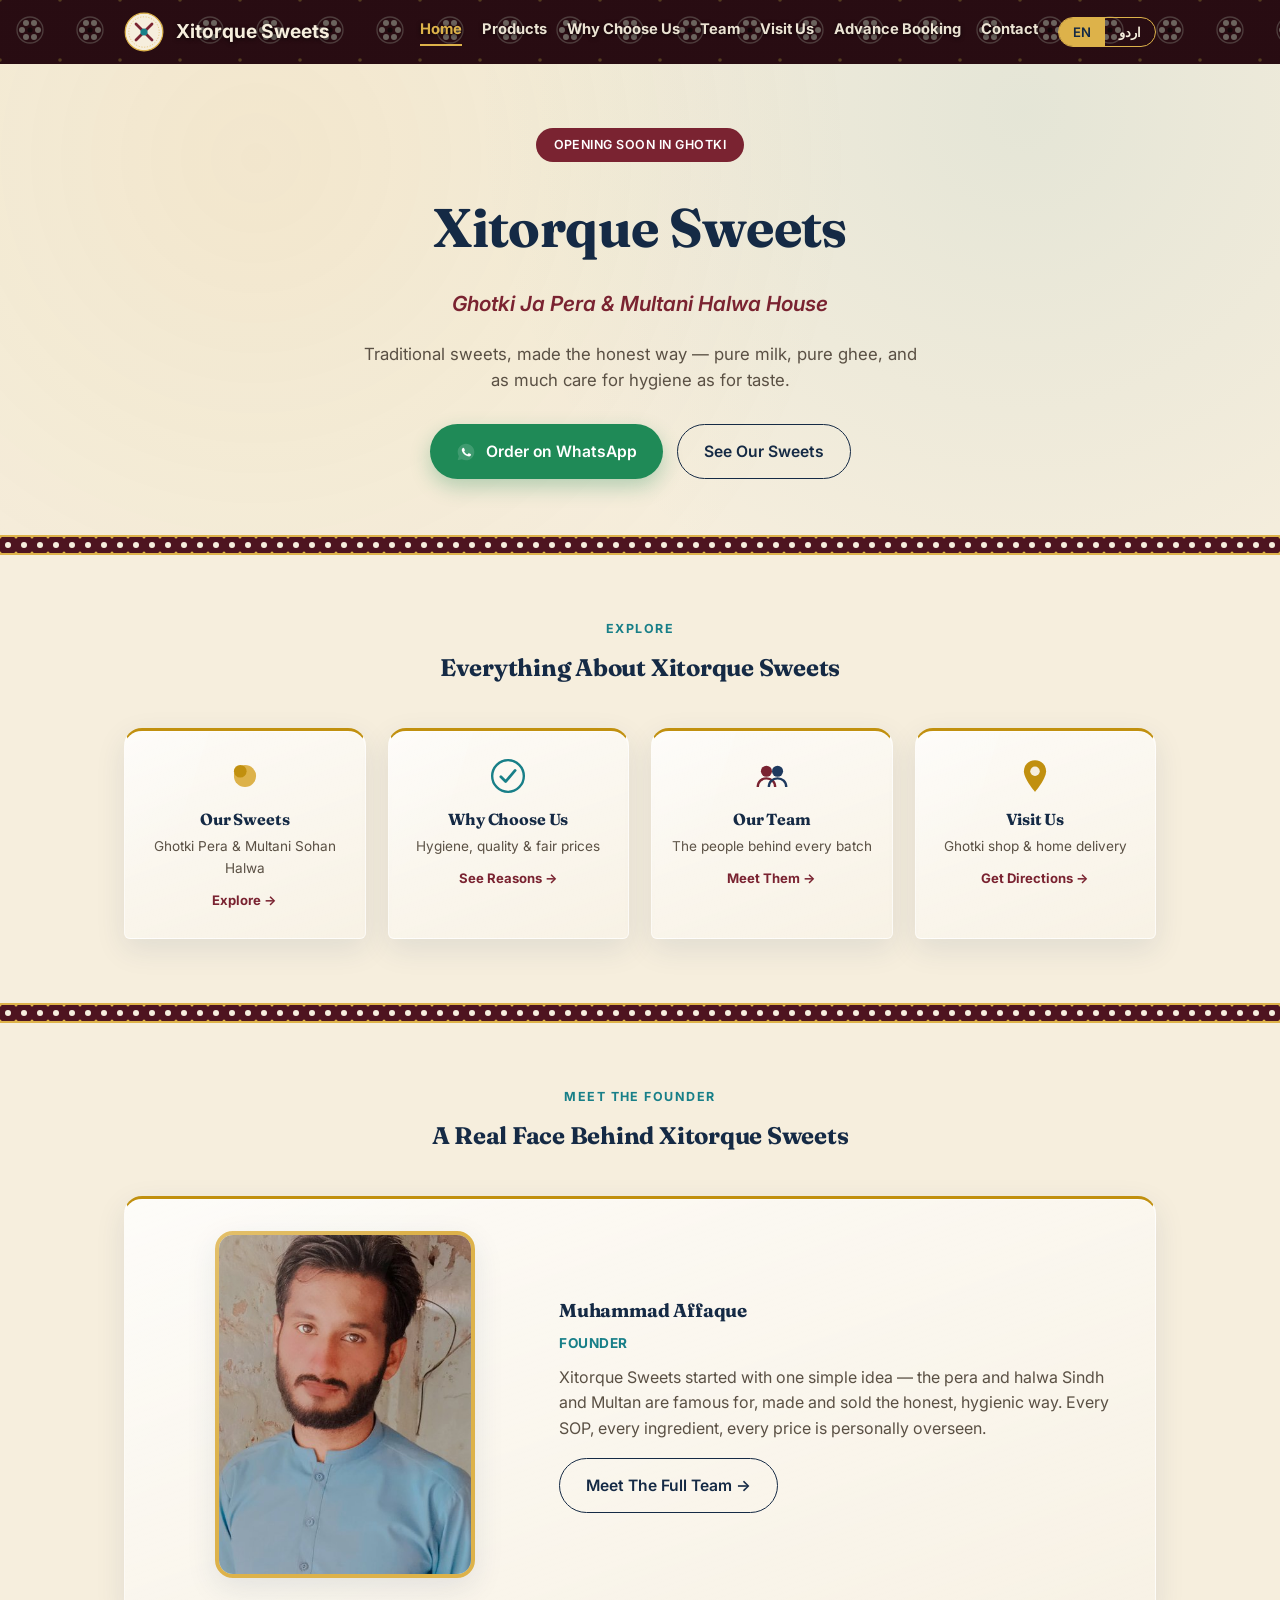
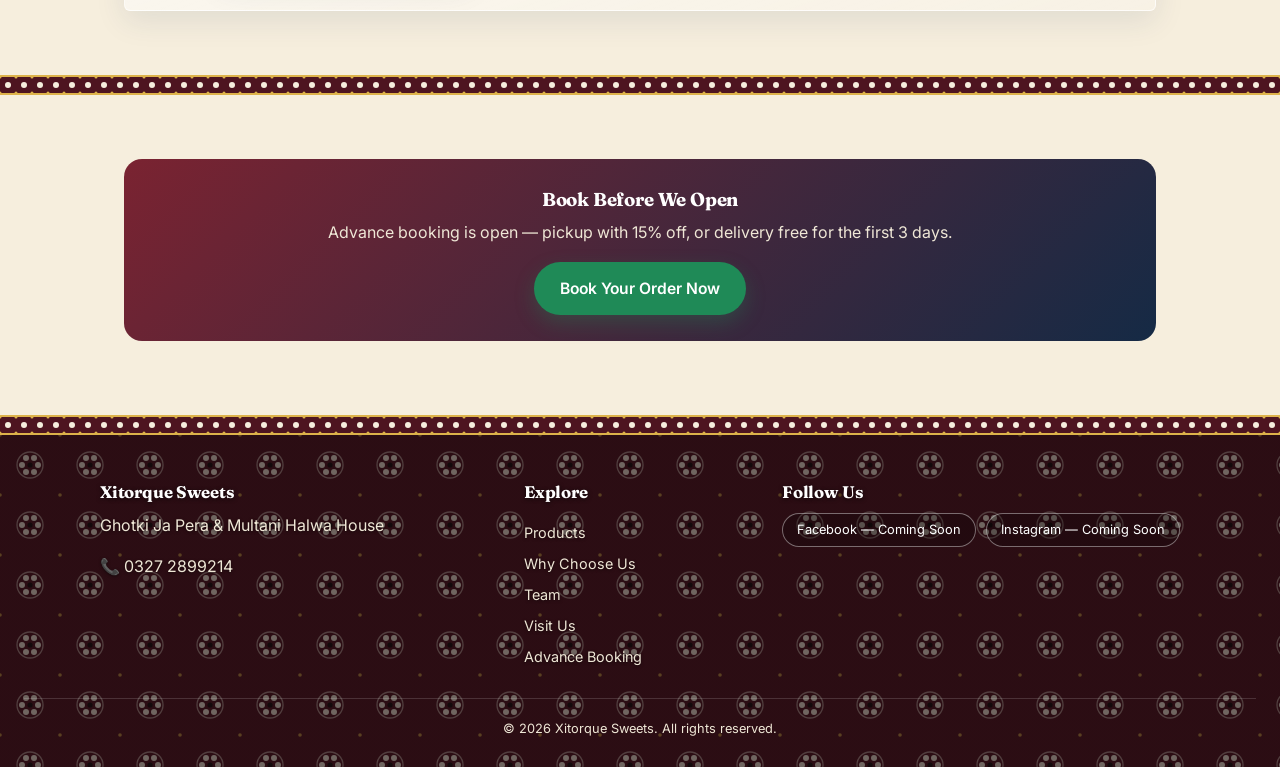
<file: index.html>
<!DOCTYPE html>
<html lang="en" dir="ltr">
<head>
<meta charset="UTF-8">
<meta name="viewport" content="width=device-width, initial-scale=1.0">
<title>Xitorque Sweets — Ghotki Ja Pera &amp; Multani Halwa House</title>
<meta name="description" content="Xitorque Sweets — premium Ghotki Pera and Multani Sohan Halwa, made fresh daily under strict hygiene SOPs. Opening soon in Ghotki.">
<link rel="preconnect" href="https://fonts.googleapis.com">
<link rel="preconnect" href="https://fonts.gstatic.com" crossorigin>
<link href="https://fonts.googleapis.com/css2?family=Fraunces:ital,wght@0,500;0,600;0,700;1,500&family=Inter:wght@400;500;600;700&family=Noto+Nastaliq+Urdu:wght@400;600;700&display=swap" rel="stylesheet">
<link rel="stylesheet" href="styles.css">
</head>
<body>

<header class="site-header">
  <div class="header-inner">
    <a href="index.html" class="brand">
      <svg class="logo-mark" viewBox="0 0 100 100" aria-hidden="true">
        <circle cx="50" cy="50" r="47" fill="var(--ivory)" stroke="var(--gold-soft)" stroke-width="3"/>
        <circle cx="50" cy="50" r="38" fill="none" stroke="var(--gold-soft)" stroke-width="1.5" stroke-dasharray="3 4"/>
        <path d="M30 30 L70 70 M70 30 L30 70" stroke="var(--maroon)" stroke-width="7" stroke-linecap="round"/>
        <circle cx="50" cy="50" r="9" fill="var(--turquoise)"/>
      </svg>
      <p class="brand-name">Xitorque Sweets</p>
    </a>
    <button class="nav-toggle" id="nav-toggle" aria-label="Toggle menu" onclick="toggleNav()">
      <svg width="26" height="26" viewBox="0 0 24 24" fill="none"><path d="M3 6h18M3 12h18M3 18h18" stroke="#F6EEDD" stroke-width="2" stroke-linecap="round"/></svg>
    </button>
    <nav class="nav-links" id="nav-links">
      <a href="index.html" data-en="Home" data-ur="ہوم" class="active">Home</a>
      <a href="products.html" data-en="Products" data-ur="مصنوعات">Products</a>
      <a href="why-choose-us.html" data-en="Why Choose Us" data-ur="ہمیں کیوں چنیں">Why Choose Us</a>
      <a href="team.html" data-en="Team" data-ur="ٹیم">Team</a>
      <a href="visit-us.html" data-en="Visit Us" data-ur="ہم سے ملیں">Visit Us</a>
      <a href="advance-booking.html" data-en="Advance Booking" data-ur="ایڈوانس بکنگ">Advance Booking</a>
      <a href="contact.html" data-en="Contact" data-ur="رابطہ">Contact</a>
      <div class="lang-toggle" role="group" aria-label="Language toggle">
        <button type="button" id="btn-en" class="active" onclick="setLang('en')">EN</button>
        <button type="button" id="btn-ur" onclick="setLang('ur')">اردو</button>
      </div>
    </nav>
  </div>
</header>

<section class="hero">
  <span class="ribbon" data-en="Opening Soon in Ghotki" data-ur="جلد گھوٹکی میں شروع ہو رہا ہے"></span>
  <h1 data-en="Xitorque Sweets" data-ur="Xitorque Sweets"></h1>
  <p class="tagline" data-en="Ghotki Ja Pera &amp; Multani Halwa House" data-ur="گھوٹکی جا پیرا اور ملتانی حلوہ ہاؤس"></p>
  <p class="lede" data-en="Traditional sweets, made the honest way — pure milk, pure ghee, and as much care for hygiene as for taste."
     data-ur="روایتی مٹھائیاں، ایمانداری کے ساتھ تیار — خالص دودھ، خالص گھی، اور ذائقے جتنا ہی خیال صفائی کا۔"></p>
  <div class="cta-row">
    <a class="btn btn-whatsapp" href="https://wa.me/923272899214" target="_blank" rel="noopener">
      <svg width="20" height="20" viewBox="0 0 24 24" fill="none" aria-hidden="true"><path d="M12 2C6.48 2 2 6.48 2 12c0 1.85.5 3.58 1.36 5.07L2 22l5.09-1.33A9.94 9.94 0 0 0 12 22c5.52 0 10-4.48 10-10S17.52 2 12 2z" fill="#fff" fill-opacity="0.15"/><path d="M17.47 14.38c-.27-.14-1.6-.79-1.85-.88-.25-.09-.43-.14-.62.14-.18.27-.71.88-.87 1.06-.16.18-.32.2-.6.07-.27-.14-1.15-.42-2.19-1.35-.81-.72-1.36-1.61-1.52-1.88-.16-.27-.02-.42.12-.55.12-.12.27-.32.41-.48.14-.16.18-.27.27-.45.09-.18.05-.34-.02-.48-.07-.14-.62-1.5-.85-2.06-.22-.53-.45-.46-.62-.47-.16-.01-.34-.01-.52-.01-.18 0-.48.07-.73.34-.25.27-.96.94-.96 2.29 0 1.35.98 2.65 1.12 2.83.14.18 1.93 2.95 4.68 4.14.65.28 1.16.45 1.56.58.66.21 1.25.18 1.72.11.53-.08 1.6-.65 1.82-1.29.23-.63.23-1.17.16-1.29-.07-.11-.25-.18-.52-.32z" fill="#fff"/></svg>
      <span data-en="Order on WhatsApp" data-ur="واٹس ایپ پر آرڈر کریں"></span>
    </a>
    <a class="btn btn-outline" href="products.html">
      <span data-en="See Our Sweets" data-ur="ہماری مٹھائیاں دیکھیں"></span>
    </a>
  </div>
</section>

<div class="ajrak-divider"></div>

<section id="explore">
  <div class="container">
    <div class="section-head">
      <span class="eyebrow" data-en="Explore" data-ur="مزید دیکھیں"></span>
      <h2 data-en="Everything About Xitorque Sweets" data-ur="زیتورک سویٹس کے بارے میں سب کچھ"></h2>
    </div>
    <div class="quick-grid">

      <a href="products.html" class="glass-card quick-card">
        <svg viewBox="0 0 48 48" aria-hidden="true"><circle cx="24" cy="24" r="14" fill="var(--gold-soft)"/><circle cx="18" cy="18" r="8" fill="var(--gold)"/></svg>
        <h3 data-en="Our Sweets" data-ur="ہماری مٹھائیاں"></h3>
        <p data-en="Ghotki Pera &amp; Multani Sohan Halwa" data-ur="گھوٹکی پیرا اور ملتانی سوہن حلوہ"></p>
        <span class="arrow" data-en="Explore →" data-ur="دیکھیں ←"></span>
      </a>

      <a href="why-choose-us.html" class="glass-card quick-card">
        <svg viewBox="0 0 48 48" aria-hidden="true"><circle cx="24" cy="24" r="20" fill="none" stroke="var(--turquoise)" stroke-width="3"/><path d="M15 25l6 6 12-14" stroke="var(--turquoise)" stroke-width="3.5" fill="none" stroke-linecap="round" stroke-linejoin="round"/></svg>
        <h3 data-en="Why Choose Us" data-ur="ہمیں کیوں چنیں"></h3>
        <p data-en="Hygiene, quality &amp; fair prices" data-ur="صفائی، معیار اور مناسب قیمت"></p>
        <span class="arrow" data-en="See Reasons →" data-ur="وجوہات دیکھیں ←"></span>
      </a>

      <a href="team.html" class="glass-card quick-card">
        <svg viewBox="0 0 48 48" aria-hidden="true"><circle cx="17" cy="18" r="7" fill="var(--maroon)"/><circle cx="31" cy="18" r="7" fill="var(--indigo)"/><path d="M6 38c0-7 5-11 11-11s11 4 11 11" stroke="var(--maroon)" stroke-width="3" fill="none"/><path d="M20 38c0-7 5-11 11-11s11 4 11 11" stroke="var(--indigo)" stroke-width="3" fill="none"/></svg>
        <h3 data-en="Our Team" data-ur="ہماری ٹیم"></h3>
        <p data-en="The people behind every batch" data-ur="ہر مٹھائی کے پیچھے موجود لوگ"></p>
        <span class="arrow" data-en="Meet Them →" data-ur="ملیں ←"></span>
      </a>

      <a href="visit-us.html" class="glass-card quick-card">
        <svg viewBox="0 0 48 48" aria-hidden="true"><path d="M24 4c-8 0-14 6-14 14 0 10 14 26 14 26s14-16 14-26c0-8-6-14-14-14z" fill="var(--gold)"/><circle cx="24" cy="18" r="6" fill="var(--ivory)"/></svg>
        <h3 data-en="Visit Us" data-ur="ہم سے ملیں"></h3>
        <p data-en="Ghotki shop &amp; home delivery" data-ur="گھوٹکی کی دکان اور ہوم ڈیلیوری"></p>
        <span class="arrow" data-en="Get Directions →" data-ur="تفصیل دیکھیں ←"></span>
      </a>

    </div>
  </div>
</section>

<div class="ajrak-divider"></div>

<section id="founder">
  <div class="container">
    <div class="section-head">
      <span class="eyebrow" data-en="Meet The Founder" data-ur="بانی سے ملیں"></span>
      <h2 data-en="A Real Face Behind Xitorque Sweets" data-ur="زیتورک سویٹس کے پیچھے ایک حقیقی چہرہ"></h2>
    </div>
    <div class="glass-card founder-wrap reveal" style="padding:32px;">
      <img class="founder-photo" src="photos/founder.jpg" alt="Muhammad Affaque, Founder of Xitorque Sweets">
      <div class="founder-card">
        <h3>Muhammad Affaque</h3>
        <span class="team-role" data-en="Founder" data-ur="بانی"></span>
        <p data-en="Xitorque Sweets started with one simple idea — the pera and halwa Sindh and Multan are famous for, made and sold the honest, hygienic way. Every SOP, every ingredient, every price is personally overseen."
           data-ur="زیتورک سویٹس ایک سادہ سے خیال سے شروع ہوا — سندھ اور ملتان کا مشہور پیرا اور حلوہ، ایمانداری اور صفائی کے ساتھ تیار اور فروخت کیا جائے۔ ہر SOP، ہر جزو، ہر قیمت ذاتی نگرانی میں ہے۔"></p>
        <a class="btn btn-outline" href="team.html"><span data-en="Meet The Full Team →" data-ur="پوری ٹیم سے ملیں ←"></span></a>
      </div>
    </div>
  </div>
</section>

<div class="ajrak-divider"></div>

<section id="promo">
  <div class="container">
    <div class="promo-banner reveal">
      <h3 data-en="Book Before We Open" data-ur="کھلنے سے پہلے بک کریں"></h3>
      <p data-en="Advance booking is open — pickup with 15% off, or delivery free for the first 3 days." data-ur="ایڈوانس بکنگ اب کھلی ہے — پک اپ پر 15% رعایت، یا پہلے 3 دن مفت ڈیلیوری۔"></p>
      <a class="btn btn-whatsapp" href="advance-booking.html"><span data-en="Book Your Order Now" data-ur="ابھی اپنا آرڈر بک کریں"></span></a>
    </div>
  </div>
</section>

<div class="ajrak-divider"></div>

<footer>
  <div class="footer-inner">
    <div>
      <h3>Xitorque Sweets</h3>
      <p data-en="Ghotki Ja Pera &amp; Multani Halwa House" data-ur="گھوٹکی جا پیرا اور ملتانی حلوہ ہاؤس"></p>
      <p>📞 0327 2899214</p>
    </div>
    <div class="footer-nav">
      <h3 data-en="Explore" data-ur="مزید دیکھیں"></h3>
      <a href="products.html" data-en="Products" data-ur="مصنوعات"></a>
      <a href="why-choose-us.html" data-en="Why Choose Us" data-ur="ہمیں کیوں چنیں"></a>
      <a href="team.html" data-en="Team" data-ur="ٹیم"></a>
      <a href="visit-us.html" data-en="Visit Us" data-ur="ہم سے ملیں"></a>
    <a href="advance-booking.html" data-en="Advance Booking" data-ur="ایڈوانس بکنگ"></a>
    </div>
    <div>
      <h3 data-en="Follow Us" data-ur="ہمیں فالو کریں"></h3>
      <div class="footer-social">
        <span class="social-pill" data-en="Facebook — Coming Soon" data-ur="فیس بک — جلد آ رہا ہے"></span>
        <span class="social-pill" data-en="Instagram — Coming Soon" data-ur="انسٹاگرام — جلد آ رہا ہے"></span>
      </div>
    </div>
  </div>
  <div class="footer-bottom">
    <span data-en="© 2026 Xitorque Sweets. All rights reserved." data-ur="© 2026 Xitorque Sweets — جملہ حقوق محفوظ ہیں۔"></span>
  </div>
</footer>

<script src="script.js"></script>
</body>
</html>
</file>
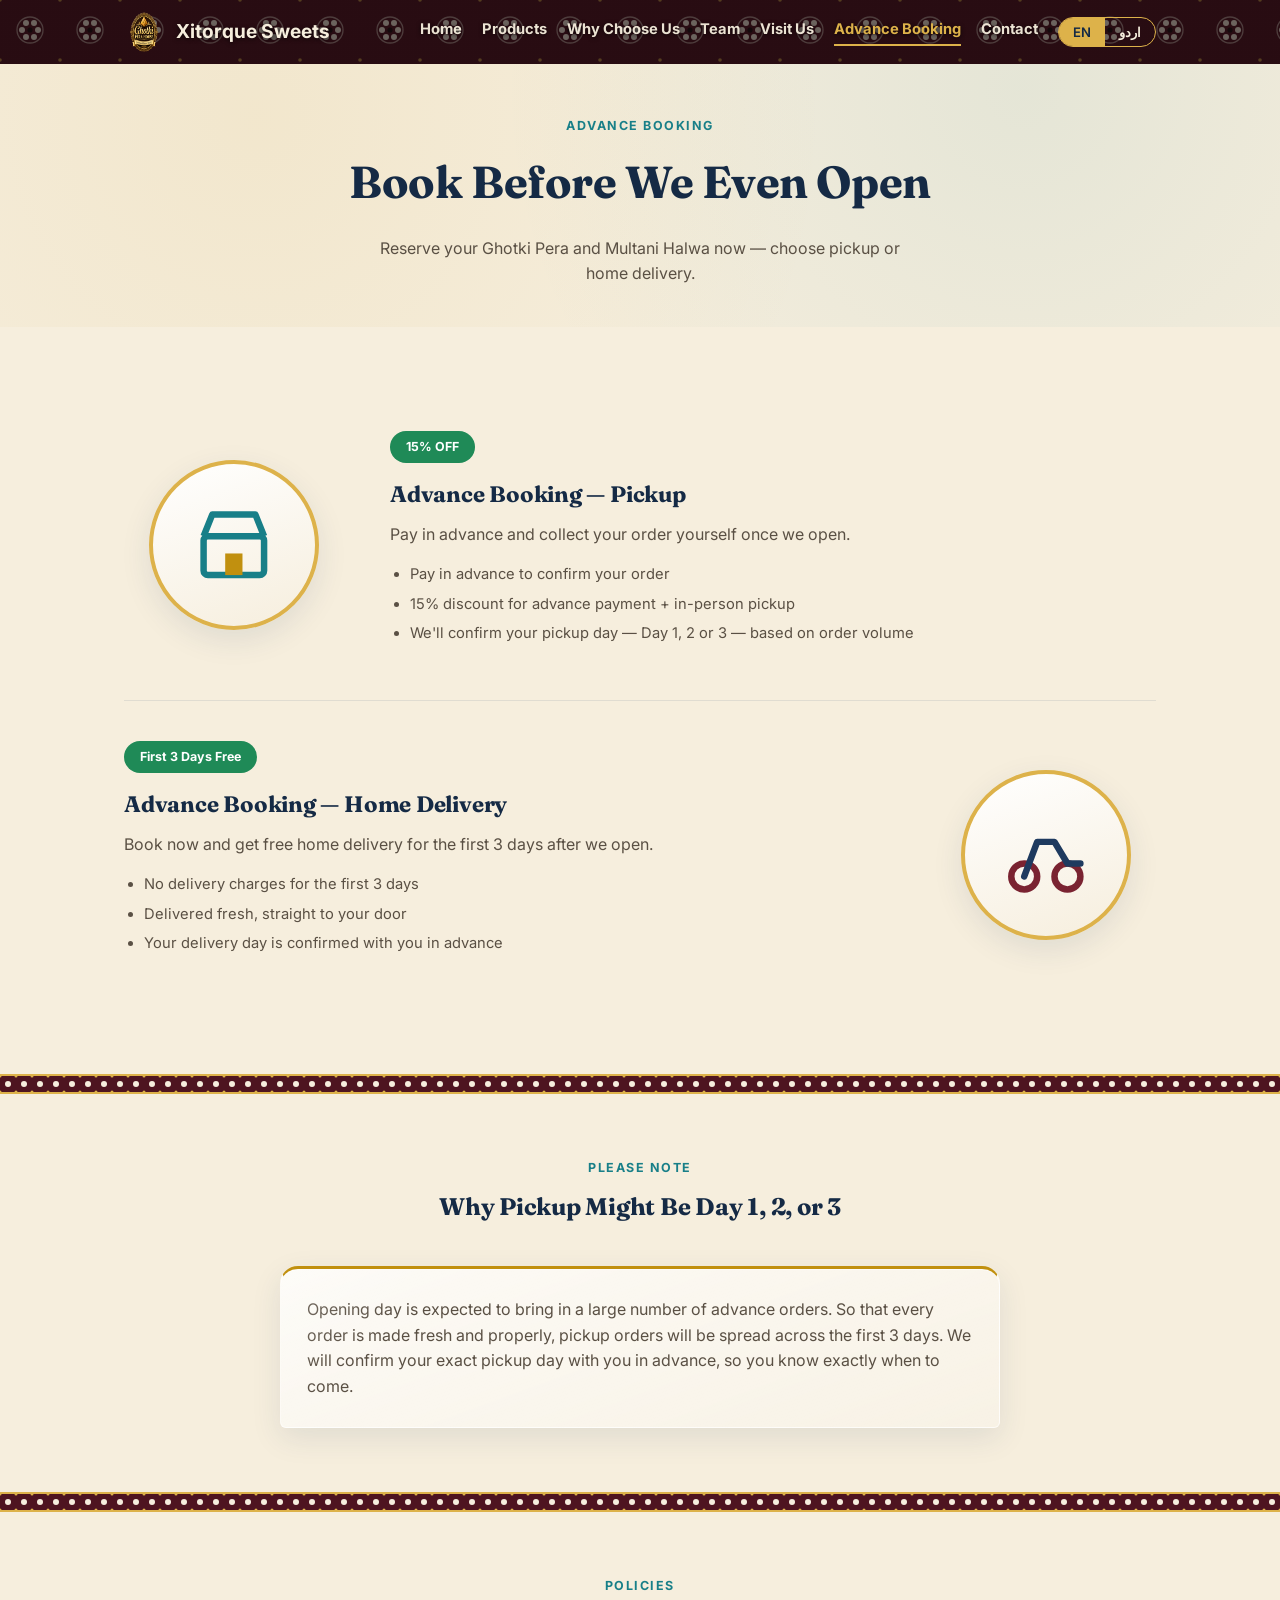
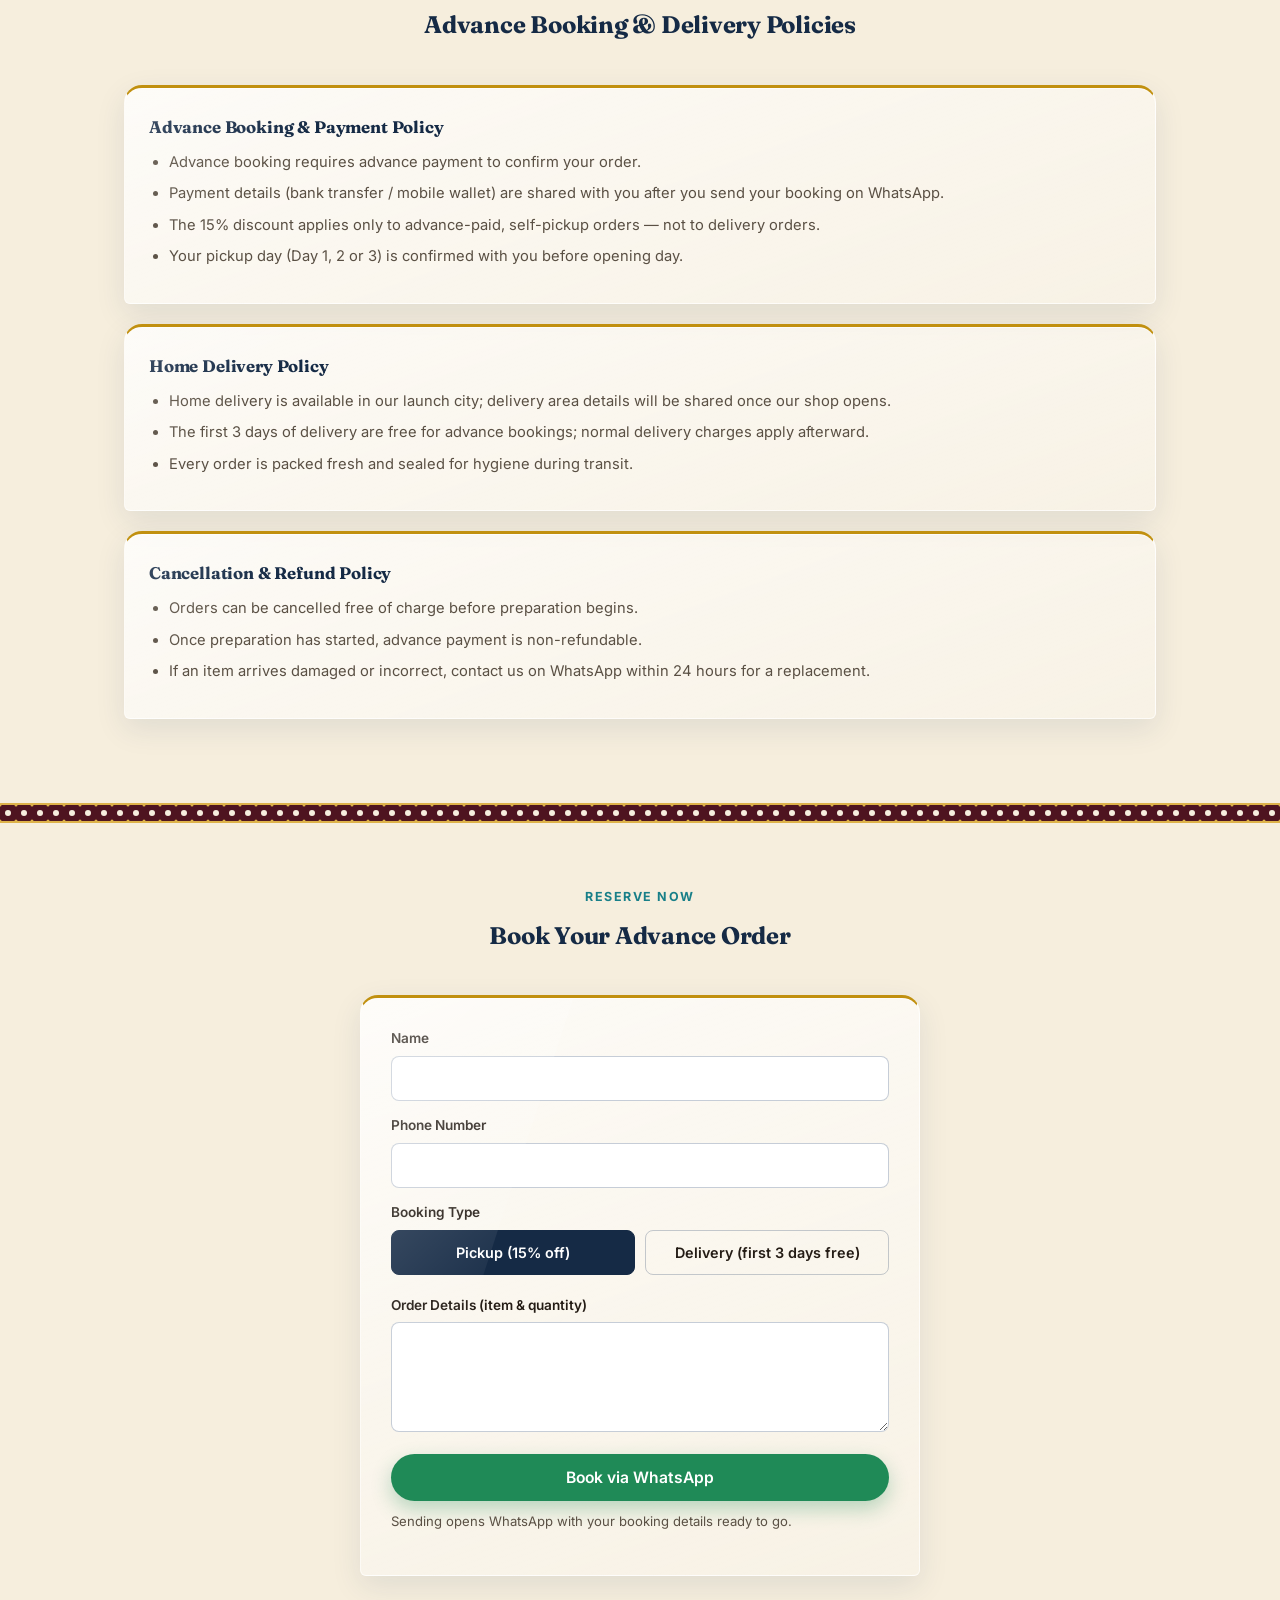
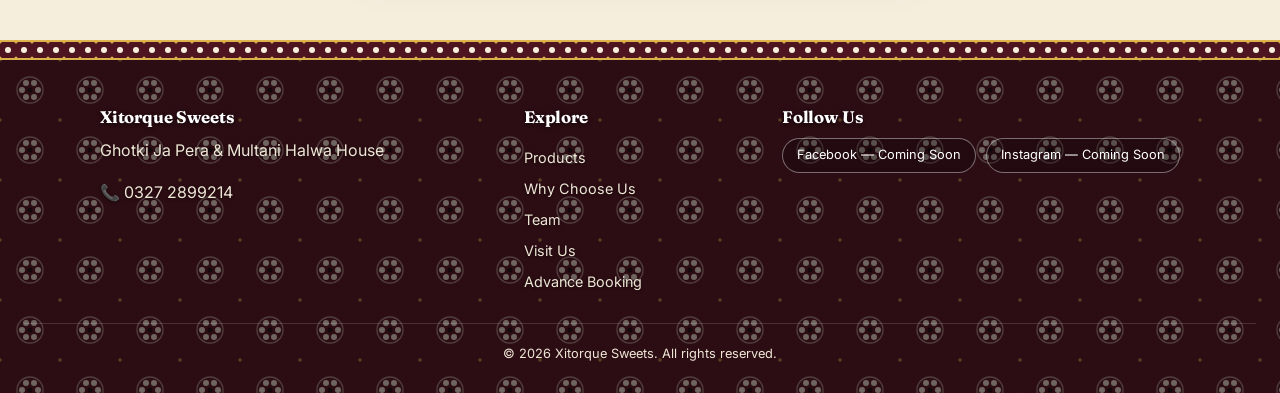
<file: advance-booking.html>
<!DOCTYPE html>
<html lang="en" dir="ltr">
<head>
<meta charset="UTF-8">
<meta name="viewport" content="width=device-width, initial-scale=1.0">
<title>Advance Booking — Xitorque Sweets</title>
<meta name="description" content="Book your Ghotki Pera and Multani Halwa in advance — pickup with 15% off, or home delivery free for the first 3 days.">
<link rel="icon" type="image/png" href="photos/favicon.png">
<link rel="apple-touch-icon" href="photos/favicon.png">
<link rel="preconnect" href="https://fonts.googleapis.com">
<link rel="preconnect" href="https://fonts.gstatic.com" crossorigin>
<link href="https://fonts.googleapis.com/css2?family=Fraunces:ital,wght@0,500;0,600;0,700;1,500&family=Inter:wght@400;500;600;700&family=Noto+Nastaliq+Urdu:wght@400;600;700&display=swap" rel="stylesheet">
<link rel="stylesheet" href="styles.css">
</head>
<body>

<header class="site-header">
  <div class="header-inner">
    <a href="index.html" class="brand">
      <img src="photos/logo.png" alt="Xitorque Sweets Logo" class="logo-mark" style="border-radius:50%;background:transparent;">
      <p class="brand-name">Xitorque Sweets</p>
    </a>
    <button class="nav-toggle" id="nav-toggle" aria-label="Toggle menu" onclick="toggleNav()">
      <svg width="26" height="26" viewBox="0 0 24 24" fill="none"><path d="M3 6h18M3 12h18M3 18h18" stroke="#F6EEDD" stroke-width="2" stroke-linecap="round"/></svg>
    </button>
    <nav class="nav-links" id="nav-links">
      <a href="index.html" data-en="Home" data-ur="ہوم">Home</a>
      <a href="products.html" data-en="Products" data-ur="مصنوعات">Products</a>
      <a href="why-choose-us.html" data-en="Why Choose Us" data-ur="ہمیں کیوں چنیں">Why Choose Us</a>
      <a href="team.html" data-en="Team" data-ur="ٹیم">Team</a>
      <a href="visit-us.html" data-en="Visit Us" data-ur="ہم سے ملیں">Visit Us</a>
      <a href="advance-booking.html" data-en="Advance Booking" data-ur="ایڈوانس بکنگ" class="active">Advance Booking</a>
      <a href="contact.html" data-en="Contact" data-ur="رابطہ">Contact</a>
      <div class="lang-toggle" role="group" aria-label="Language toggle">
        <button type="button" id="btn-en" class="active" onclick="setLang('en')">EN</button>
        <button type="button" id="btn-ur" onclick="setLang('ur')">اردو</button>
      </div>
    </nav>
  </div>
</header>

<section class="page-hero">
  <span class="eyebrow" data-en="Advance Booking" data-ur="ایڈوانس بکنگ"></span>
  <h1 data-en="Book Before We Even Open" data-ur="کھلنے سے پہلے ہی بک کریں"></h1>
  <p class="lede" data-en="Reserve your Ghotki Pera and Multani Halwa now — choose pickup or home delivery."
     data-ur="ابھی اپنا گھوٹکی پیرا اور ملتانی حلوہ محفوظ کریں — پک اپ یا ہوم ڈیلیوری میں سے کوئی ایک منتخب کریں۔"></p>
</section>

<section>
  <div class="container">

    <div class="feature-row reveal">
      <div class="feature-media">
        <div class="feature-media-frame">
          <svg viewBox="0 0 48 48" aria-hidden="true"><rect x="10" y="20" width="28" height="18" rx="2" fill="none" stroke="var(--turquoise)" stroke-width="3"/><path d="M10 20l4-10h20l4 10" fill="none" stroke="var(--turquoise)" stroke-width="3" stroke-linejoin="round"/><rect x="20" y="28" width="8" height="10" fill="var(--gold)"/></svg>
        </div>
      </div>
      <div class="feature-text">
        <span class="booking-badge" data-en="15% OFF" data-ur="15% رعایت"></span>
        <h3 data-en="Advance Booking — Pickup" data-ur="ایڈوانس بکنگ — پک اپ"></h3>
        <p data-en="Pay in advance and collect your order yourself once we open." data-ur="ایڈوانس ادائیگی کریں اور کھلنے کے بعد خود اپنا آرڈر لینے آئیں۔"></p>
        <ul class="booking-list">
          <li data-en="Pay in advance to confirm your order" data-ur="آرڈر کنفرم کرنے کے لیے ایڈوانس ادائیگی"></li>
          <li data-en="15% discount for advance payment + in-person pickup" data-ur="ایڈوانس ادائیگی اور خود آ کر لینے پر 15% رعایت"></li>
          <li data-en="We'll confirm your pickup day — Day 1, 2 or 3 — based on order volume" data-ur="آپ کا پک اپ دن بتایا جائے گا — پہلا، دوسرا یا تیسرا — آرڈرز کی تعداد کے مطابق"></li>
        </ul>
      </div>
    </div>

    <div class="feature-row reverse reveal">
      <div class="feature-media">
        <div class="feature-media-frame">
          <svg viewBox="0 0 48 48" aria-hidden="true"><circle cx="14" cy="34" r="6" fill="none" stroke="var(--maroon)" stroke-width="3"/><circle cx="34" cy="34" r="6" fill="none" stroke="var(--maroon)" stroke-width="3"/><path d="M14 34l6-16h8l6 10h6" fill="none" stroke="var(--indigo)" stroke-width="3" stroke-linecap="round" stroke-linejoin="round"/></svg>
        </div>
      </div>
      <div class="feature-text">
        <span class="booking-badge" style="background:var(--whatsapp);" data-en="First 3 Days Free" data-ur="پہلے 3 دن مفت"></span>
        <h3 data-en="Advance Booking — Home Delivery" data-ur="ایڈوانس بکنگ — ہوم ڈیلیوری"></h3>
        <p data-en="Book now and get free home delivery for the first 3 days after we open." data-ur="ابھی بک کریں اور کھلنے کے بعد پہلے 3 دن مفت ہوم ڈیلیوری حاصل کریں۔"></p>
        <ul class="booking-list">
          <li data-en="No delivery charges for the first 3 days" data-ur="پہلے 3 دن کوئی ڈیلیوری چارج نہیں"></li>
          <li data-en="Delivered fresh, straight to your door" data-ur="تازہ، براہ راست آپ کے گھر تک"></li>
          <li data-en="Your delivery day is confirmed with you in advance" data-ur="ڈیلیوری کا دن پہلے سے آپ کو بتا دیا جائے گا"></li>
        </ul>
      </div>
    </div>

  </div>
</section>

<div class="ajrak-divider"></div>

<section>
  <div class="container">
    <div class="section-head">
      <span class="eyebrow" data-en="Please Note" data-ur="براہ کرم نوٹ کریں"></span>
      <h2 data-en="Why Pickup Might Be Day 1, 2, or 3" data-ur="پک اپ پہلے، دوسرے یا تیسرے دن کیوں ہو سکتا ہے"></h2>
    </div>
    <div class="glass-card reveal" style="max-width:720px;margin:0 auto;padding:28px 26px;">
      <p style="margin-bottom:0;" data-en="Opening day is expected to bring in a large number of advance orders. So that every order is made fresh and properly, pickup orders will be spread across the first 3 days. We will confirm your exact pickup day with you in advance, so you know exactly when to come."
         data-ur="کھلنے کے دن بہت زیادہ ایڈوانس آرڈرز آنے کی توقع ہے۔ ہر آرڈر تازہ اور صحیح طریقے سے تیار ہو سکے اس کے لیے پک اپ آرڈرز پہلے 3 دنوں میں تقسیم کیے جائیں گے۔ آپ کا صحیح پک اپ دن پہلے سے بتا دیا جائے گا — تاکہ آپ کو معلوم ہو کب آنا ہے۔"></p>
    </div>
  </div>
</section>

<div class="ajrak-divider"></div>

<section>
  <div class="container">
    <div class="section-head">
      <span class="eyebrow" data-en="Policies" data-ur="پالیسیاں"></span>
      <h2 data-en="Advance Booking &amp; Delivery Policies" data-ur="ایڈوانس بکنگ اور ڈیلیوری پالیسیاں"></h2>
    </div>

    <div class="glass-card policy-block reveal">
      <h3 data-en="Advance Booking &amp; Payment Policy" data-ur="ایڈوانس بکنگ اور ادائیگی پالیسی"></h3>
      <ul>
        <li data-en="Advance booking requires advance payment to confirm your order." data-ur="آرڈر کنفرم کرنے کے لیے ایڈوانس بکنگ پر ایڈوانس ادائیگی لازمی ہے۔"></li>
        <li data-en="Payment details (bank transfer / mobile wallet) are shared with you after you send your booking on WhatsApp." data-ur="ادائیگی کی تفصیلات (بینک ٹرانسفر / موبائل والیٹ) واٹس ایپ پر بکنگ بھیجنے کے بعد آپ کو بتا دی جاتی ہیں۔"></li>
        <li data-en="The 15% discount applies only to advance-paid, self-pickup orders — not to delivery orders." data-ur="15% رعایت صرف ایڈوانس ادائیگی اور خود پک اپ کرنے والے آرڈرز پر لاگو ہوتی ہے — ڈیلیوری آرڈرز پر نہیں۔"></li>
        <li data-en="Your pickup day (Day 1, 2 or 3) is confirmed with you before opening day." data-ur="آپ کا پک اپ دن (پہلا، دوسرا یا تیسرا) کھلنے سے پہلے کنفرم کر دیا جاتا ہے۔"></li>
      </ul>
    </div>

    <div class="glass-card policy-block reveal">
      <h3 data-en="Home Delivery Policy" data-ur="ہوم ڈیلیوری پالیسی"></h3>
      <ul>
        <li data-en="Home delivery is available in our launch city; delivery area details will be shared once our shop opens." data-ur="ہوم ڈیلیوری لانچ سٹی میں دستیاب ہوگی؛ ڈیلیوری ایریا کی تفصیلات دکان کھلنے کے بعد بتائی جائیں گی۔"></li>
        <li data-en="The first 3 days of delivery are free for advance bookings; normal delivery charges apply afterward." data-ur="ایڈوانس بکنگ پر پہلے 3 دن ڈیلیوری مفت ہے؛ اس کے بعد معمول کے ڈیلیوری چارجز لاگو ہوں گے۔"></li>
        <li data-en="Every order is packed fresh and sealed for hygiene during transit." data-ur="ہر آرڈر صفائی کو مدنظر رکھتے ہوئے تازہ اور سیل بند پیک کیا جاتا ہے۔"></li>
      </ul>
    </div>

    <div class="glass-card policy-block reveal">
      <h3 data-en="Cancellation &amp; Refund Policy" data-ur="منسوخی اور رقم واپسی کی پالیسی"></h3>
      <ul>
        <li data-en="Orders can be cancelled free of charge before preparation begins." data-ur="تیاری شروع ہونے سے پہلے آرڈر بغیر کسی چارج کے منسوخ کیا جا سکتا ہے۔"></li>
        <li data-en="Once preparation has started, advance payment is non-refundable." data-ur="تیاری شروع ہونے کے بعد ایڈوانس ادائیگی واپس نہیں کی جائے گی۔"></li>
        <li data-en="If an item arrives damaged or incorrect, contact us on WhatsApp within 24 hours for a replacement." data-ur="اگر کوئی آئٹم خراب یا غلط پہنچے تو تبدیلی کے لیے 24 گھنٹوں کے اندر واٹس ایپ پر رابطہ کریں۔"></li>
      </ul>
    </div>
  </div>
</section>

<div class="ajrak-divider"></div>

<section>
  <div class="container">
    <div class="section-head">
      <span class="eyebrow" data-en="Reserve Now" data-ur="ابھی محفوظ کریں"></span>
      <h2 data-en="Book Your Advance Order" data-ur="اپنا ایڈوانس آرڈر بک کریں"></h2>
    </div>
    <div class="glass-card contact-card reveal" style="max-width:560px;margin:0 auto;">
      <form id="booking-form">
        <div>
          <label for="b-name" data-en="Name" data-ur="نام"></label>
          <input type="text" id="b-name" required>
        </div>
        <div>
          <label for="b-phone" data-en="Phone Number" data-ur="فون نمبر"></label>
          <input type="tel" id="b-phone" required>
        </div>
        <div>
          <label data-en="Booking Type" data-ur="بکنگ کی قسم"></label>
          <div class="type-toggle">
            <input type="radio" name="booking-type" id="type-pickup" value="Pickup (15% off, advance paid)" checked>
            <label for="type-pickup" data-en="Pickup (15% off)" data-ur="پک اپ (15% رعایت)"></label>
            <input type="radio" name="booking-type" id="type-delivery" value="Home Delivery (first 3 days free)">
            <label for="type-delivery" data-en="Delivery (first 3 days free)" data-ur="ڈیلیوری (پہلے 3 دن مفت)"></label>
          </div>
        </div>
        <div>
          <label for="b-order" data-en="Order Details (item &amp; quantity)" data-ur="آرڈر کی تفصیل (آئٹم اور مقدار)"></label>
          <textarea id="b-order" required></textarea>
        </div>
        <button type="submit" class="btn btn-whatsapp">
          <span data-en="Book via WhatsApp" data-ur="واٹس ایپ کے ذریعے بک کریں"></span>
        </button>
        <p class="form-note" data-en="Sending opens WhatsApp with your booking details ready to go." data-ur="بھیجنے پر واٹس ایپ کھل جائے گا اور آپ کی بکنگ کی تفصیلات تیار ہوں گی۔"></p>
      </form>
    </div>
  </div>
</section>

<div class="ajrak-divider"></div>

<footer>
  <div class="footer-inner">
    <div>
      <h3>Xitorque Sweets</h3>
      <p data-en="Ghotki Ja Pera &amp; Multani Halwa House" data-ur="گھوٹکی جا پیرا اور ملتانی حلوہ ہاؤس"></p>
      <p>📞 0327 2899214</p>
    </div>
    <div class="footer-nav">
      <h3 data-en="Explore" data-ur="مزید دیکھیں"></h3>
      <a href="products.html" data-en="Products" data-ur="مصنوعات"></a>
      <a href="why-choose-us.html" data-en="Why Choose Us" data-ur="ہمیں کیوں چنیں"></a>
      <a href="team.html" data-en="Team" data-ur="ٹیم"></a>
      <a href="visit-us.html" data-en="Visit Us" data-ur="ہم سے ملیں"></a>
      <a href="advance-booking.html" data-en="Advance Booking" data-ur="ایڈوانس بکنگ"></a>
    </div>
    <div>
      <h3 data-en="Follow Us" data-ur="ہمیں فالو کریں"></h3>
      <div class="footer-social">
        <span class="social-pill" data-en="Facebook — Coming Soon" data-ur="فیس بک — جلد آ رہا ہے"></span>
        <span class="social-pill" data-en="Instagram — Coming Soon" data-ur="انسٹاگرام — جلد آ رہا ہے"></span>
      </div>
    </div>
  </div>
  <div class="footer-bottom">
    <span data-en="© 2026 Xitorque Sweets. All rights reserved." data-ur="© 2026 Xitorque Sweets — جملہ حقوق محفوظ ہیں۔"></span>
  </div>
</footer>

<script src="script.js"></script>
</body>
</html>
</file>
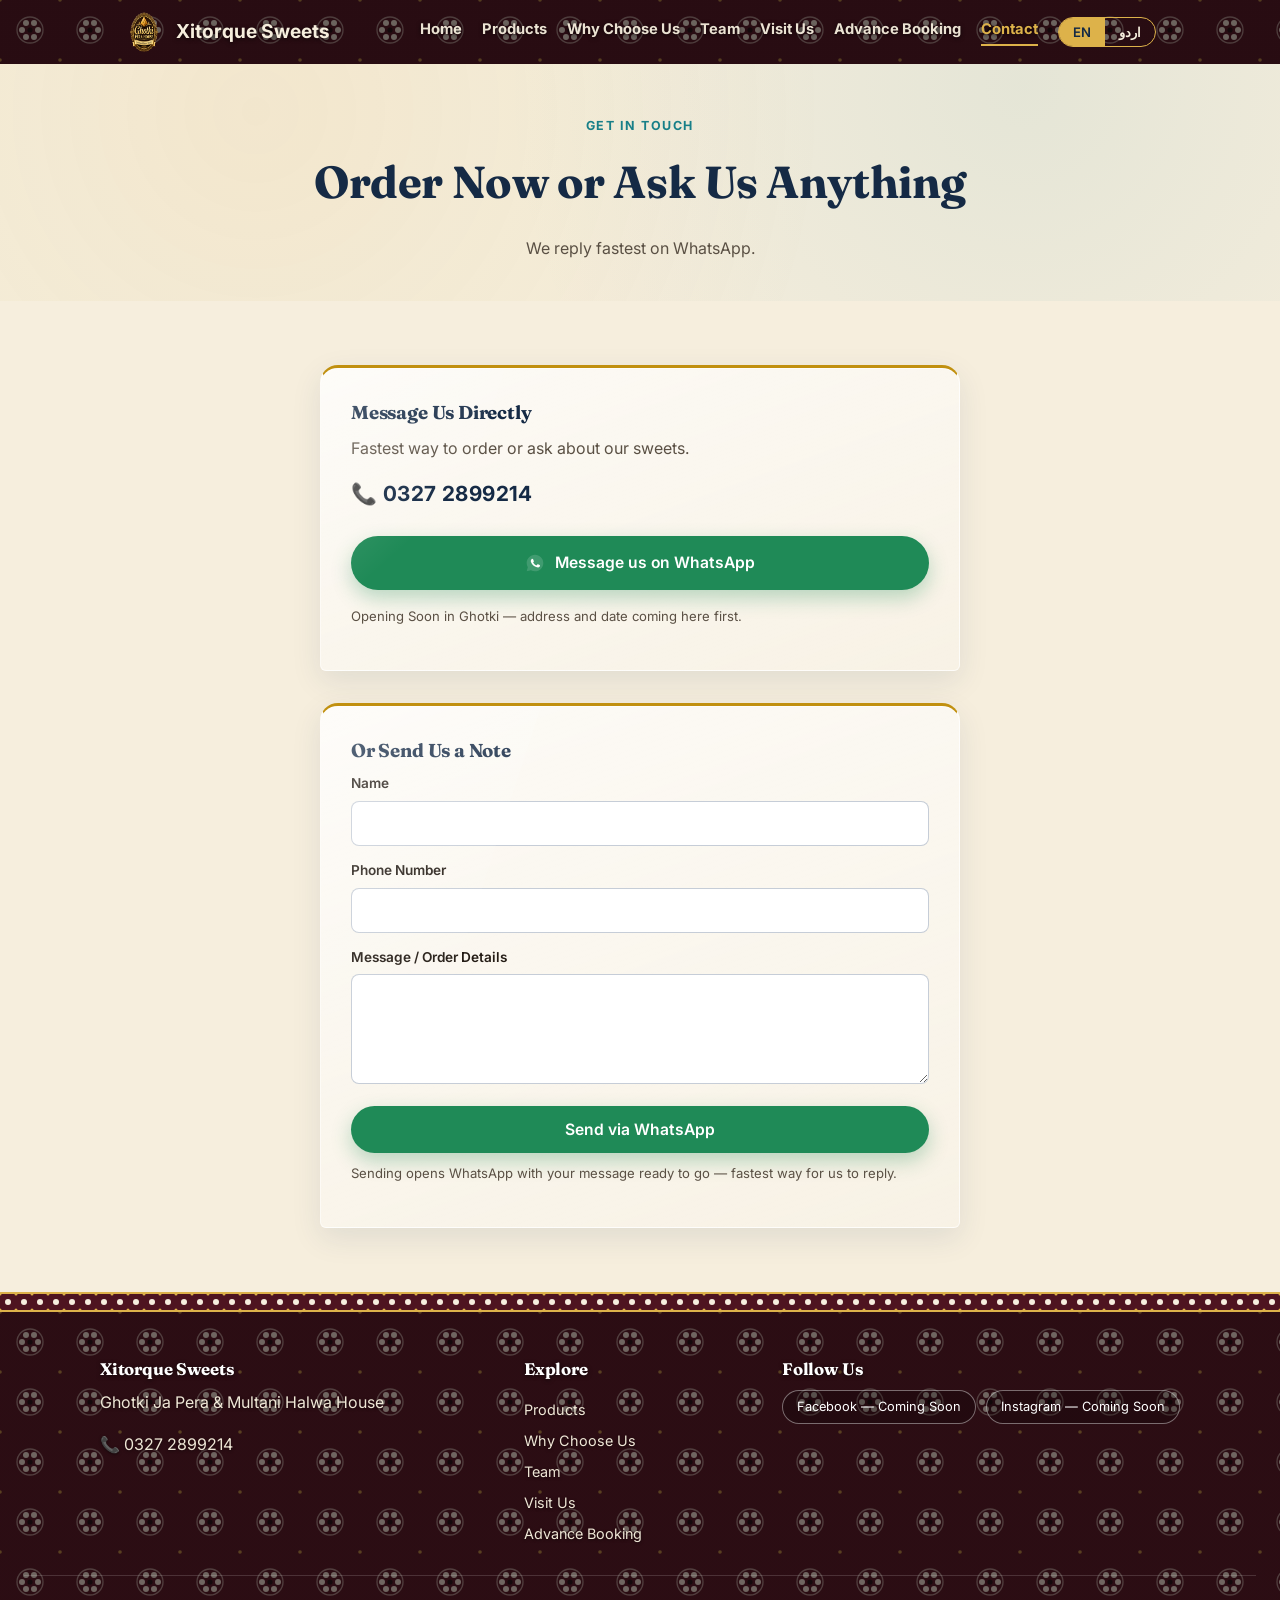
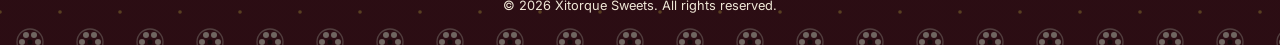
<file: contact.html>
<!DOCTYPE html>
<html lang="en" dir="ltr">
<head>
<meta charset="UTF-8">
<meta name="viewport" content="width=device-width, initial-scale=1.0">
<title>Contact Us — Xitorque Sweets</title>
<meta name="description" content="Order or get in touch with Xitorque Sweets via WhatsApp or the contact form.">
<link rel="icon" type="image/png" href="photos/favicon.png">
<link rel="apple-touch-icon" href="photos/favicon.png">
<link rel="preconnect" href="https://fonts.googleapis.com">
<link rel="preconnect" href="https://fonts.gstatic.com" crossorigin>
<link href="https://fonts.googleapis.com/css2?family=Fraunces:ital,wght@0,500;0,600;0,700;1,500&family=Inter:wght@400;500;600;700&family=Noto+Nastaliq+Urdu:wght@400;600;700&display=swap" rel="stylesheet">
<link rel="stylesheet" href="styles.css">
</head>
<body>

<header class="site-header">
  <div class="header-inner">
    <a href="index.html" class="brand">
      <img src="photos/logo.png" alt="Xitorque Sweets Logo" class="logo-mark" style="border-radius:50%;background:transparent;">
      <p class="brand-name">Xitorque Sweets</p>
    </a>
    <button class="nav-toggle" id="nav-toggle" aria-label="Toggle menu" onclick="toggleNav()">
      <svg width="26" height="26" viewBox="0 0 24 24" fill="none"><path d="M3 6h18M3 12h18M3 18h18" stroke="#F6EEDD" stroke-width="2" stroke-linecap="round"/></svg>
    </button>
    <nav class="nav-links" id="nav-links">
      <a href="index.html" data-en="Home" data-ur="ہوم">Home</a>
      <a href="products.html" data-en="Products" data-ur="مصنوعات">Products</a>
      <a href="why-choose-us.html" data-en="Why Choose Us" data-ur="ہمیں کیوں چنیں">Why Choose Us</a>
      <a href="team.html" data-en="Team" data-ur="ٹیم">Team</a>
      <a href="visit-us.html" data-en="Visit Us" data-ur="ہم سے ملیں">Visit Us</a>
      <a href="advance-booking.html" data-en="Advance Booking" data-ur="ایڈوانس بکنگ">Advance Booking</a>
      <a href="contact.html" data-en="Contact" data-ur="رابطہ" class="active">Contact</a>
      <div class="lang-toggle" role="group" aria-label="Language toggle">
        <button type="button" id="btn-en" class="active" onclick="setLang('en')">EN</button>
        <button type="button" id="btn-ur" onclick="setLang('ur')">اردو</button>
      </div>
    </nav>
  </div>
</header>

<section class="page-hero">
  <span class="eyebrow" data-en="Get In Touch" data-ur="رابطہ کریں"></span>
  <h1 data-en="Order Now or Ask Us Anything" data-ur="ابھی آرڈر کریں یا کچھ بھی پوچھیں"></h1>
  <p class="lede" data-en="We reply fastest on WhatsApp." data-ur="واٹس ایپ پر ہم سب سے تیز جواب دیتے ہیں۔"></p>
</section>

<section>
  <div class="container">
    <div class="contact-wrap">

      <div class="glass-card contact-card reveal">
        <h3 data-en="Message Us Directly" data-ur="براہ راست پیغام بھیجیں"></h3>
        <p data-en="Fastest way to order or ask about our sweets." data-ur="آرڈر کرنے یا کچھ پوچھنے کا سب سے تیز طریقہ۔"></p>
        <p class="contact-number">📞 0327 2899214</p>
        <a class="btn btn-whatsapp" href="https://wa.me/923272899214" target="_blank" rel="noopener">
          <svg width="20" height="20" viewBox="0 0 24 24" fill="none" aria-hidden="true"><path d="M12 2C6.48 2 2 6.48 2 12c0 1.85.5 3.58 1.36 5.07L2 22l5.09-1.33A9.94 9.94 0 0 0 12 22c5.52 0 10-4.48 10-10S17.52 2 12 2z" fill="#fff" fill-opacity="0.15"/><path d="M17.47 14.38c-.27-.14-1.6-.79-1.85-.88-.25-.09-.43-.14-.62.14-.18.27-.71.88-.87 1.06-.16.18-.32.2-.6.07-.27-.14-1.15-.42-2.19-1.35-.81-.72-1.36-1.61-1.52-1.88-.16-.27-.02-.42.12-.55.12-.12.27-.32.41-.48.14-.16.18-.27.27-.45.09-.18.05-.34-.02-.48-.07-.14-.62-1.5-.85-2.06-.22-.53-.45-.46-.62-.47-.16-.01-.34-.01-.52-.01-.18 0-.48.07-.73.34-.25.27-.96.94-.96 2.29 0 1.35.98 2.65 1.12 2.83.14.18 1.93 2.95 4.68 4.14.65.28 1.16.45 1.56.58.66.21 1.25.18 1.72.11.53-.08 1.6-.65 1.82-1.29.23-.63.23-1.17.16-1.29-.07-.11-.25-.18-.52-.32z" fill="#fff"/></svg>
          <span data-en="Message us on WhatsApp" data-ur="واٹس ایپ پر پیغام بھیجیں"></span>
        </a>
        <p class="form-note" style="margin-top:16px;" data-en="Opening Soon in Ghotki — address and date coming here first." data-ur="گھوٹکی میں جلد آ رہے ہیں — پتہ اور تاریخ سب سے پہلے یہاں بتائی جائے گی۔"></p>
      </div>

      <div class="glass-card contact-card reveal">
        <h3 data-en="Or Send Us a Note" data-ur="یا ہمیں پیغام لکھیں"></h3>
        <form id="contact-form">
          <div>
            <label for="f-name" data-en="Name" data-ur="نام"></label>
            <input type="text" id="f-name" required>
          </div>
          <div>
            <label for="f-phone" data-en="Phone Number" data-ur="فون نمبر"></label>
            <input type="tel" id="f-phone" required>
          </div>
          <div>
            <label for="f-msg" data-en="Message / Order Details" data-ur="پیغام / آرڈر کی تفصیل"></label>
            <textarea id="f-msg" required></textarea>
          </div>
          <button type="submit" class="btn btn-whatsapp">
            <span data-en="Send via WhatsApp" data-ur="واٹس ایپ کے ذریعے بھیجیں"></span>
          </button>
          <p class="form-note" data-en="Sending opens WhatsApp with your message ready to go — fastest way for us to reply."
             data-ur="بھیجنے پر واٹس ایپ کھل جائے گا اور آپ کا پیغام تیار ہوگا — ہمارے جواب دینے کا سب سے تیز طریقہ۔"></p>
        </form>
      </div>

    </div>
  </div>
</section>

<div class="ajrak-divider"></div>

<footer>
  <div class="footer-inner">
    <div>
      <h3>Xitorque Sweets</h3>
      <p data-en="Ghotki Ja Pera &amp; Multani Halwa House" data-ur="گھوٹکی جا پیرا اور ملتانی حلوہ ہاؤس"></p>
      <p>📞 0327 2899214</p>
    </div>
    <div class="footer-nav">
      <h3 data-en="Explore" data-ur="مزید دیکھیں"></h3>
      <a href="products.html" data-en="Products" data-ur="مصنوعات"></a>
      <a href="why-choose-us.html" data-en="Why Choose Us" data-ur="ہمیں کیوں چنیں"></a>
      <a href="team.html" data-en="Team" data-ur="ٹیم"></a>
      <a href="visit-us.html" data-en="Visit Us" data-ur="ہم سے ملیں"></a>
    <a href="advance-booking.html" data-en="Advance Booking" data-ur="ایڈوانس بکنگ"></a>
    </div>
    <div>
      <h3 data-en="Follow Us" data-ur="ہمیں فالو کریں"></h3>
      <div class="footer-social">
        <span class="social-pill" data-en="Facebook — Coming Soon" data-ur="فیس بک — جلد آ رہا ہے"></span>
        <span class="social-pill" data-en="Instagram — Coming Soon" data-ur="انسٹاگرام — جلد آ رہا ہے"></span>
      </div>
    </div>
  </div>
  <div class="footer-bottom">
    <span data-en="© 2026 Xitorque Sweets. All rights reserved." data-ur="© 2026 Xitorque Sweets — جملہ حقوق محفوظ ہیں۔"></span>
  </div>
</footer>

<script src="script.js"></script>
</body>
</html>
</file>
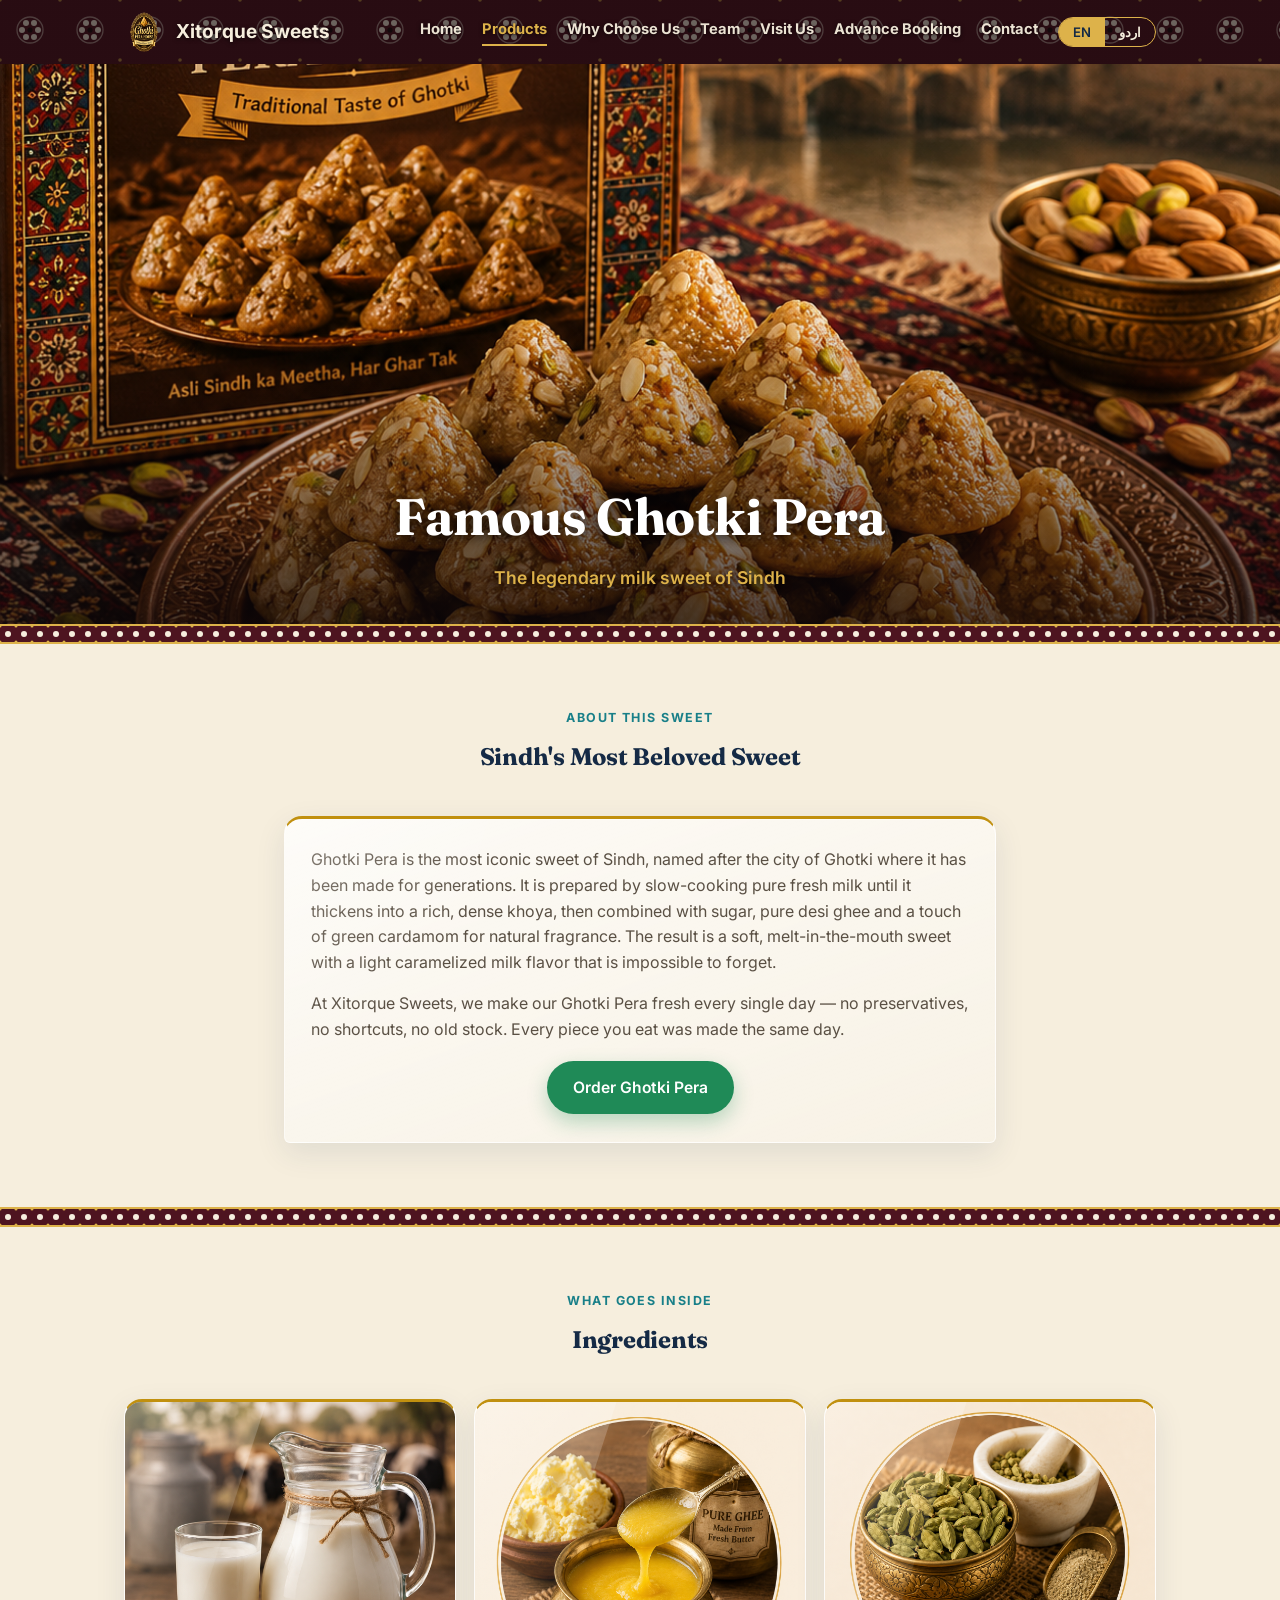
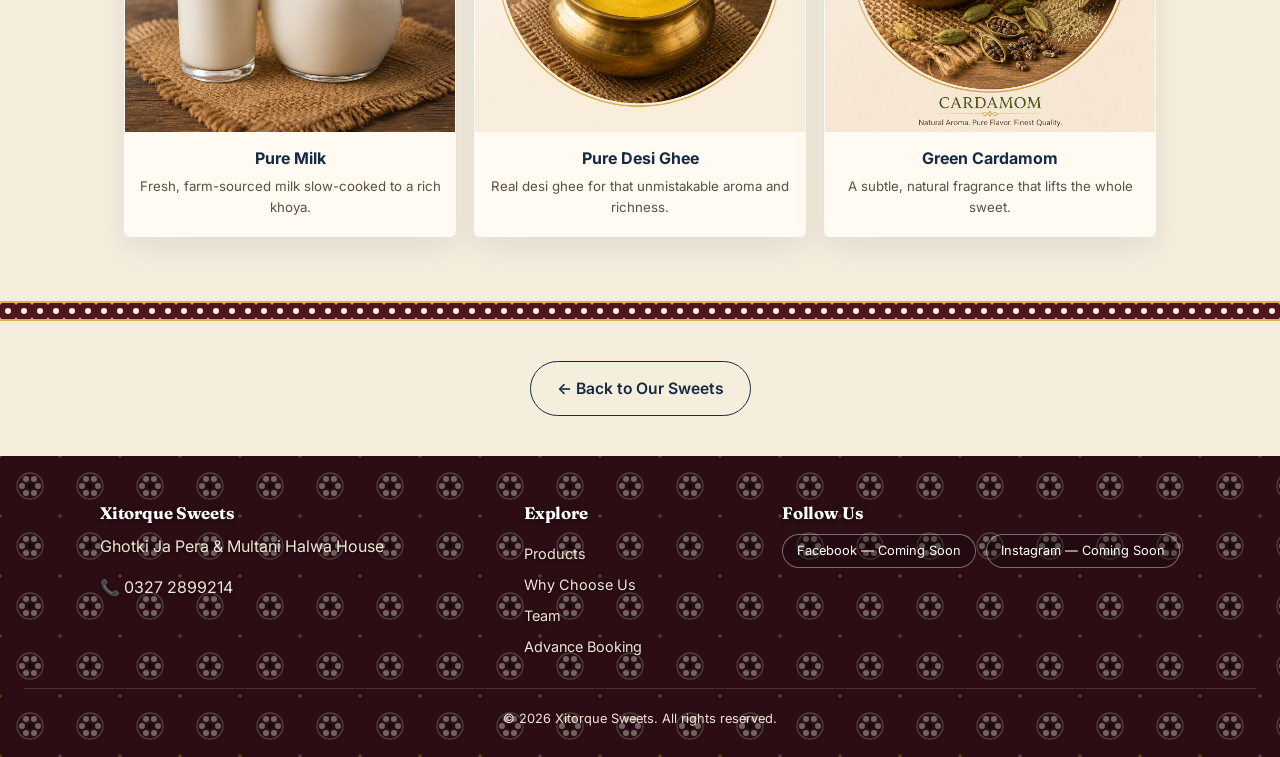
<file: ghotki-pera.html>
<!DOCTYPE html>
<html lang="en" dir="ltr">
<head>
<meta charset="UTF-8">
<meta name="viewport" content="width=device-width, initial-scale=1.0">
<title>Ghotki Pera — Xitorque Sweets</title>
<meta name="description" content="The legendary Ghotki Pera — Sindh's most beloved milk sweet, made fresh daily with pure milk, ghee and cardamom.">
<link rel="icon" type="image/png" href="photos/favicon.png">
<link rel="apple-touch-icon" href="photos/favicon.png">
<link rel="preconnect" href="https://fonts.googleapis.com">
<link rel="preconnect" href="https://fonts.gstatic.com" crossorigin>
<link href="https://fonts.googleapis.com/css2?family=Fraunces:ital,wght@0,500;0,600;0,700;1,500&family=Inter:wght@400;500;600;700&family=Noto+Nastaliq+Urdu:wght@400;600;700&display=swap" rel="stylesheet">
<link rel="stylesheet" href="styles.css">
<style>
.product-hero-img{
  width:100%;max-height:560px;object-fit:cover;display:block;
}
.product-hero-wrap{position:relative;}
.product-hero-wrap .overlay{
  position:absolute;inset:0;
  background:linear-gradient(to top, rgba(15,7,9,0.72) 0%, transparent 55%);
}
.product-hero-wrap .hero-title{
  position:absolute;bottom:32px;left:0;right:0;text-align:center;
}
.product-hero-wrap .hero-title h1{
  color:#fff;font-size:clamp(2rem,5vw,3.2rem);margin:0 0 6px;
  text-shadow:0 3px 12px rgba(0,0,0,0.8);
}
.product-hero-wrap .hero-title p{
  color:var(--gold-soft);font-size:1.1rem;font-weight:600;
  margin:0;text-shadow:0 2px 6px rgba(0,0,0,0.7);
}
.ingredient-card{
  text-align:center;padding:0;overflow:hidden;
}
.ingredient-card img{
  width:100%;aspect-ratio:1/1;object-fit:cover;
  transition:transform 0.3s ease;
}
.ingredient-card:hover img{transform:scale(1.04);}
.ingredient-card .ing-label{
  padding:14px 12px 18px;background:var(--card);
}
.ingredient-card .ing-label h4{
  font-size:1rem;margin:0 0 4px;color:var(--indigo-deep);
}
.ingredient-card .ing-label p{
  font-size:0.83rem;margin:0;color:var(--ink-soft);
}
.ingredients-grid{
  display:grid;
  grid-template-columns:repeat(3,1fr);
  gap:18px;
}
@media(max-width:600px){.ingredients-grid{grid-template-columns:1fr 1fr;}}
</style>
</head>
<body>

<header class="site-header">
  <div class="header-inner">
    <a href="index.html" class="brand">
      <img src="photos/logo.png" alt="Xitorque Sweets Logo" class="logo-mark" style="border-radius:50%;background:transparent;">
      <p class="brand-name">Xitorque Sweets</p>
    </a>
    <button class="nav-toggle" id="nav-toggle" aria-label="Toggle menu" onclick="toggleNav()">
      <svg width="26" height="26" viewBox="0 0 24 24" fill="none"><path d="M3 6h18M3 12h18M3 18h18" stroke="#F6EEDD" stroke-width="2" stroke-linecap="round"/></svg>
    </button>
    <nav class="nav-links" id="nav-links">
      <a href="index.html" data-en="Home" data-ur="ہوم">Home</a>
      <a href="products.html" data-en="Products" data-ur="مصنوعات" class="active">Products</a>
      <a href="why-choose-us.html" data-en="Why Choose Us" data-ur="ہمیں کیوں چنیں">Why Choose Us</a>
      <a href="team.html" data-en="Team" data-ur="ٹیم">Team</a>
      <a href="visit-us.html" data-en="Visit Us" data-ur="ہم سے ملیں">Visit Us</a>
      <a href="advance-booking.html" data-en="Advance Booking" data-ur="ایڈوانس بکنگ">Advance Booking</a>
      <a href="contact.html" data-en="Contact" data-ur="رابطہ">Contact</a>
      <div class="lang-toggle" role="group" aria-label="Language toggle">
        <button type="button" id="btn-en" class="active" onclick="setLang('en')">EN</button>
        <button type="button" id="btn-ur" onclick="setLang('ur')">اردو</button>
      </div>
    </nav>
  </div>
</header>

<!-- Full bleed hero image -->
<div class="product-hero-wrap">
  <img class="product-hero-img" src="photos/ghotki-pera.png" alt="Ghotki Pera — Famous Sindhi sweet">
  <div class="overlay"></div>
  <div class="hero-title">
    <h1 data-en="Famous Ghotki Pera" data-ur="مشہور گھوٹکی پیرا"></h1>
    <p data-en="The legendary milk sweet of Sindh" data-ur="سندھ کی مشہور دودھ کی مٹھائی"></p>
  </div>
</div>

<div class="ajrak-divider"></div>

<section class="reveal">
  <div class="container" style="max-width:760px;">
    <div class="section-head">
      <span class="eyebrow" data-en="About This Sweet" data-ur="اس مٹھائی کے بارے میں"></span>
      <h2 data-en="Sindh's Most Beloved Sweet" data-ur="سندھ کی سب سے پسندیدہ مٹھائی"></h2>
    </div>
    <div class="glass-card" style="padding:28px 26px;">
      <p data-en="Ghotki Pera is the most iconic sweet of Sindh, named after the city of Ghotki where it has been made for generations. It is prepared by slow-cooking pure fresh milk until it thickens into a rich, dense khoya, then combined with sugar, pure desi ghee and a touch of green cardamom for natural fragrance. The result is a soft, melt-in-the-mouth sweet with a light caramelized milk flavor that is impossible to forget."
         data-ur="گھوٹکی پیرا سندھ کی سب سے مشہور مٹھائی ہے، جس کا نام گھوٹکی شہر سے لیا گیا ہے جہاں یہ نسلوں سے بنائی جا رہی ہے۔ اسے تازہ خالص دودھ کو آہستہ آنچ پر پکا کر گاڑھا کیا جاتا ہے، پھر چینی، خالص دیسی گھی اور ہری الائچی کا ہلکا ذائقہ ملایا جاتا ہے۔ نتیجہ ایک نرم، منہ میں گھل جانے والی مٹھائی ہے جس کا دودھ کا ہلکا کیرملائزڈ ذائقہ کبھی بھلایا نہیں جا سکتا۔"></p>
      <p data-en="At Xitorque Sweets, we make our Ghotki Pera fresh every single day — no preservatives, no shortcuts, no old stock. Every piece you eat was made the same day."
         data-ur="زیتورک سویٹس میں ہم گھوٹکی پیرا ہر روز تازہ بناتے ہیں — کوئی پریزرویٹیو نہیں، کوئی کمی نہیں، کوئی پرانا اسٹاک نہیں۔ آپ جو بھی پیرا کھائیں گے وہ اسی دن بنایا گیا ہوگا۔"></p>
      <div style="text-align:center;margin-top:18px;">
        <a class="btn btn-whatsapp" href="https://wa.me/923272899214?text=Hello%20Xitorque%20Sweets%2C%20I%20want%20to%20order%20Ghotki%20Pera." target="_blank" rel="noopener">
          <span data-en="Order Ghotki Pera" data-ur="گھوٹکی پیرا آرڈر کریں"></span>
        </a>
      </div>
    </div>
  </div>
</section>

<div class="ajrak-divider"></div>

<section class="reveal">
  <div class="container">
    <div class="section-head">
      <span class="eyebrow" data-en="What Goes Inside" data-ur="اندر کیا ہے"></span>
      <h2 data-en="Ingredients" data-ur="اجزاء"></h2>
    </div>
    <div class="ingredients-grid">

      <div class="glass-card ingredient-card">
        <img src="photos/milk.png" alt="Pure Milk">
        <div class="ing-label">
          <h4 data-en="Pure Milk" data-ur="خالص دودھ"></h4>
          <p data-en="Fresh, farm-sourced milk slow-cooked to a rich khoya." data-ur="تازہ دودھ، آہستہ آنچ پر گاڑھا کیا گیا۔"></p>
        </div>
      </div>

      <div class="glass-card ingredient-card">
        <img src="photos/ghee.png" alt="Pure Ghee">
        <div class="ing-label">
          <h4 data-en="Pure Desi Ghee" data-ur="خالص دیسی گھی"></h4>
          <p data-en="Real desi ghee for that unmistakable aroma and richness." data-ur="اصل دیسی گھی — لاجواب خوشبو اور مٹھاس کے لیے۔"></p>
        </div>
      </div>

      <div class="glass-card ingredient-card">
        <img src="photos/cardamom.png" alt="Cardamom">
        <div class="ing-label">
          <h4 data-en="Green Cardamom" data-ur="ہری الائچی"></h4>
          <p data-en="A subtle, natural fragrance that lifts the whole sweet." data-ur="ہلکی قدرتی خوشبو جو پوری مٹھائی کو نکھار دیتی ہے۔"></p>
        </div>
      </div>

    </div>
  </div>
</section>

<div class="ajrak-divider"></div>

<section style="padding:40px 24px;text-align:center;">
  <a href="products.html" class="btn btn-outline" data-en="← Back to Our Sweets" data-ur="← واپس مٹھائیوں پر">← Back to Our Sweets</a>
</section>

<footer>
  <div class="footer-inner">
    <div>
      <h3>Xitorque Sweets</h3>
      <p data-en="Ghotki Ja Pera &amp; Multani Halwa House" data-ur="گھوٹکی جا پیرا اور ملتانی حلوہ ہاؤس"></p>
      <p>📞 0327 2899214</p>
    </div>
    <div class="footer-nav">
      <h3 data-en="Explore" data-ur="مزید دیکھیں"></h3>
      <a href="products.html" data-en="Products" data-ur="مصنوعات"></a>
      <a href="why-choose-us.html" data-en="Why Choose Us" data-ur="ہمیں کیوں چنیں"></a>
      <a href="team.html" data-en="Team" data-ur="ٹیم"></a>
      <a href="advance-booking.html" data-en="Advance Booking" data-ur="ایڈوانس بکنگ"></a>
    </div>
    <div>
      <h3 data-en="Follow Us" data-ur="ہمیں فالو کریں"></h3>
      <div class="footer-social">
        <span class="social-pill" data-en="Facebook — Coming Soon" data-ur="فیس بک — جلد آ رہا ہے"></span>
        <span class="social-pill" data-en="Instagram — Coming Soon" data-ur="انسٹاگرام — جلد آ رہا ہے"></span>
      </div>
    </div>
  </div>
  <div class="footer-bottom">
    <span data-en="© 2026 Xitorque Sweets. All rights reserved." data-ur="© 2026 Xitorque Sweets — جملہ حقوق محفوظ ہیں۔"></span>
  </div>
</footer>

<script src="script.js"></script>
</body>
</html>
</file>
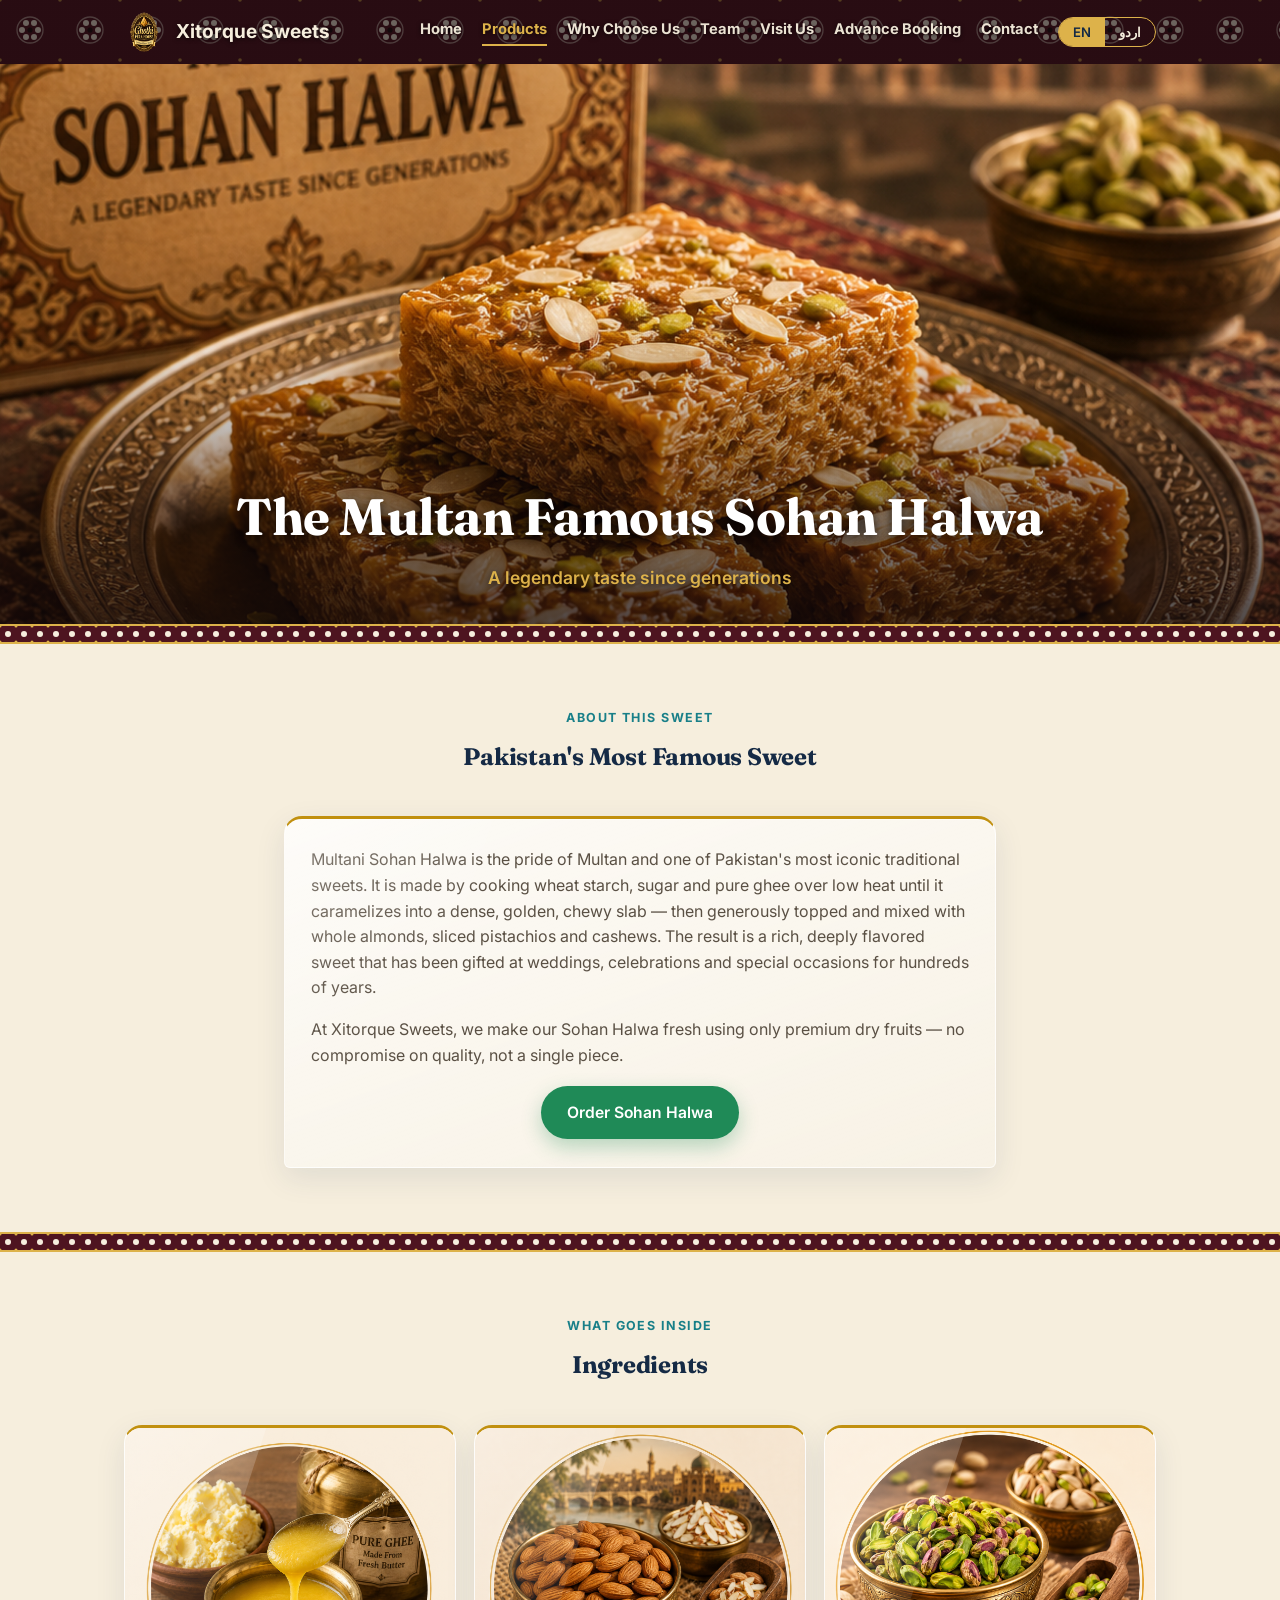
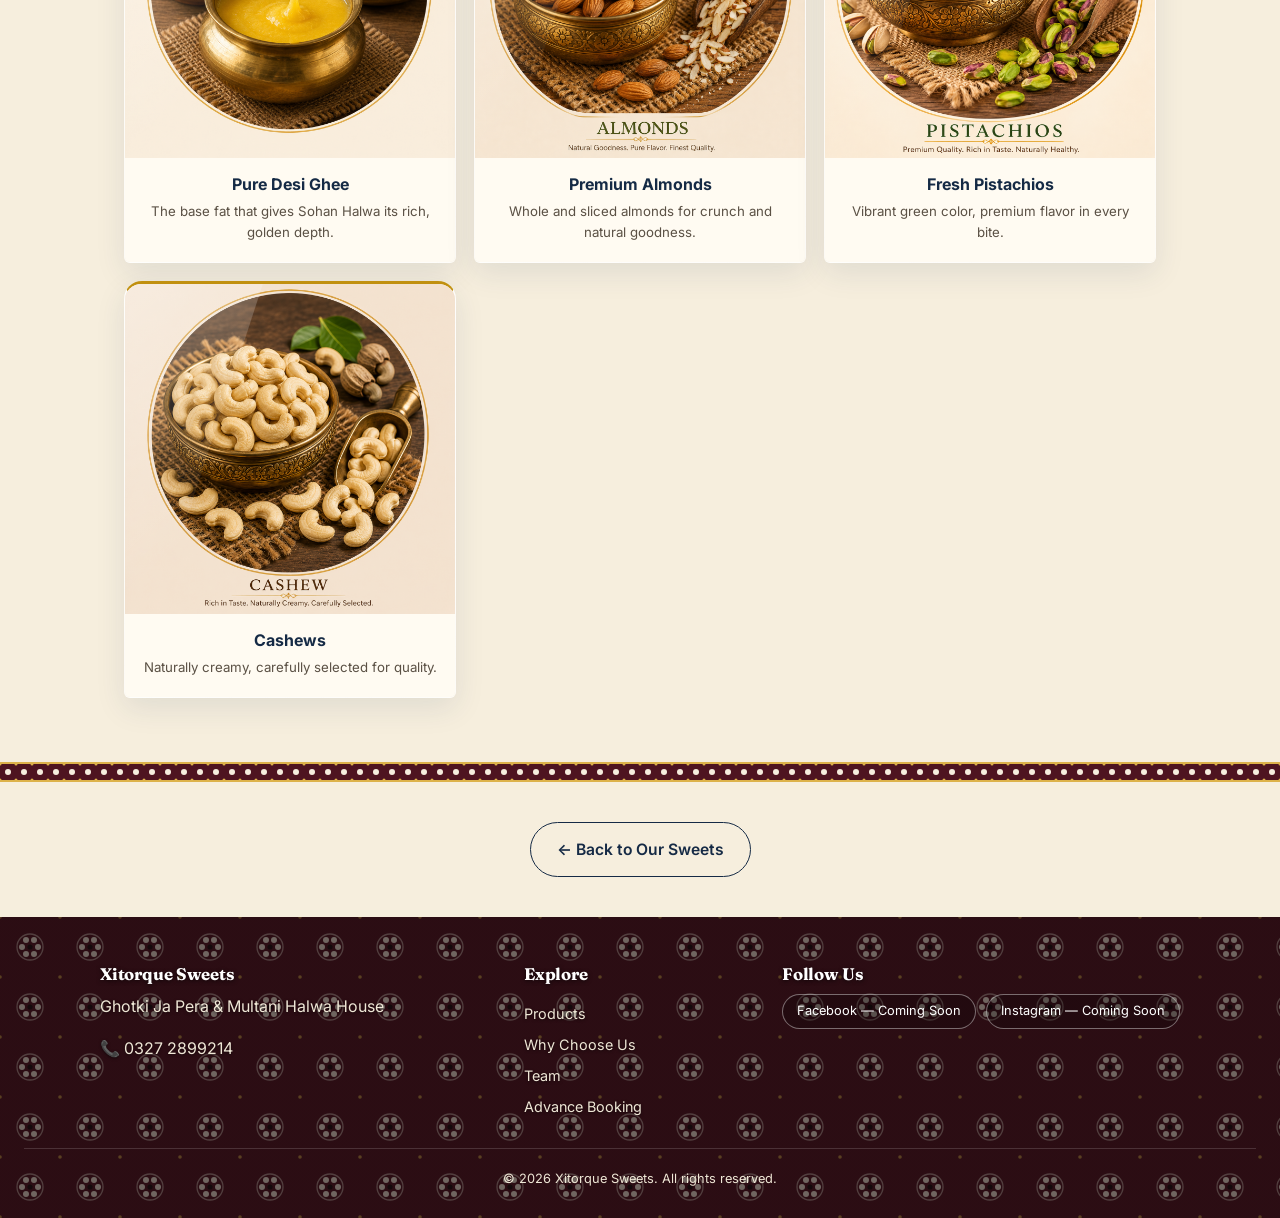
<file: multani-halwa.html>
<!DOCTYPE html>
<html lang="en" dir="ltr">
<head>
<meta charset="UTF-8">
<meta name="viewport" content="width=device-width, initial-scale=1.0">
<title>Multani Sohan Halwa — Xitorque Sweets</title>
<meta name="description" content="The legendary Multani Sohan Halwa — Pakistan's most famous sweet from Multan, loaded with almonds, pistachios and cashews.">
<link rel="icon" type="image/png" href="photos/favicon.png">
<link rel="apple-touch-icon" href="photos/favicon.png">
<link rel="preconnect" href="https://fonts.googleapis.com">
<link rel="preconnect" href="https://fonts.gstatic.com" crossorigin>
<link href="https://fonts.googleapis.com/css2?family=Fraunces:ital,wght@0,500;0,600;0,700;1,500&family=Inter:wght@400;500;600;700&family=Noto+Nastaliq+Urdu:wght@400;600;700&display=swap" rel="stylesheet">
<link rel="stylesheet" href="styles.css">
<style>
.product-hero-img{
  width:100%;max-height:560px;object-fit:cover;display:block;
}
.product-hero-wrap{position:relative;}
.product-hero-wrap .overlay{
  position:absolute;inset:0;
  background:linear-gradient(to top, rgba(15,7,9,0.72) 0%, transparent 55%);
}
.product-hero-wrap .hero-title{
  position:absolute;bottom:32px;left:0;right:0;text-align:center;
}
.product-hero-wrap .hero-title h1{
  color:#fff;font-size:clamp(2rem,5vw,3.2rem);margin:0 0 6px;
  text-shadow:0 3px 12px rgba(0,0,0,0.8);
}
.product-hero-wrap .hero-title p{
  color:var(--gold-soft);font-size:1.1rem;font-weight:600;
  margin:0;text-shadow:0 2px 6px rgba(0,0,0,0.7);
}
.ingredient-card{
  text-align:center;padding:0;overflow:hidden;
}
.ingredient-card img{
  width:100%;aspect-ratio:1/1;object-fit:cover;
  transition:transform 0.3s ease;
}
.ingredient-card:hover img{transform:scale(1.04);}
.ingredient-card .ing-label{
  padding:14px 12px 18px;background:var(--card);
}
.ingredient-card .ing-label h4{
  font-size:1rem;margin:0 0 4px;color:var(--indigo-deep);
}
.ingredient-card .ing-label p{
  font-size:0.83rem;margin:0;color:var(--ink-soft);
}
.ingredients-grid{
  display:grid;
  grid-template-columns:repeat(3,1fr);
  gap:18px;
}
@media(max-width:600px){.ingredients-grid{grid-template-columns:1fr 1fr;}}
</style>
</head>
<body>

<header class="site-header">
  <div class="header-inner">
    <a href="index.html" class="brand">
      <img src="photos/logo.png" alt="Xitorque Sweets Logo" class="logo-mark" style="border-radius:50%;background:transparent;">
      <p class="brand-name">Xitorque Sweets</p>
    </a>
    <button class="nav-toggle" id="nav-toggle" aria-label="Toggle menu" onclick="toggleNav()">
      <svg width="26" height="26" viewBox="0 0 24 24" fill="none"><path d="M3 6h18M3 12h18M3 18h18" stroke="#F6EEDD" stroke-width="2" stroke-linecap="round"/></svg>
    </button>
    <nav class="nav-links" id="nav-links">
      <a href="index.html" data-en="Home" data-ur="ہوم">Home</a>
      <a href="products.html" data-en="Products" data-ur="مصنوعات" class="active">Products</a>
      <a href="why-choose-us.html" data-en="Why Choose Us" data-ur="ہمیں کیوں چنیں">Why Choose Us</a>
      <a href="team.html" data-en="Team" data-ur="ٹیم">Team</a>
      <a href="visit-us.html" data-en="Visit Us" data-ur="ہم سے ملیں">Visit Us</a>
      <a href="advance-booking.html" data-en="Advance Booking" data-ur="ایڈوانس بکنگ">Advance Booking</a>
      <a href="contact.html" data-en="Contact" data-ur="رابطہ">Contact</a>
      <div class="lang-toggle" role="group" aria-label="Language toggle">
        <button type="button" id="btn-en" class="active" onclick="setLang('en')">EN</button>
        <button type="button" id="btn-ur" onclick="setLang('ur')">اردو</button>
      </div>
    </nav>
  </div>
</header>

<!-- Full bleed hero image -->
<div class="product-hero-wrap">
  <img class="product-hero-img" src="photos/multani-sohan-halwa.png" alt="Multani Sohan Halwa — Famous Pakistani sweet">
  <div class="overlay"></div>
  <div class="hero-title">
    <h1 data-en="The Multan Famous Sohan Halwa" data-ur="ملتان کا مشہور سوہن حلوہ"></h1>
    <p data-en="A legendary taste since generations" data-ur="نسلوں سے مشہور ذائقہ"></p>
  </div>
</div>

<div class="ajrak-divider"></div>

<section class="reveal">
  <div class="container" style="max-width:760px;">
    <div class="section-head">
      <span class="eyebrow" data-en="About This Sweet" data-ur="اس مٹھائی کے بارے میں"></span>
      <h2 data-en="Pakistan's Most Famous Sweet" data-ur="پاکستان کی سب سے مشہور مٹھائی"></h2>
    </div>
    <div class="glass-card" style="padding:28px 26px;">
      <p data-en="Multani Sohan Halwa is the pride of Multan and one of Pakistan's most iconic traditional sweets. It is made by cooking wheat starch, sugar and pure ghee over low heat until it caramelizes into a dense, golden, chewy slab — then generously topped and mixed with whole almonds, sliced pistachios and cashews. The result is a rich, deeply flavored sweet that has been gifted at weddings, celebrations and special occasions for hundreds of years."
         data-ur="ملتانی سوہن حلوہ ملتان کی شان اور پاکستان کی سب سے مشہور روایتی مٹھائیوں میں سے ایک ہے۔ اسے گندم کا نشاستہ، چینی اور خالص گھی کو آہستہ آنچ پر پکا کر سنہرے، چبانے والے اور گاڑھے ٹکڑوں میں ڈھالا جاتا ہے — پھر اس پر بادام، پستے اور کاجو ڈالے جاتے ہیں۔ نتیجہ ایک لذیذ مٹھائی ہے جو صدیوں سے شادیوں، تقریبات اور خاص مواقع پر تحفے میں دی جاتی رہی ہے۔"></p>
      <p data-en="At Xitorque Sweets, we make our Sohan Halwa fresh using only premium dry fruits — no compromise on quality, not a single piece."
         data-ur="زیتورک سویٹس میں ہم اپنا سوہن حلوہ صرف اعلیٰ معیار کے خشک میوہ جات سے تازہ بناتے ہیں — معیار میں کوئی سمجھوتہ نہیں، ایک بھی ٹکڑے میں نہیں۔"></p>
      <div style="text-align:center;margin-top:18px;">
        <a class="btn btn-whatsapp" href="https://wa.me/923272899214?text=Hello%20Xitorque%20Sweets%2C%20I%20want%20to%20order%20Multani%20Sohan%20Halwa." target="_blank" rel="noopener">
          <span data-en="Order Sohan Halwa" data-ur="سوہن حلوہ آرڈر کریں"></span>
        </a>
      </div>
    </div>
  </div>
</section>

<div class="ajrak-divider"></div>

<section class="reveal">
  <div class="container">
    <div class="section-head">
      <span class="eyebrow" data-en="What Goes Inside" data-ur="اندر کیا ہے"></span>
      <h2 data-en="Ingredients" data-ur="اجزاء"></h2>
    </div>
    <div class="ingredients-grid">

      <div class="glass-card ingredient-card">
        <img src="photos/ghee.png" alt="Pure Ghee">
        <div class="ing-label">
          <h4 data-en="Pure Desi Ghee" data-ur="خالص دیسی گھی"></h4>
          <p data-en="The base fat that gives Sohan Halwa its rich, golden depth." data-ur="وہ گھی جو سوہن حلوے کو سنہری گہرائی دیتا ہے۔"></p>
        </div>
      </div>

      <div class="glass-card ingredient-card">
        <img src="photos/almonds.png" alt="Almonds">
        <div class="ing-label">
          <h4 data-en="Premium Almonds" data-ur="اعلیٰ بادام"></h4>
          <p data-en="Whole and sliced almonds for crunch and natural goodness." data-ur="کرنچ اور قدرتی فائدے کے لیے پورے اور کٹے ہوئے بادام۔"></p>
        </div>
      </div>

      <div class="glass-card ingredient-card">
        <img src="photos/pistachio.png" alt="Pistachios">
        <div class="ing-label">
          <h4 data-en="Fresh Pistachios" data-ur="تازہ پستے"></h4>
          <p data-en="Vibrant green color, premium flavor in every bite." data-ur="ہر نوالے میں چمکدار سبز رنگ اور بہترین ذائقہ۔"></p>
        </div>
      </div>

      <div class="glass-card ingredient-card">
        <img src="photos/cashew.png" alt="Cashews">
        <div class="ing-label">
          <h4 data-en="Cashews" data-ur="کاجو"></h4>
          <p data-en="Naturally creamy, carefully selected for quality." data-ur="قدرتی طور پر کریمی، معیار کے لیے احتیاط سے منتخب۔"></p>
        </div>
      </div>

    </div>
  </div>
</section>

<div class="ajrak-divider"></div>

<section style="padding:40px 24px;text-align:center;">
  <a href="products.html" class="btn btn-outline" data-en="← Back to Our Sweets" data-ur="← واپس مٹھائیوں پر">← Back to Our Sweets</a>
</section>

<footer>
  <div class="footer-inner">
    <div>
      <h3>Xitorque Sweets</h3>
      <p data-en="Ghotki Ja Pera &amp; Multani Halwa House" data-ur="گھوٹکی جا پیرا اور ملتانی حلوہ ہاؤس"></p>
      <p>📞 0327 2899214</p>
    </div>
    <div class="footer-nav">
      <h3 data-en="Explore" data-ur="مزید دیکھیں"></h3>
      <a href="products.html" data-en="Products" data-ur="مصنوعات"></a>
      <a href="why-choose-us.html" data-en="Why Choose Us" data-ur="ہمیں کیوں چنیں"></a>
      <a href="team.html" data-en="Team" data-ur="ٹیم"></a>
      <a href="advance-booking.html" data-en="Advance Booking" data-ur="ایڈوانس بکنگ"></a>
    </div>
    <div>
      <h3 data-en="Follow Us" data-ur="ہمیں فالو کریں"></h3>
      <div class="footer-social">
        <span class="social-pill" data-en="Facebook — Coming Soon" data-ur="فیس بک — جلد آ رہا ہے"></span>
        <span class="social-pill" data-en="Instagram — Coming Soon" data-ur="انسٹاگرام — جلد آ رہا ہے"></span>
      </div>
    </div>
  </div>
  <div class="footer-bottom">
    <span data-en="© 2026 Xitorque Sweets. All rights reserved." data-ur="© 2026 Xitorque Sweets — جملہ حقوق محفوظ ہیں۔"></span>
  </div>
</footer>

<script src="script.js"></script>
</body>
</html>
</file>
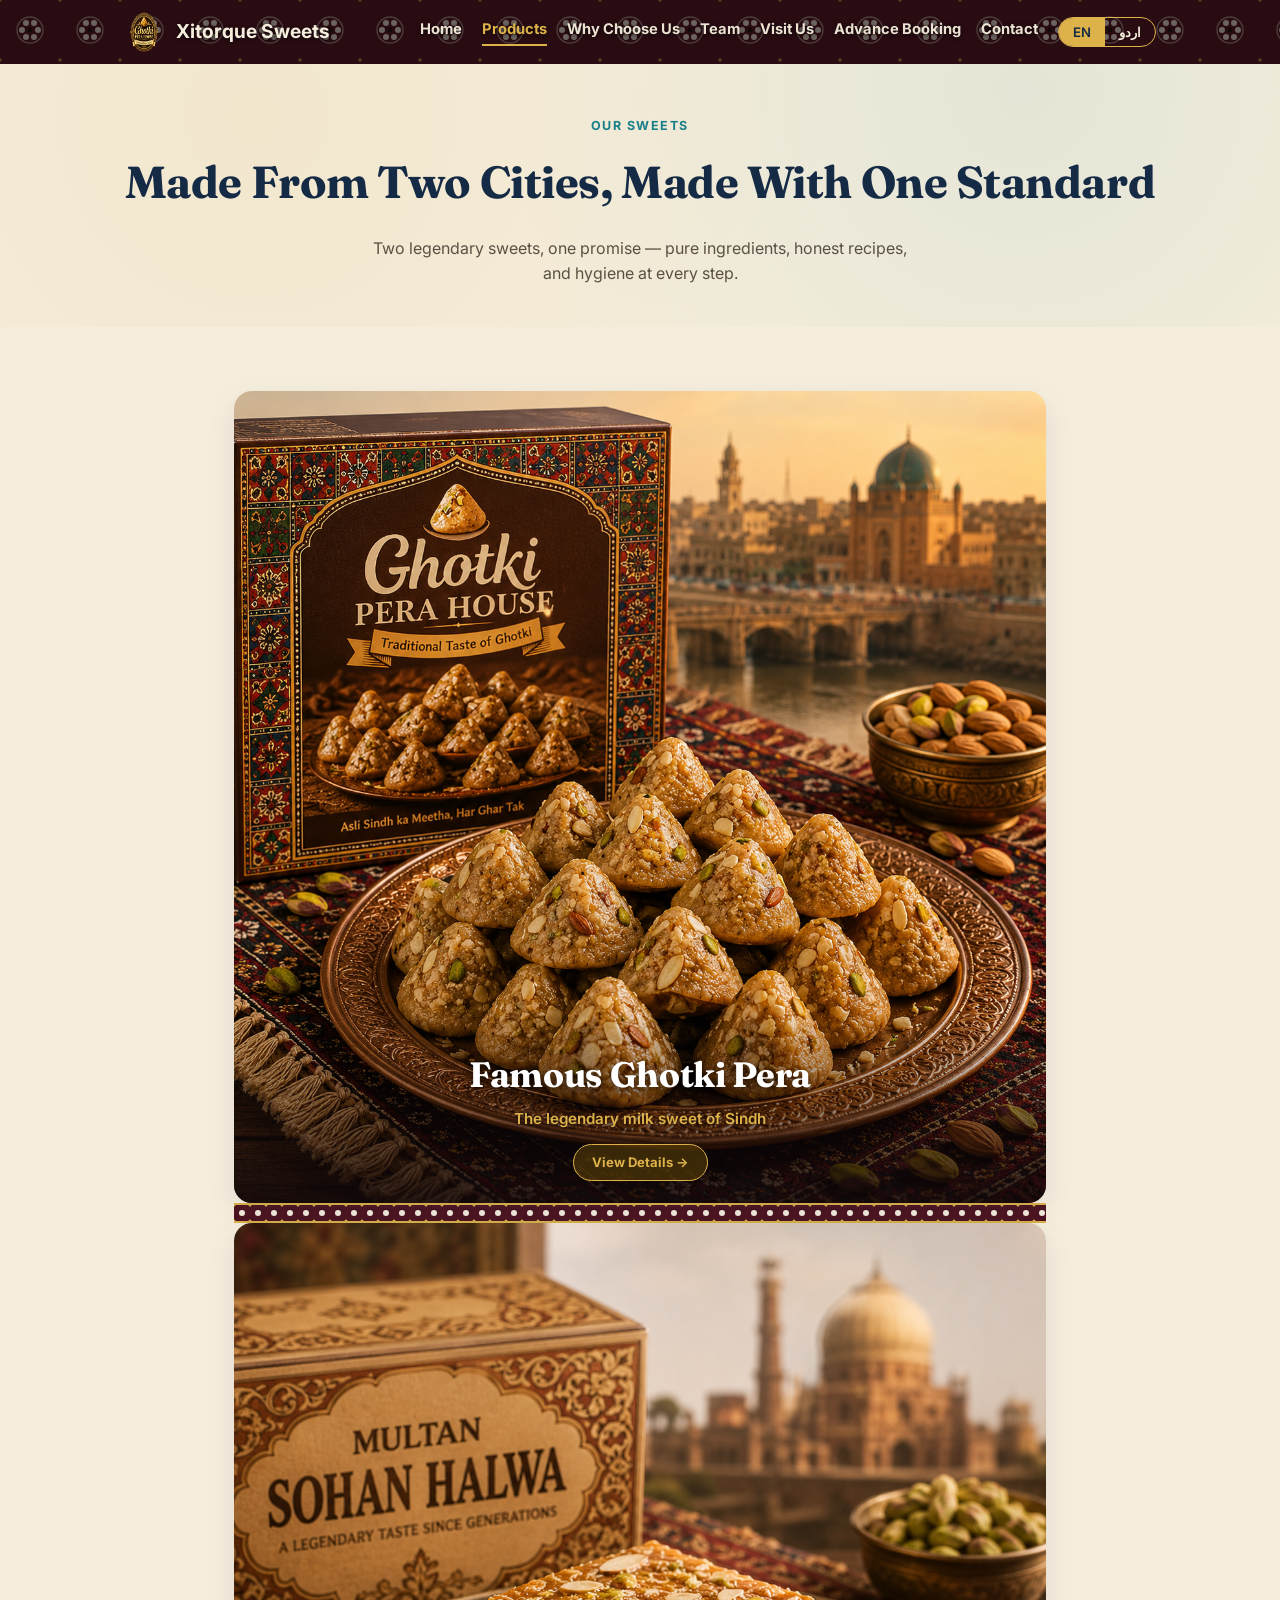
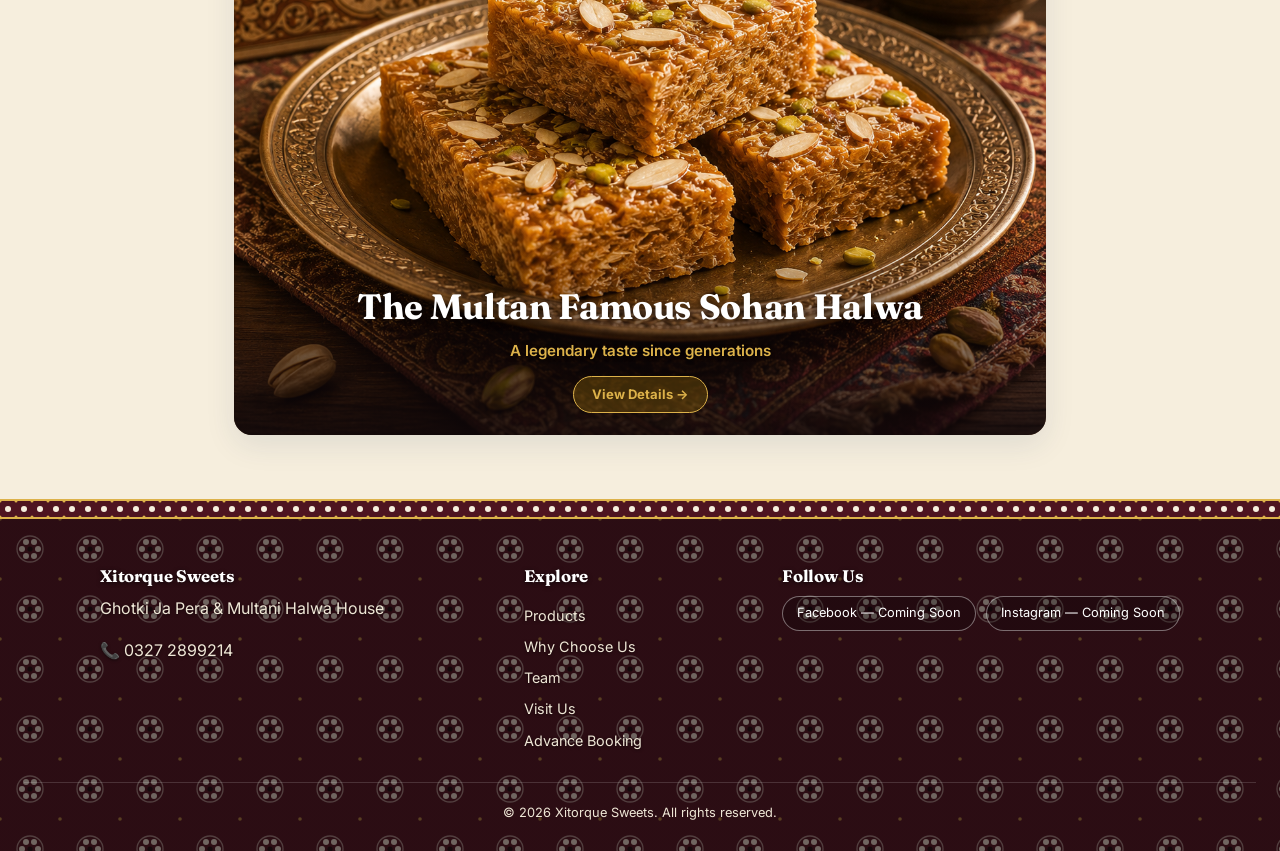
<file: products.html>
<!DOCTYPE html>
<html lang="en" dir="ltr">
<head>
<meta charset="UTF-8">
<meta name="viewport" content="width=device-width, initial-scale=1.0">
<title>Our Sweets — Xitorque Sweets</title>
<meta name="description" content="Ghotki Pera and Multani Sohan Halwa from Xitorque Sweets — made fresh daily with pure milk, ghee and dry fruits.">
<link rel="icon" type="image/png" href="photos/favicon.png">
<link rel="apple-touch-icon" href="photos/favicon.png">
<link rel="preconnect" href="https://fonts.googleapis.com">
<link rel="preconnect" href="https://fonts.gstatic.com" crossorigin>
<link href="https://fonts.googleapis.com/css2?family=Fraunces:ital,wght@0,500;0,600;0,700;1,500&family=Inter:wght@400;500;600;700&family=Noto+Nastaliq+Urdu:wght@400;600;700&display=swap" rel="stylesheet">
<link rel="stylesheet" href="styles.css">
<style>
.products-showcase{max-width:860px;margin:0 auto;}
.product-showcase-item{
  display:block;text-decoration:none;color:inherit;
  position:relative;overflow:hidden;border-radius:var(--radius-lg);
  box-shadow:var(--shadow-soft);cursor:pointer;
  transition:transform 0.2s ease, box-shadow 0.2s ease;
}
.product-showcase-item:hover{transform:translateY(-4px);box-shadow:0 20px 50px rgba(30,58,95,0.18);}
.product-showcase-item img{
  width:100%;display:block;
  aspect-ratio:1/1;object-fit:cover;
}
.product-showcase-label{
  position:absolute;bottom:0;left:0;right:0;
  background:linear-gradient(to top, rgba(15,7,9,0.88) 0%, rgba(15,7,9,0.0) 100%);
  padding:40px 28px 22px;
  text-align:center;
}
.product-showcase-label h2{
  color:#fff;font-size:clamp(1.5rem,4vw,2.2rem);
  margin:0 0 4px;text-shadow:0 2px 8px rgba(0,0,0,0.7);
}
.product-showcase-label p{
  color:var(--gold-soft);font-size:0.95rem;font-weight:600;
  margin:0;text-shadow:0 1px 4px rgba(0,0,0,0.7);
}
.product-showcase-label .click-hint{
  display:inline-flex;align-items:center;gap:8px;
  margin-top:12px;background:rgba(193,144,15,0.25);
  border:1px solid var(--gold-soft);color:var(--gold-soft);
  padding:7px 18px;border-radius:999px;font-size:0.82rem;font-weight:700;
}
</style>
</head>
<body>

<header class="site-header">
  <div class="header-inner">
    <a href="index.html" class="brand">
      <img src="photos/logo.png" alt="Xitorque Sweets Logo" class="logo-mark" style="border-radius:50%;background:transparent;">
      <p class="brand-name">Xitorque Sweets</p>
    </a>
    <button class="nav-toggle" id="nav-toggle" aria-label="Toggle menu" onclick="toggleNav()">
      <svg width="26" height="26" viewBox="0 0 24 24" fill="none"><path d="M3 6h18M3 12h18M3 18h18" stroke="#F6EEDD" stroke-width="2" stroke-linecap="round"/></svg>
    </button>
    <nav class="nav-links" id="nav-links">
      <a href="index.html" data-en="Home" data-ur="ہوم">Home</a>
      <a href="products.html" data-en="Products" data-ur="مصنوعات" class="active">Products</a>
      <a href="why-choose-us.html" data-en="Why Choose Us" data-ur="ہمیں کیوں چنیں">Why Choose Us</a>
      <a href="team.html" data-en="Team" data-ur="ٹیم">Team</a>
      <a href="visit-us.html" data-en="Visit Us" data-ur="ہم سے ملیں">Visit Us</a>
      <a href="advance-booking.html" data-en="Advance Booking" data-ur="ایڈوانس بکنگ">Advance Booking</a>
      <a href="contact.html" data-en="Contact" data-ur="رابطہ">Contact</a>
      <div class="lang-toggle" role="group" aria-label="Language toggle">
        <button type="button" id="btn-en" class="active" onclick="setLang('en')">EN</button>
        <button type="button" id="btn-ur" onclick="setLang('ur')">اردو</button>
      </div>
    </nav>
  </div>
</header>

<section class="page-hero">
  <span class="eyebrow" data-en="Our Sweets" data-ur="ہماری مٹھائیاں"></span>
  <h1 data-en="Made From Two Cities, Made With One Standard" data-ur="دو شہروں سے، ایک ہی معیار کے ساتھ"></h1>
  <p class="lede" data-en="Two legendary sweets, one promise — pure ingredients, honest recipes, and hygiene at every step."
     data-ur="دو مشہور مٹھائیاں، ایک ہی وعدہ — خالص اجزاء، ایماندار ترکیب، اور ہر قدم پر صفائی۔"></p>
</section>

<section>
  <div class="container products-showcase">

    <a href="ghotki-pera.html" class="product-showcase-item reveal" style="margin-bottom:0;">
      <img src="photos/ghotki-pera.png" alt="Ghotki Pera — Famous Sindhi sweet from Ghotki">
      <div class="product-showcase-label">
        <h2 data-en="Famous Ghotki Pera" data-ur="مشہور گھوٹکی پیرا"></h2>
        <p data-en="The legendary milk sweet of Sindh" data-ur="سندھ کی مشہور دودھ کی مٹھائی"></p>
        <span class="click-hint" data-en="View Details →" data-ur="تفصیل دیکھیں ←"></span>
      </div>
    </a>

    <div class="ajrak-divider" style="margin:0;"></div>

    <a href="multani-halwa.html" class="product-showcase-item reveal">
      <img src="photos/multani-sohan-halwa.png" alt="Multani Sohan Halwa — Famous sweet from Multan">
      <div class="product-showcase-label">
        <h2 data-en="The Multan Famous Sohan Halwa" data-ur="ملتان کا مشہور سوہن حلوہ"></h2>
        <p data-en="A legendary taste since generations" data-ur="نسلوں سے مشہور ذائقہ"></p>
        <span class="click-hint" data-en="View Details →" data-ur="تفصیل دیکھیں ←"></span>
      </div>
    </a>

  </div>
</section>

<div class="ajrak-divider"></div>

<footer>
  <div class="footer-inner">
    <div>
      <h3>Xitorque Sweets</h3>
      <p data-en="Ghotki Ja Pera &amp; Multani Halwa House" data-ur="گھوٹکی جا پیرا اور ملتانی حلوہ ہاؤس"></p>
      <p>📞 0327 2899214</p>
    </div>
    <div class="footer-nav">
      <h3 data-en="Explore" data-ur="مزید دیکھیں"></h3>
      <a href="products.html" data-en="Products" data-ur="مصنوعات"></a>
      <a href="why-choose-us.html" data-en="Why Choose Us" data-ur="ہمیں کیوں چنیں"></a>
      <a href="team.html" data-en="Team" data-ur="ٹیم"></a>
      <a href="visit-us.html" data-en="Visit Us" data-ur="ہم سے ملیں"></a>
      <a href="advance-booking.html" data-en="Advance Booking" data-ur="ایڈوانس بکنگ"></a>
    </div>
    <div>
      <h3 data-en="Follow Us" data-ur="ہمیں فالو کریں"></h3>
      <div class="footer-social">
        <span class="social-pill" data-en="Facebook — Coming Soon" data-ur="فیس بک — جلد آ رہا ہے"></span>
        <span class="social-pill" data-en="Instagram — Coming Soon" data-ur="انسٹاگرام — جلد آ رہا ہے"></span>
      </div>
    </div>
  </div>
  <div class="footer-bottom">
    <span data-en="© 2026 Xitorque Sweets. All rights reserved." data-ur="© 2026 Xitorque Sweets — جملہ حقوق محفوظ ہیں۔"></span>
  </div>
</footer>

<script src="script.js"></script>
</body>
</html>
</file>
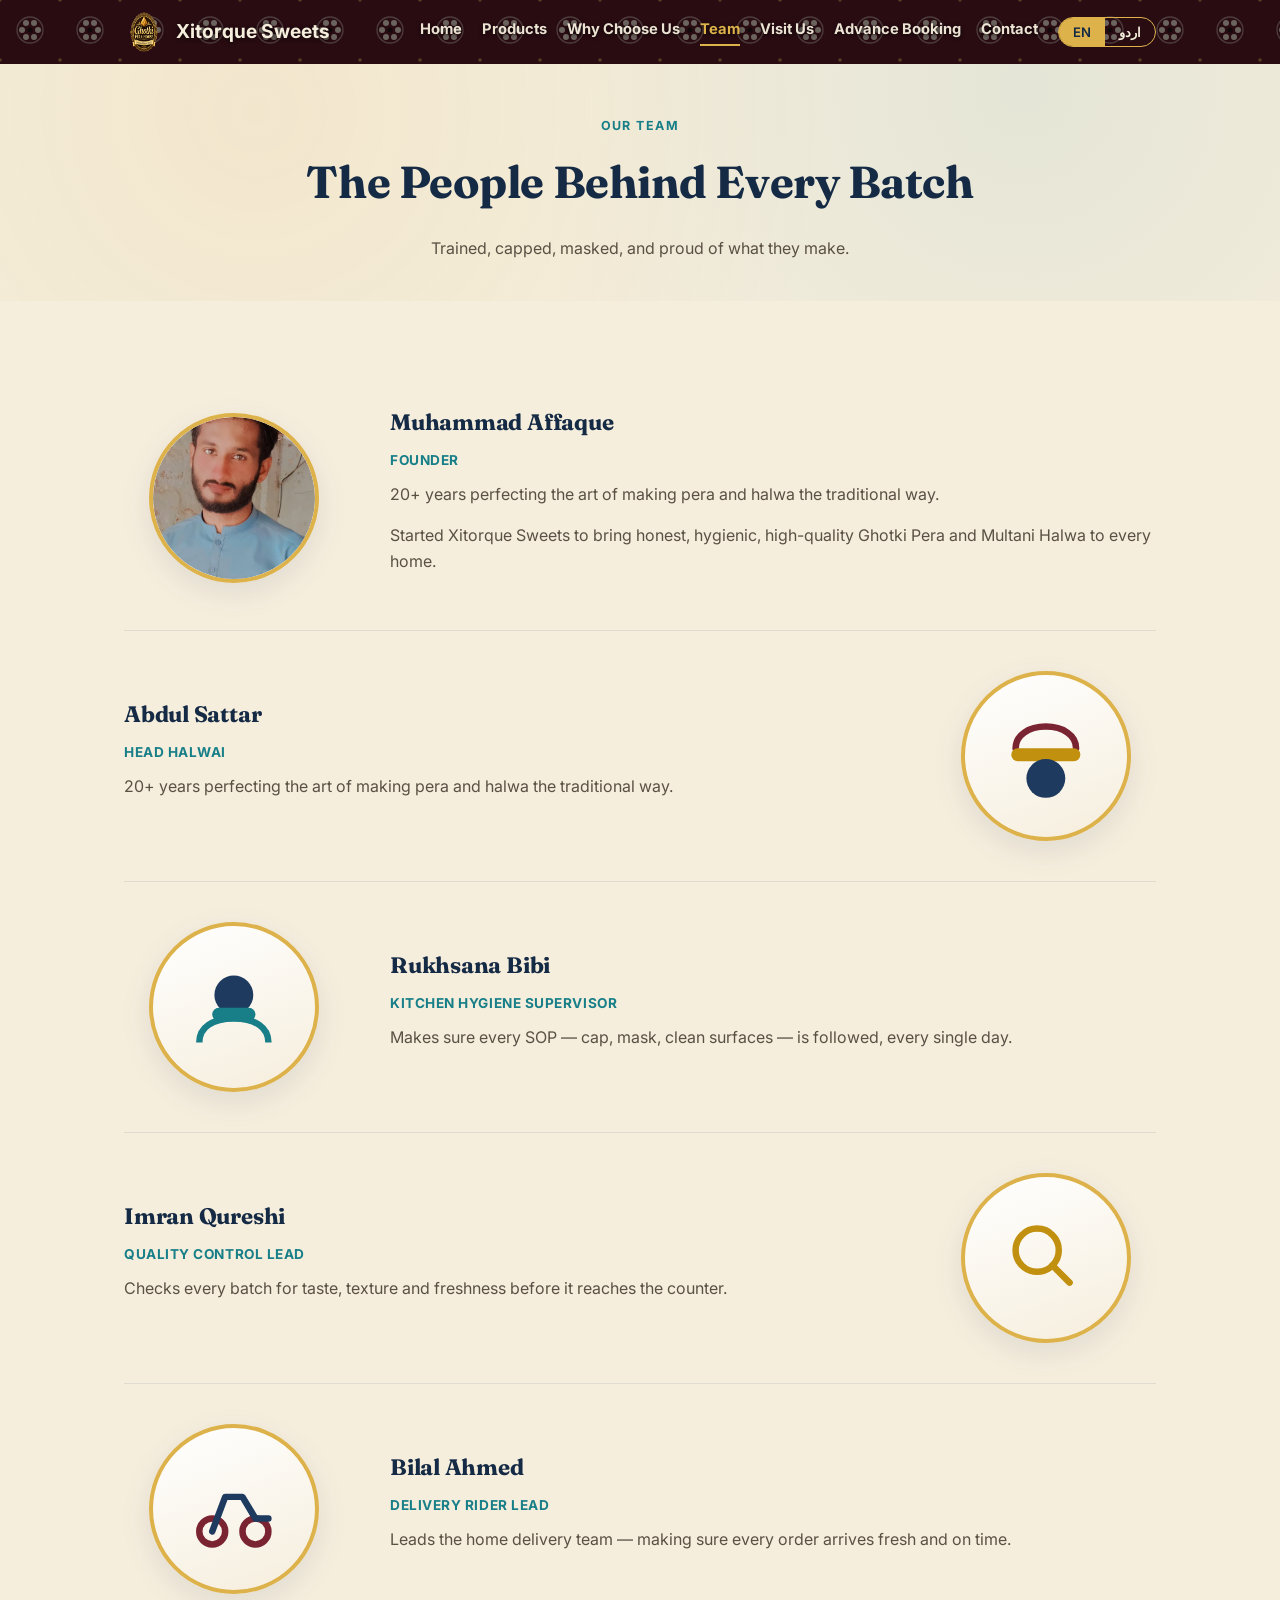
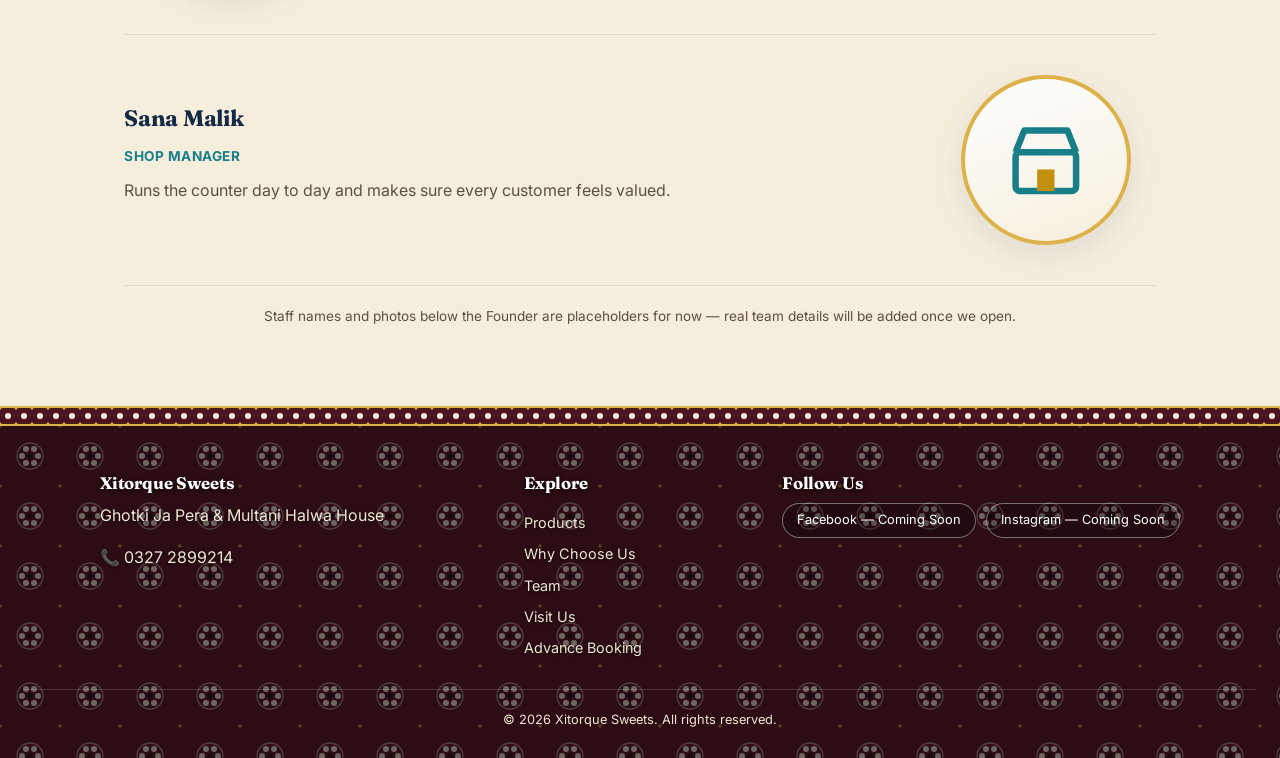
<file: team.html>
<!DOCTYPE html>
<html lang="en" dir="ltr">
<head>
<meta charset="UTF-8">
<meta name="viewport" content="width=device-width, initial-scale=1.0">
<title>Our Team — Xitorque Sweets</title>
<meta name="description" content="Meet the people behind every batch of Ghotki Pera and Multani Sohan Halwa at Xitorque Sweets.">
<link rel="icon" type="image/png" href="photos/favicon.png">
<link rel="apple-touch-icon" href="photos/favicon.png">
<link rel="preconnect" href="https://fonts.googleapis.com">
<link rel="preconnect" href="https://fonts.gstatic.com" crossorigin>
<link href="https://fonts.googleapis.com/css2?family=Fraunces:ital,wght@0,500;0,600;0,700;1,500&family=Inter:wght@400;500;600;700&family=Noto+Nastaliq+Urdu:wght@400;600;700&display=swap" rel="stylesheet">
<link rel="stylesheet" href="styles.css">
</head>
<body>

<header class="site-header">
  <div class="header-inner">
    <a href="index.html" class="brand">
      <img src="photos/logo.png" alt="Xitorque Sweets Logo" class="logo-mark" style="border-radius:50%;background:transparent;">
      <p class="brand-name">Xitorque Sweets</p>
    </a>
    <button class="nav-toggle" id="nav-toggle" aria-label="Toggle menu" onclick="toggleNav()">
      <svg width="26" height="26" viewBox="0 0 24 24" fill="none"><path d="M3 6h18M3 12h18M3 18h18" stroke="#F6EEDD" stroke-width="2" stroke-linecap="round"/></svg>
    </button>
    <nav class="nav-links" id="nav-links">
      <a href="index.html" data-en="Home" data-ur="ہوم">Home</a>
      <a href="products.html" data-en="Products" data-ur="مصنوعات">Products</a>
      <a href="why-choose-us.html" data-en="Why Choose Us" data-ur="ہمیں کیوں چنیں">Why Choose Us</a>
      <a href="team.html" data-en="Team" data-ur="ٹیم" class="active">Team</a>
      <a href="visit-us.html" data-en="Visit Us" data-ur="ہم سے ملیں">Visit Us</a>
      <a href="advance-booking.html" data-en="Advance Booking" data-ur="ایڈوانس بکنگ">Advance Booking</a>
      <a href="contact.html" data-en="Contact" data-ur="رابطہ">Contact</a>
      <div class="lang-toggle" role="group" aria-label="Language toggle">
        <button type="button" id="btn-en" class="active" onclick="setLang('en')">EN</button>
        <button type="button" id="btn-ur" onclick="setLang('ur')">اردو</button>
      </div>
    </nav>
  </div>
</header>

<section class="page-hero">
  <span class="eyebrow" data-en="Our Team" data-ur="ہماری ٹیم"></span>
  <h1 data-en="The People Behind Every Batch" data-ur="ہر مٹھائی کے پیچھے موجود لوگ"></h1>
  <p class="lede" data-en="Trained, capped, masked, and proud of what they make." data-ur="تربیت یافتہ، کیپ اور ماسک کے ساتھ، اور اپنے کام پر فخر کرنے والے۔"></p>
</section>

<section>
  <div class="container">

    <div class="feature-row reveal">
      <div class="feature-media">
        <div class="feature-media-frame photo">
          <img src="photos/founder.jpg" alt="Muhammad Affaque, Founder of Xitorque Sweets">
        </div>
      </div>
      <div class="feature-text">
        <h3>Muhammad Affaque</h3>
        <span class="team-role" data-en="Founder" data-ur="بانی"></span>
        <p data-en="20+ years perfecting the art of making pera and halwa the traditional way." data-ur="پیرا اور حلوہ بنانے کے فن میں 20 سال سے زیادہ کا تجربہ رکھتے ہیں۔"></p>
        <p data-en="Started Xitorque Sweets to bring honest, hygienic, high-quality Ghotki Pera and Multani Halwa to every home." data-ur="گھر گھر تک ایماندار، صاف ستھرے اور اعلیٰ معیار کے گھوٹکی پیرا اور ملتانی حلوہ پہنچانے کے لیے زیتورک سویٹس کا آغاز کیا۔"></p>
      </div>
    </div>

    <div class="feature-row reverse reveal">
      <div class="feature-media">
        <div class="feature-media-frame">
          <svg viewBox="0 0 48 48" aria-hidden="true"><path d="M10 20c0-6 6-10 14-10s14 4 14 10" fill="none" stroke="var(--maroon)" stroke-width="3" stroke-linecap="round"/><rect x="8" y="20" width="32" height="6" rx="3" fill="var(--gold)"/><circle cx="24" cy="34" r="9" fill="var(--indigo)"/></svg>
        </div>
      </div>
      <div class="feature-text">
        <h3>Abdul Sattar</h3>
        <span class="team-role" data-en="Head Halwai" data-ur="ہیڈ حلوائی"></span>
        <p data-en="20+ years perfecting the art of making pera and halwa the traditional way." data-ur="پیرا اور حلوہ بنانے کے فن میں 20 سال سے زیادہ کا تجربہ رکھتے ہیں۔"></p>
      </div>
    </div>

    <div class="feature-row reveal">
      <div class="feature-media">
        <div class="feature-media-frame">
          <svg viewBox="0 0 48 48" aria-hidden="true"><circle cx="24" cy="18" r="9" fill="var(--indigo)"/><path d="M15 18a9 9 0 0 1 18 0" fill="none"/><rect x="14" y="24" width="20" height="6" rx="3" fill="var(--turquoise)"/><path d="M8 40c0-7 6-11 16-11s16 4 16 11" fill="none" stroke="var(--turquoise)" stroke-width="3"/></svg>
        </div>
      </div>
      <div class="feature-text">
        <h3>Rukhsana Bibi</h3>
        <span class="team-role" data-en="Kitchen Hygiene Supervisor" data-ur="کچن حفظان صحت سپروائزر"></span>
        <p data-en="Makes sure every SOP — cap, mask, clean surfaces — is followed, every single day." data-ur="ہر SOP — کیپ، ماسک، صاف سطحیں — روزانہ یقینی بناتی ہیں۔"></p>
      </div>
    </div>

    <div class="feature-row reverse reveal">
      <div class="feature-media">
        <div class="feature-media-frame">
          <svg viewBox="0 0 48 48" aria-hidden="true"><circle cx="20" cy="20" r="10" fill="none" stroke="var(--gold)" stroke-width="3"/><path d="M27 27l8 8" stroke="var(--gold)" stroke-width="3" stroke-linecap="round"/></svg>
        </div>
      </div>
      <div class="feature-text">
        <h3>Imran Qureshi</h3>
        <span class="team-role" data-en="Quality Control Lead" data-ur="کوالٹی کنٹرول لیڈ"></span>
        <p data-en="Checks every batch for taste, texture and freshness before it reaches the counter." data-ur="ہر بیچ کاؤنٹر پر آنے سے پہلے ذائقہ، ساخت اور تازگی کے لیے چیک کرتے ہیں۔"></p>
      </div>
    </div>

    <div class="feature-row reveal">
      <div class="feature-media">
        <div class="feature-media-frame">
          <svg viewBox="0 0 48 48" aria-hidden="true"><circle cx="14" cy="34" r="6" fill="none" stroke="var(--maroon)" stroke-width="3"/><circle cx="34" cy="34" r="6" fill="none" stroke="var(--maroon)" stroke-width="3"/><path d="M14 34l6-16h8l6 10h6" fill="none" stroke="var(--indigo)" stroke-width="3" stroke-linecap="round" stroke-linejoin="round"/></svg>
        </div>
      </div>
      <div class="feature-text">
        <h3>Bilal Ahmed</h3>
        <span class="team-role" data-en="Delivery Rider Lead" data-ur="ڈیلیوری رائیڈر لیڈ"></span>
        <p data-en="Leads the home delivery team — making sure every order arrives fresh and on time." data-ur="ہوم ڈیلیوری ٹیم کی قیادت کرتے ہیں — ہر آرڈر تازہ اور وقت پر پہنچانا یقینی بناتے ہیں۔"></p>
      </div>
    </div>

    <div class="feature-row reverse reveal">
      <div class="feature-media">
        <div class="feature-media-frame">
          <svg viewBox="0 0 48 48" aria-hidden="true"><rect x="10" y="20" width="28" height="18" rx="2" fill="none" stroke="var(--turquoise)" stroke-width="3"/><path d="M10 20l4-10h20l4 10" fill="none" stroke="var(--turquoise)" stroke-width="3" stroke-linejoin="round"/><rect x="20" y="28" width="8" height="10" fill="var(--gold)"/></svg>
        </div>
      </div>
      <div class="feature-text">
        <h3>Sana Malik</h3>
        <span class="team-role" data-en="Shop Manager" data-ur="شاپ منیجر"></span>
        <p data-en="Runs the counter day to day and makes sure every customer feels valued." data-ur="روزانہ کاؤنٹر سنبھالتی ہیں اور ہر کسٹمر کو اہمیت دینا یقینی بناتی ہیں۔"></p>
      </div>
    </div>

    <p style="text-align:center;font-size:0.85rem;margin-top:20px;" data-en="Staff names and photos below the Founder are placeholders for now — real team details will be added once we open."
       data-ur="بانی کے علاوہ نیچے دکھائے گئے نام اور تصاویر عارضی ہیں — کھلنے کے بعد ٹیم کی اصل تفصیلات شامل کی جائیں گی۔"></p>
  </div>
</section>

<div class="ajrak-divider"></div>

<footer>
  <div class="footer-inner">
    <div>
      <h3>Xitorque Sweets</h3>
      <p data-en="Ghotki Ja Pera &amp; Multani Halwa House" data-ur="گھوٹکی جا پیرا اور ملتانی حلوہ ہاؤس"></p>
      <p>📞 0327 2899214</p>
    </div>
    <div class="footer-nav">
      <h3 data-en="Explore" data-ur="مزید دیکھیں"></h3>
      <a href="products.html" data-en="Products" data-ur="مصنوعات"></a>
      <a href="why-choose-us.html" data-en="Why Choose Us" data-ur="ہمیں کیوں چنیں"></a>
      <a href="team.html" data-en="Team" data-ur="ٹیم"></a>
      <a href="visit-us.html" data-en="Visit Us" data-ur="ہم سے ملیں"></a>
    <a href="advance-booking.html" data-en="Advance Booking" data-ur="ایڈوانس بکنگ"></a>
    </div>
    <div>
      <h3 data-en="Follow Us" data-ur="ہمیں فالو کریں"></h3>
      <div class="footer-social">
        <span class="social-pill" data-en="Facebook — Coming Soon" data-ur="فیس بک — جلد آ رہا ہے"></span>
        <span class="social-pill" data-en="Instagram — Coming Soon" data-ur="انسٹاگرام — جلد آ رہا ہے"></span>
      </div>
    </div>
  </div>
  <div class="footer-bottom">
    <span data-en="© 2026 Xitorque Sweets. All rights reserved." data-ur="© 2026 Xitorque Sweets — جملہ حقوق محفوظ ہیں۔"></span>
  </div>
</footer>

<script src="script.js"></script>
</body>
</html>
</file>
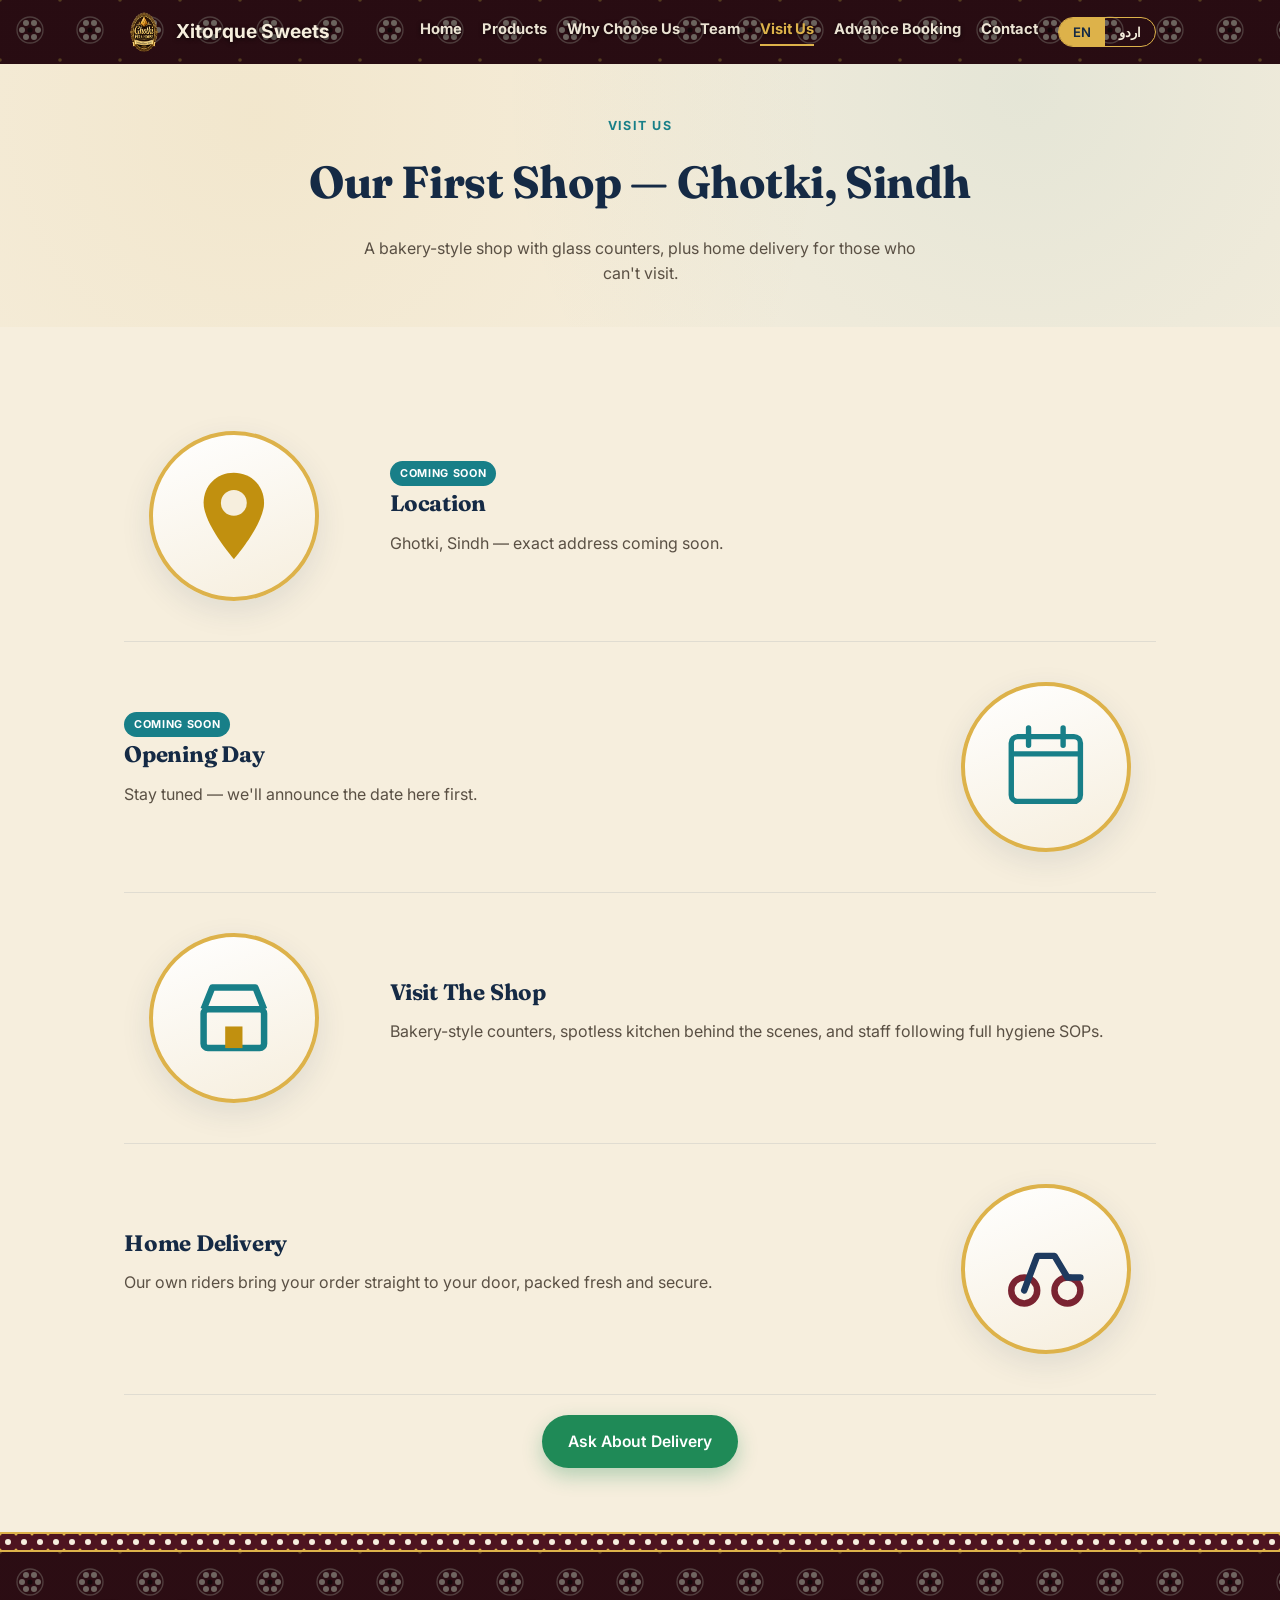
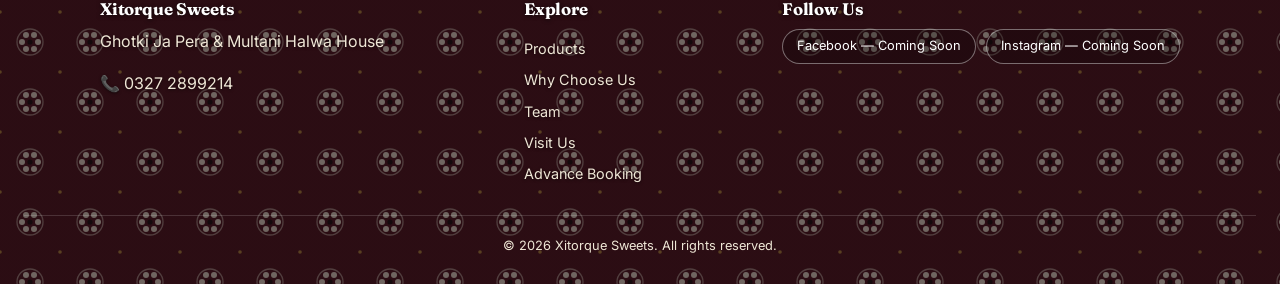
<file: visit-us.html>
<!DOCTYPE html>
<html lang="en" dir="ltr">
<head>
<meta charset="UTF-8">
<meta name="viewport" content="width=device-width, initial-scale=1.0">
<title>Visit Us — Xitorque Sweets</title>
<meta name="description" content="Xitorque Sweets is opening soon in Ghotki, Sindh, with home delivery available.">
<link rel="icon" type="image/png" href="photos/favicon.png">
<link rel="apple-touch-icon" href="photos/favicon.png">
<link rel="preconnect" href="https://fonts.googleapis.com">
<link rel="preconnect" href="https://fonts.gstatic.com" crossorigin>
<link href="https://fonts.googleapis.com/css2?family=Fraunces:ital,wght@0,500;0,600;0,700;1,500&family=Inter:wght@400;500;600;700&family=Noto+Nastaliq+Urdu:wght@400;600;700&display=swap" rel="stylesheet">
<link rel="stylesheet" href="styles.css">
</head>
<body>

<header class="site-header">
  <div class="header-inner">
    <a href="index.html" class="brand">
      <img src="photos/logo.png" alt="Xitorque Sweets Logo" class="logo-mark" style="border-radius:50%;background:transparent;">
      <p class="brand-name">Xitorque Sweets</p>
    </a>
    <button class="nav-toggle" id="nav-toggle" aria-label="Toggle menu" onclick="toggleNav()">
      <svg width="26" height="26" viewBox="0 0 24 24" fill="none"><path d="M3 6h18M3 12h18M3 18h18" stroke="#F6EEDD" stroke-width="2" stroke-linecap="round"/></svg>
    </button>
    <nav class="nav-links" id="nav-links">
      <a href="index.html" data-en="Home" data-ur="ہوم">Home</a>
      <a href="products.html" data-en="Products" data-ur="مصنوعات">Products</a>
      <a href="why-choose-us.html" data-en="Why Choose Us" data-ur="ہمیں کیوں چنیں">Why Choose Us</a>
      <a href="team.html" data-en="Team" data-ur="ٹیم">Team</a>
      <a href="visit-us.html" data-en="Visit Us" data-ur="ہم سے ملیں" class="active">Visit Us</a>
      <a href="advance-booking.html" data-en="Advance Booking" data-ur="ایڈوانس بکنگ">Advance Booking</a>
      <a href="contact.html" data-en="Contact" data-ur="رابطہ">Contact</a>
      <div class="lang-toggle" role="group" aria-label="Language toggle">
        <button type="button" id="btn-en" class="active" onclick="setLang('en')">EN</button>
        <button type="button" id="btn-ur" onclick="setLang('ur')">اردو</button>
      </div>
    </nav>
  </div>
</header>

<section class="page-hero">
  <span class="eyebrow" data-en="Visit Us" data-ur="ہم سے ملیں"></span>
  <h1 data-en="Our First Shop — Ghotki, Sindh" data-ur="ہماری پہلی دکان — گھوٹکی، سندھ"></h1>
  <p class="lede" data-en="A bakery-style shop with glass counters, plus home delivery for those who can't visit." data-ur="شیشے کے کاؤنٹرز والی بیکری اسٹائل دکان، اور جو نہ آ سکیں ان کے لیے ہوم ڈیلیوری۔"></p>
</section>

<section>
  <div class="container">

    <div class="feature-row reveal">
      <div class="feature-media">
        <div class="feature-media-frame">
          <svg viewBox="0 0 48 48" aria-hidden="true"><path d="M24 4c-8 0-14 6-14 14 0 10 14 26 14 26s14-16 14-26c0-8-6-14-14-14z" fill="var(--gold)"/><circle cx="24" cy="18" r="6" fill="var(--ivory)"/></svg>
        </div>
      </div>
      <div class="feature-text">
        <span class="soon-badge" style="position:static;display:inline-block;" data-en="Coming Soon" data-ur="جلد آ رہا ہے"></span>
        <h3 data-en="Location" data-ur="مقام"></h3>
        <p data-en="Ghotki, Sindh — exact address coming soon." data-ur="گھوٹکی، سندھ — مکمل پتہ جلد بتایا جائے گا۔"></p>
      </div>
    </div>

    <div class="feature-row reverse reveal">
      <div class="feature-media">
        <div class="feature-media-frame">
          <svg viewBox="0 0 48 48" aria-hidden="true"><rect x="8" y="10" width="32" height="30" rx="3" fill="none" stroke="var(--turquoise)" stroke-width="2.5"/><path d="M8 18h32" stroke="var(--turquoise)" stroke-width="2.5"/><path d="M16 6v8M32 6v8" stroke="var(--turquoise)" stroke-width="2.5" stroke-linecap="round"/></svg>
        </div>
      </div>
      <div class="feature-text">
        <span class="soon-badge" style="position:static;display:inline-block;" data-en="Coming Soon" data-ur="جلد آ رہا ہے"></span>
        <h3 data-en="Opening Day" data-ur="افتتاح کی تاریخ"></h3>
        <p data-en="Stay tuned — we'll announce the date here first." data-ur="ساتھ رہیں — تاریخ سب سے پہلے یہاں بتائی جائے گی۔"></p>
      </div>
    </div>

    <div class="feature-row reveal">
      <div class="feature-media">
        <div class="feature-media-frame">
          <svg viewBox="0 0 48 48" aria-hidden="true"><rect x="10" y="20" width="28" height="18" rx="2" fill="none" stroke="var(--turquoise)" stroke-width="3"/><path d="M10 20l4-10h20l4 10" fill="none" stroke="var(--turquoise)" stroke-width="3" stroke-linejoin="round"/><rect x="20" y="28" width="8" height="10" fill="var(--gold)"/></svg>
        </div>
      </div>
      <div class="feature-text">
        <h3 data-en="Visit The Shop" data-ur="دکان پر تشریف لائیں"></h3>
        <p data-en="Bakery-style counters, spotless kitchen behind the scenes, and staff following full hygiene SOPs." data-ur="بیکری اسٹائل کاؤنٹرز، پیچھے بےداغ کچن، اور مکمل حفظان صحت SOPs کی پابندی کرنے والا عملہ۔"></p>
      </div>
    </div>

    <div class="feature-row reverse reveal">
      <div class="feature-media">
        <div class="feature-media-frame">
          <svg viewBox="0 0 48 48" aria-hidden="true"><circle cx="14" cy="34" r="6" fill="none" stroke="var(--maroon)" stroke-width="3"/><circle cx="34" cy="34" r="6" fill="none" stroke="var(--maroon)" stroke-width="3"/><path d="M14 34l6-16h8l6 10h6" fill="none" stroke="var(--indigo)" stroke-width="3" stroke-linecap="round" stroke-linejoin="round"/></svg>
        </div>
      </div>
      <div class="feature-text">
        <h3 data-en="Home Delivery" data-ur="ہوم ڈیلیوری"></h3>
        <p data-en="Our own riders bring your order straight to your door, packed fresh and secure." data-ur="ہمارے اپنے رائیڈرز آپ کا آرڈر تازہ اور محفوظ پیکنگ کے ساتھ آپ کے گھر پہنچاتے ہیں۔"></p>
      </div>
    </div>

    <div style="text-align:center;margin-top:20px;">
      <a class="btn btn-whatsapp" href="https://wa.me/923272899214" target="_blank" rel="noopener">
        <span data-en="Ask About Delivery" data-ur="ڈیلیوری کے بارے میں پوچھیں"></span>
      </a>
    </div>
  </div>
</section>

<div class="ajrak-divider"></div>

<footer>
  <div class="footer-inner">
    <div>
      <h3>Xitorque Sweets</h3>
      <p data-en="Ghotki Ja Pera &amp; Multani Halwa House" data-ur="گھوٹکی جا پیرا اور ملتانی حلوہ ہاؤس"></p>
      <p>📞 0327 2899214</p>
    </div>
    <div class="footer-nav">
      <h3 data-en="Explore" data-ur="مزید دیکھیں"></h3>
      <a href="products.html" data-en="Products" data-ur="مصنوعات"></a>
      <a href="why-choose-us.html" data-en="Why Choose Us" data-ur="ہمیں کیوں چنیں"></a>
      <a href="team.html" data-en="Team" data-ur="ٹیم"></a>
      <a href="visit-us.html" data-en="Visit Us" data-ur="ہم سے ملیں"></a>
    <a href="advance-booking.html" data-en="Advance Booking" data-ur="ایڈوانس بکنگ"></a>
    </div>
    <div>
      <h3 data-en="Follow Us" data-ur="ہمیں فالو کریں"></h3>
      <div class="footer-social">
        <span class="social-pill" data-en="Facebook — Coming Soon" data-ur="فیس بک — جلد آ رہا ہے"></span>
        <span class="social-pill" data-en="Instagram — Coming Soon" data-ur="انسٹاگرام — جلد آ رہا ہے"></span>
      </div>
    </div>
  </div>
  <div class="footer-bottom">
    <span data-en="© 2026 Xitorque Sweets. All rights reserved." data-ur="© 2026 Xitorque Sweets — جملہ حقوق محفوظ ہیں۔"></span>
  </div>
</footer>

<script src="script.js"></script>
</body>
</html>
</file>
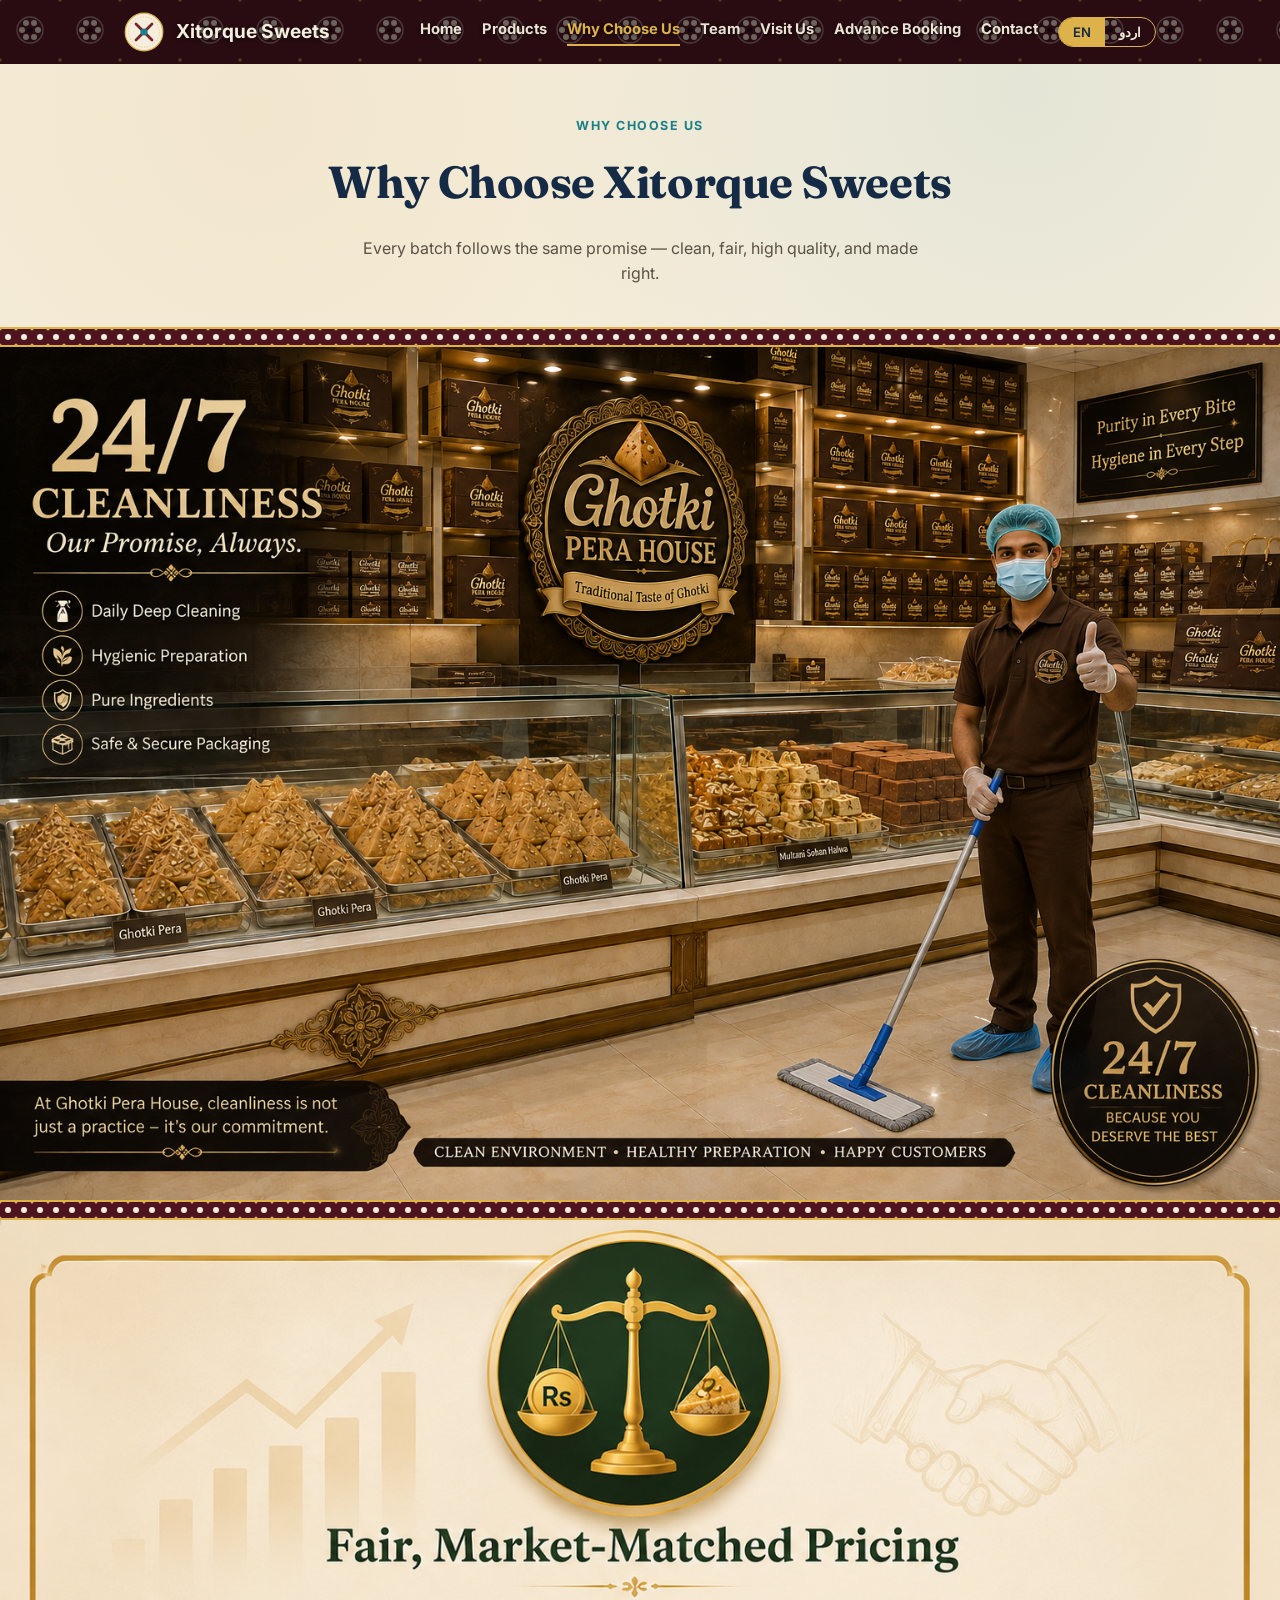
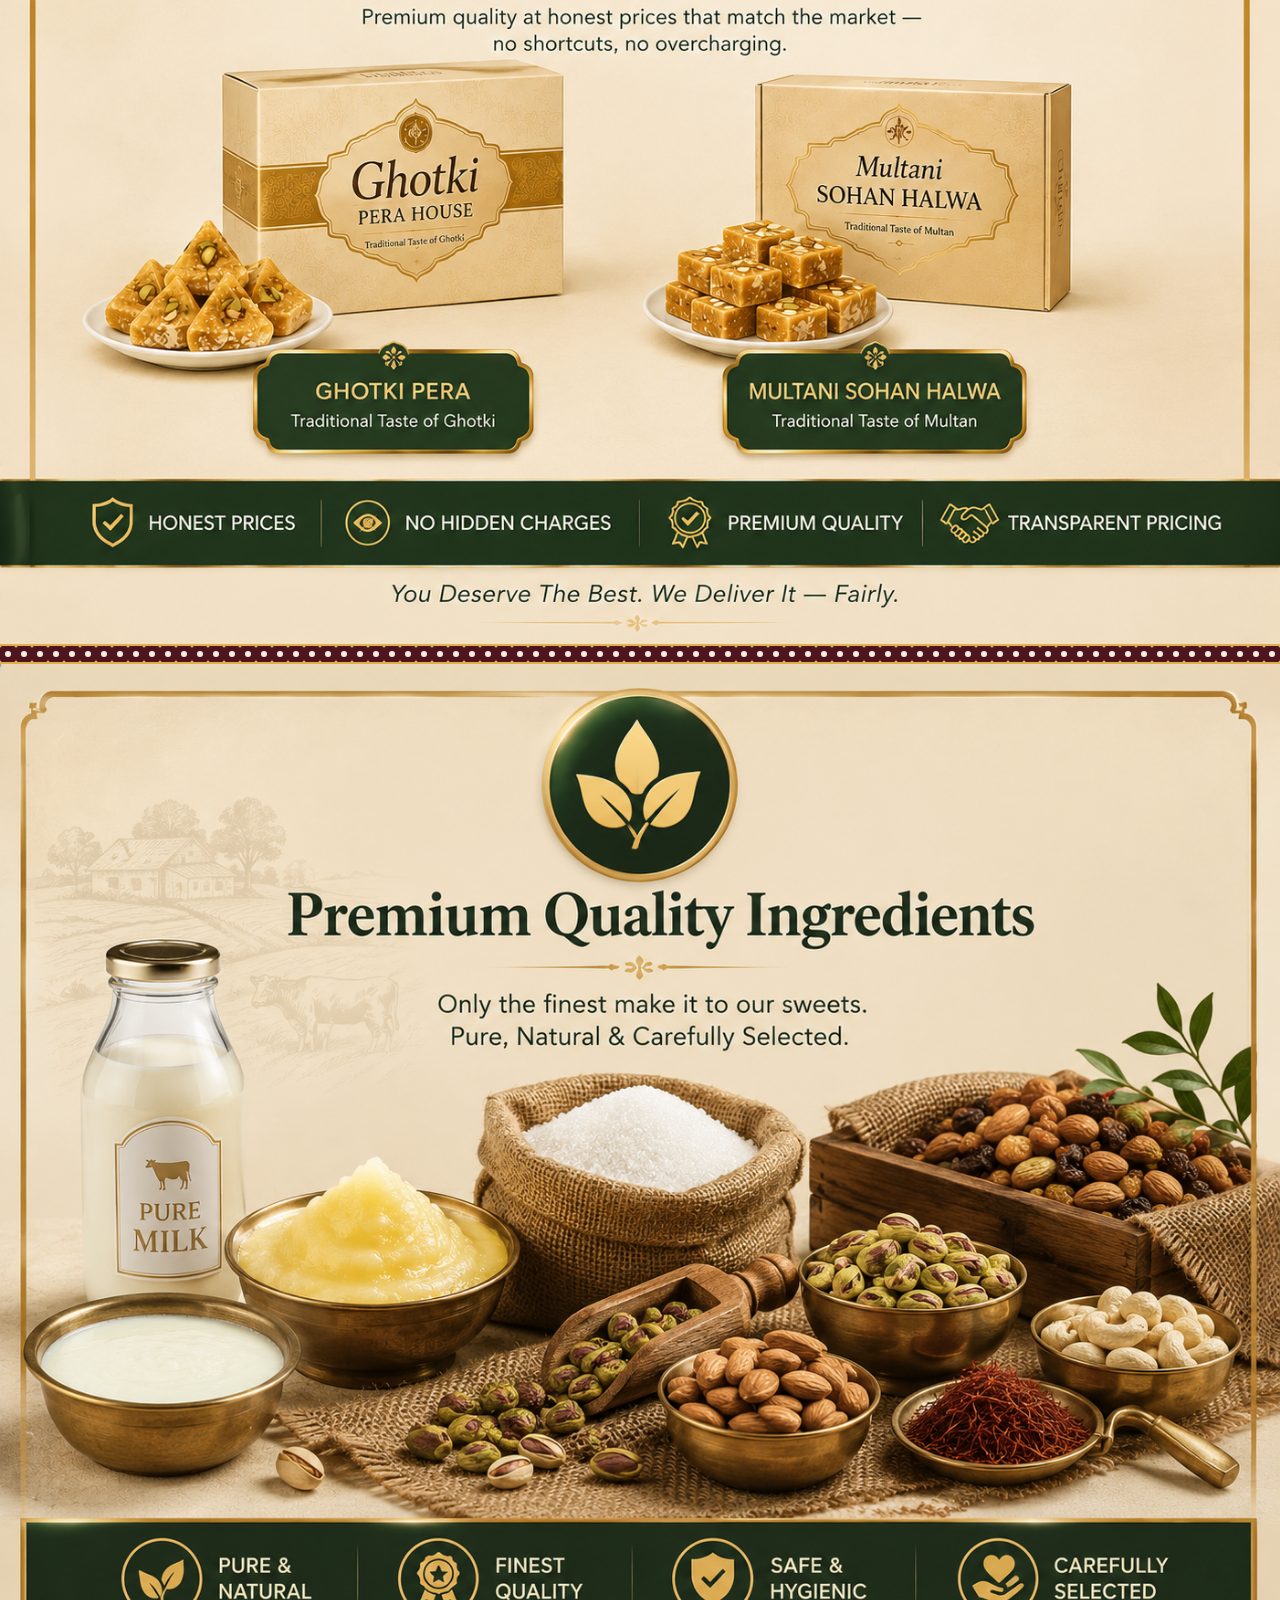
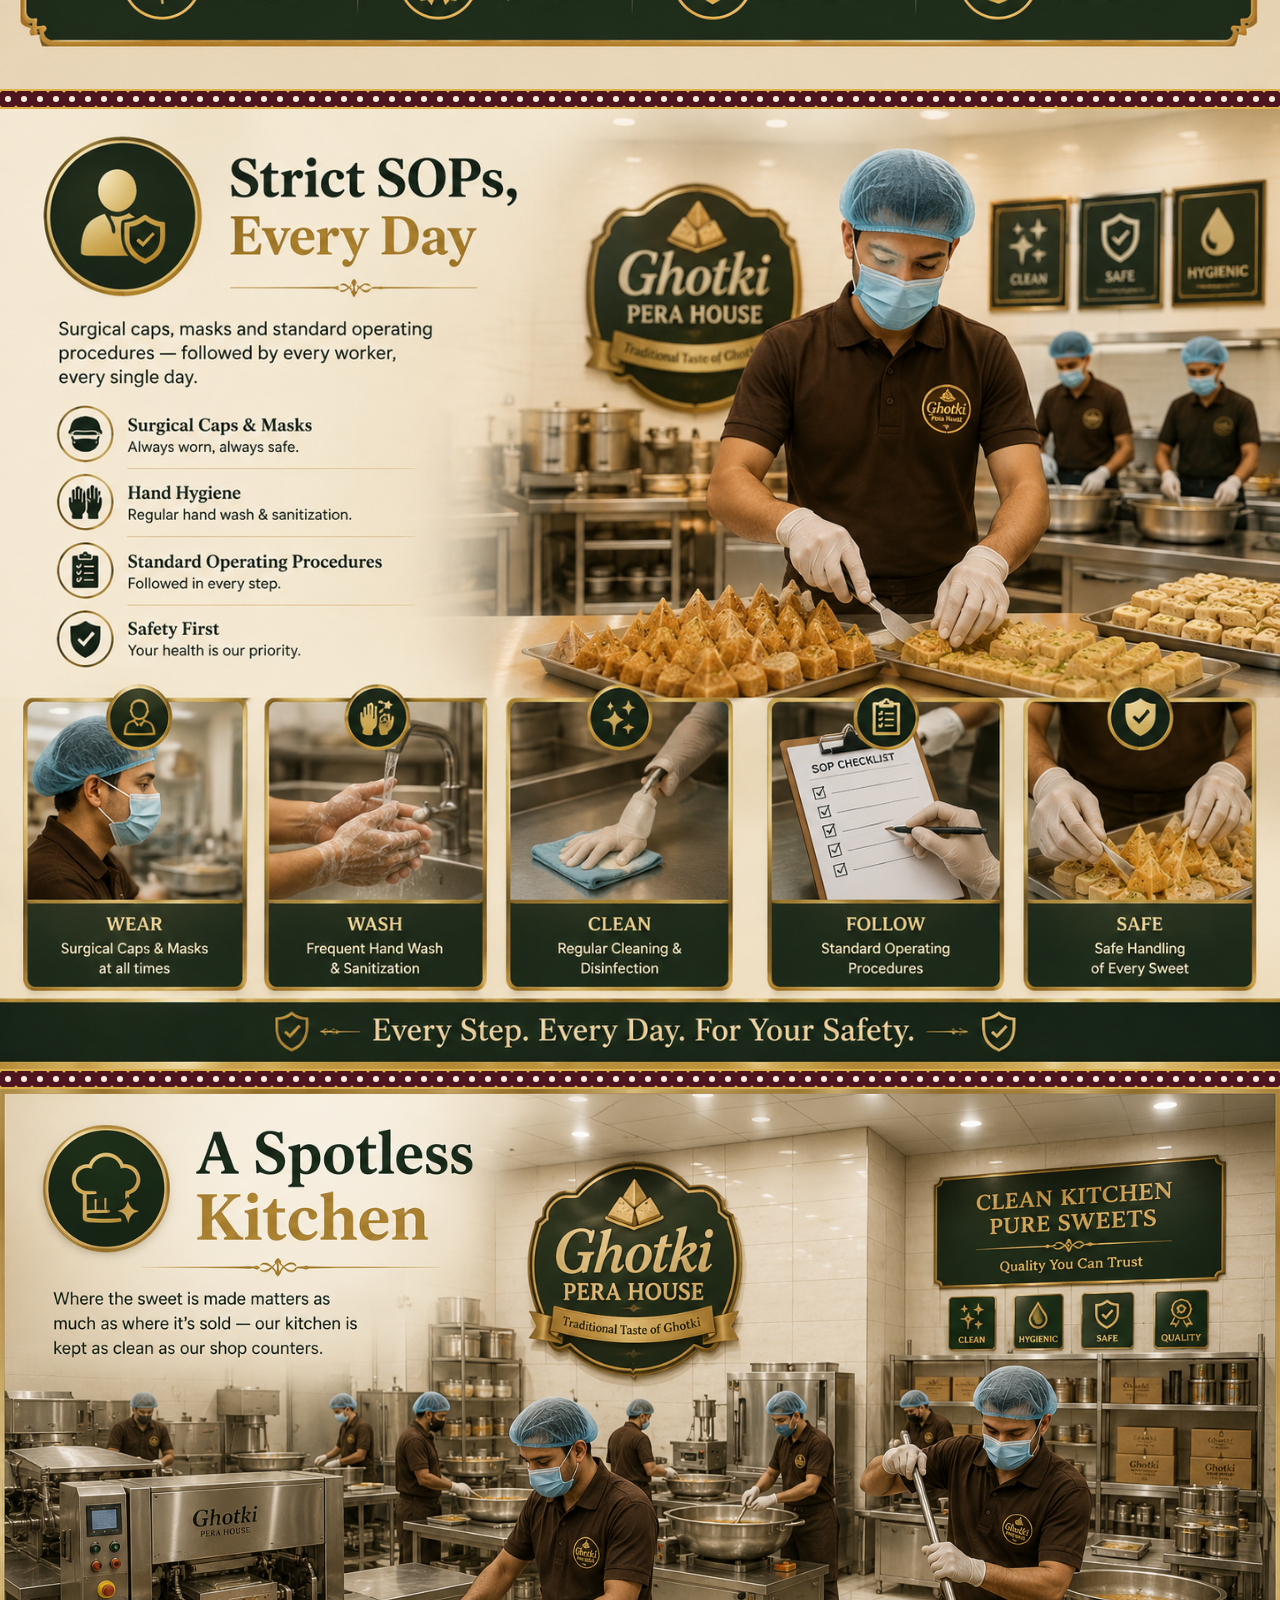
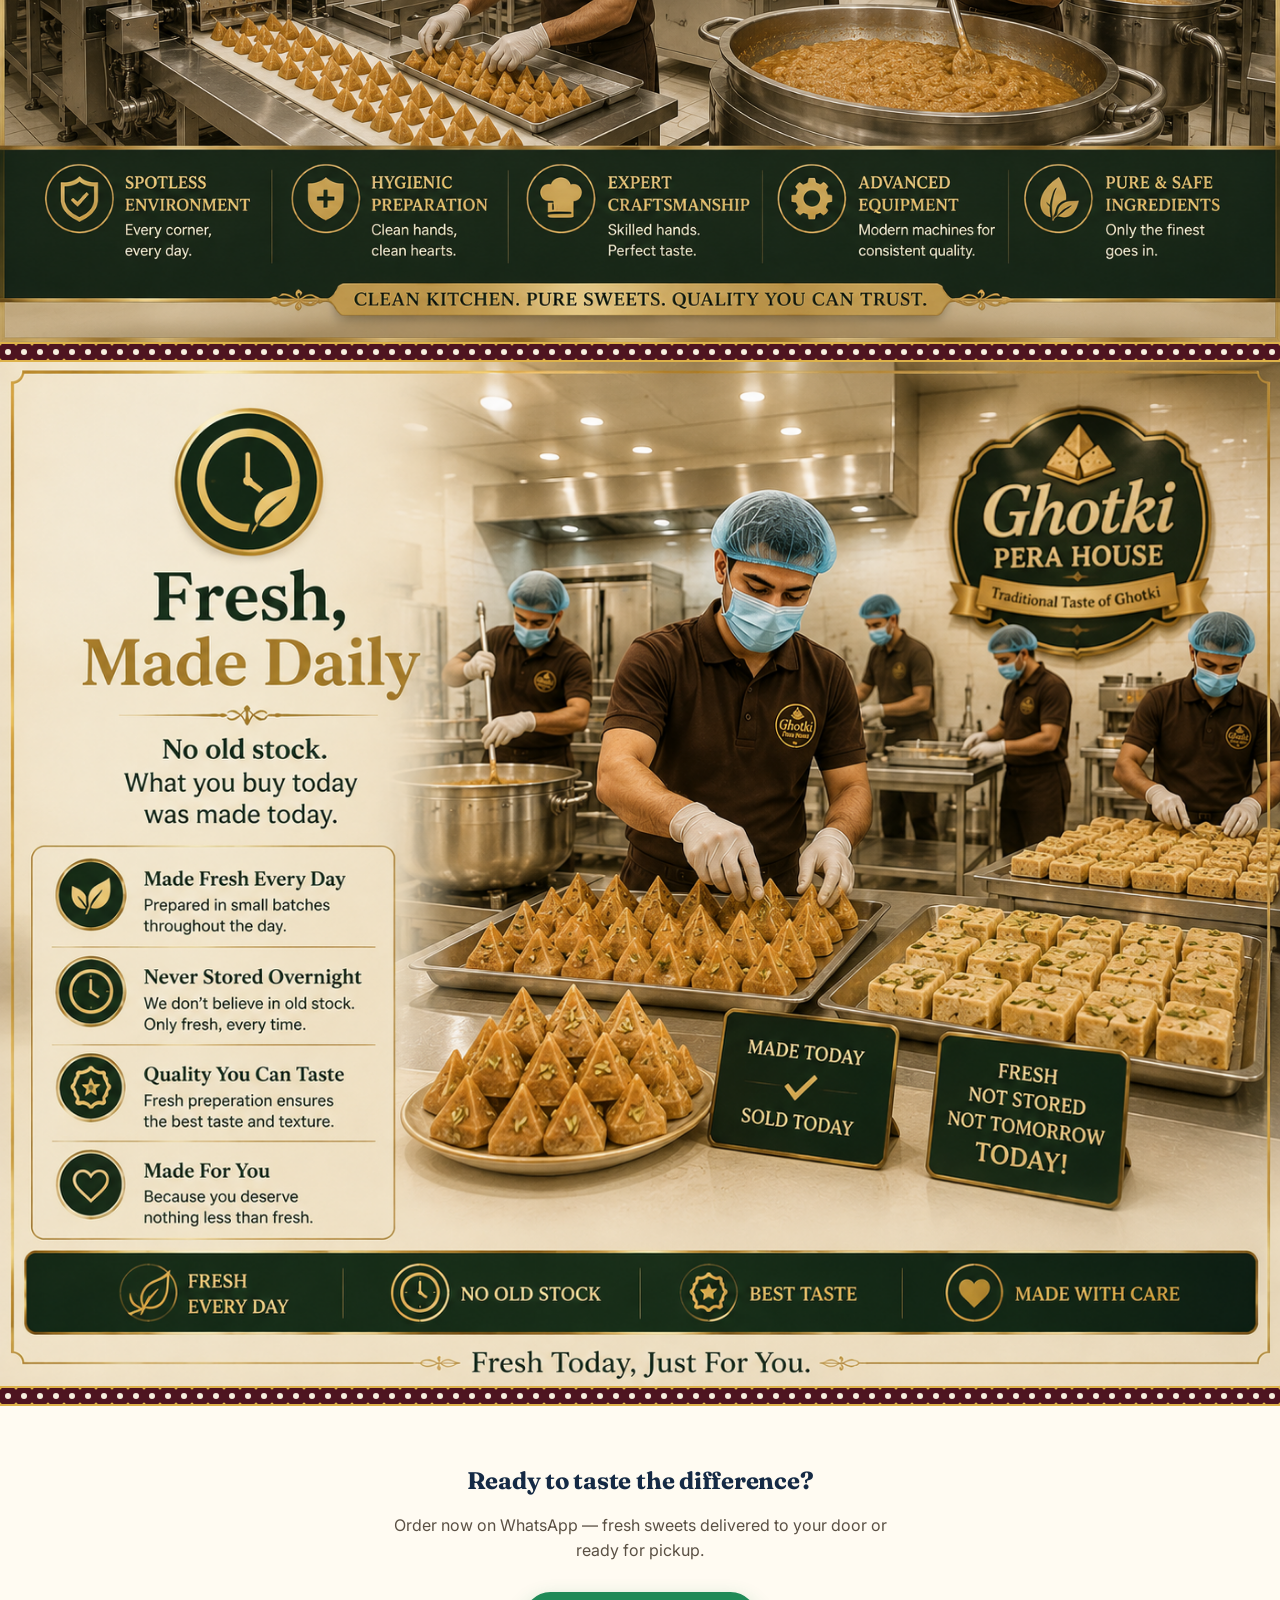
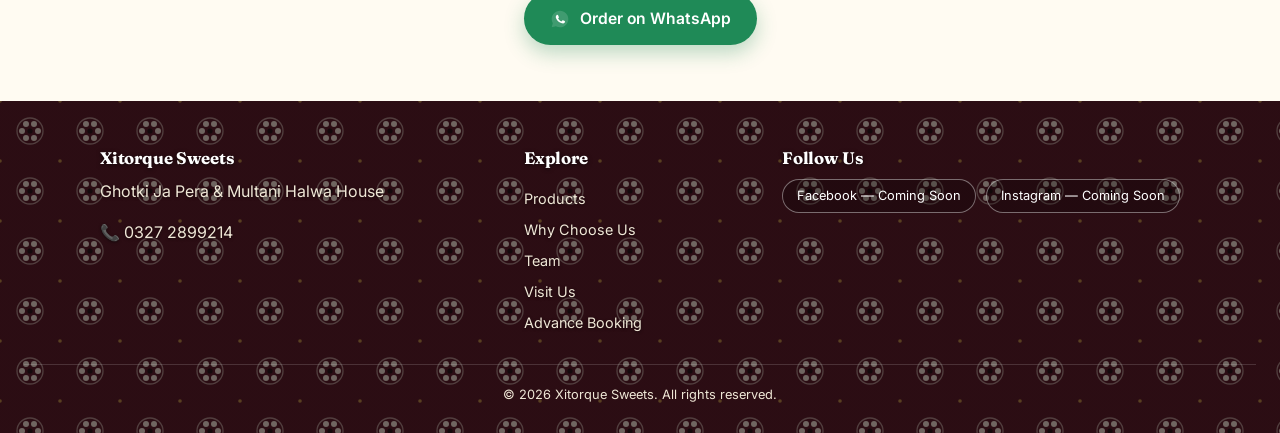
<file: why-choose-us.html>
<!DOCTYPE html>
<html lang="en" dir="ltr">
<head>
<meta charset="UTF-8">
<meta name="viewport" content="width=device-width, initial-scale=1.0">
<title>Why Choose Us — Xitorque Sweets</title>
<link rel="preconnect" href="https://fonts.googleapis.com">
<link rel="preconnect" href="https://fonts.gstatic.com" crossorigin>
<link href="https://fonts.googleapis.com/css2?family=Fraunces:ital,wght@0,500;0,600;0,700;1,500&family=Inter:wght@400;500;600;700&family=Noto+Nastaliq+Urdu:wght@400;600;700&display=swap" rel="stylesheet">
<link rel="stylesheet" href="styles.css">
<style>
.why-img-full{
  width:100%;
  display:block;
  height:auto;
}
</style>
</head>
<body>

<header class="site-header">
  <div class="header-inner">
    <a href="index.html" class="brand">
      <svg class="logo-mark" viewBox="0 0 100 100" aria-hidden="true">
        <circle cx="50" cy="50" r="47" fill="var(--ivory)" stroke="var(--gold-soft)" stroke-width="3"/>
        <circle cx="50" cy="50" r="38" fill="none" stroke="var(--gold-soft)" stroke-width="1.5" stroke-dasharray="3 4"/>
        <path d="M30 30 L70 70 M70 30 L30 70" stroke="var(--maroon)" stroke-width="7" stroke-linecap="round"/>
        <circle cx="50" cy="50" r="9" fill="var(--turquoise)"/>
      </svg>
      <p class="brand-name">Xitorque Sweets</p>
    </a>
    <button class="nav-toggle" id="nav-toggle" aria-label="Toggle menu" onclick="toggleNav()">
      <svg width="26" height="26" viewBox="0 0 24 24" fill="none"><path d="M3 6h18M3 12h18M3 18h18" stroke="#F6EEDD" stroke-width="2" stroke-linecap="round"/></svg>
    </button>
    <nav class="nav-links" id="nav-links">
      <a href="index.html" data-en="Home" data-ur="ہوم">Home</a>
      <a href="products.html" data-en="Products" data-ur="مصنوعات">Products</a>
      <a href="why-choose-us.html" data-en="Why Choose Us" data-ur="ہمیں کیوں چنیں" class="active">Why Choose Us</a>
      <a href="team.html" data-en="Team" data-ur="ٹیم">Team</a>
      <a href="visit-us.html" data-en="Visit Us" data-ur="ہم سے ملیں">Visit Us</a>
      <a href="advance-booking.html" data-en="Advance Booking" data-ur="ایڈوانس بکنگ">Advance Booking</a>
      <a href="contact.html" data-en="Contact" data-ur="رابطہ">Contact</a>
      <div class="lang-toggle" role="group" aria-label="Language toggle">
        <button type="button" id="btn-en" class="active" onclick="setLang('en')">EN</button>
        <button type="button" id="btn-ur" onclick="setLang('ur')">اردو</button>
      </div>
    </nav>
  </div>
</header>

<section class="page-hero">
  <span class="eyebrow" data-en="Why Choose Us" data-ur="ہمیں کیوں منتخب کریں"></span>
  <h1 data-en="Why Choose Xitorque Sweets" data-ur="زیتورک سویٹس کو کیوں چنیں"></h1>
  <p class="lede" data-en="Every batch follows the same promise — clean, fair, high quality, and made right." data-ur="ہر مٹھائی ایک ہی وعدے کے ساتھ بنتی ہے — صاف، منصفانہ، اعلیٰ معیار، اور صحیح طریقے سے۔"></p>
</section>

<div class="ajrak-divider"></div>
<img class="why-img-full" src="photos/why-cleanliness.png" alt="Cleanliness at Xitorque Sweets">
<div class="ajrak-divider"></div>
<img class="why-img-full" src="photos/why-pricing.png" alt="Fair Pricing at Xitorque Sweets">
<div class="ajrak-divider"></div>
<img class="why-img-full" src="photos/why-ingredients.png" alt="Premium Ingredients at Xitorque Sweets">
<div class="ajrak-divider"></div>
<img class="why-img-full" src="photos/why-sops.png" alt="Strict SOPs at Xitorque Sweets">
<div class="ajrak-divider"></div>
<img class="why-img-full" src="photos/why-kitchen.png" alt="Spotless Kitchen at Xitorque Sweets">
<div class="ajrak-divider"></div>
<img class="why-img-full" src="photos/why-fresh.png" alt="Fresh Made Daily at Xitorque Sweets">
<div class="ajrak-divider"></div>

<section style="padding:56px 24px;text-align:center;background:var(--card);">
  <h2 data-en="Ready to taste the difference?" data-ur="کیا آپ فرق چکھنے کے لیے تیار ہیں؟"></h2>
  <p style="max-width:500px;margin:12px auto 28px;color:var(--ink-soft);" data-en="Order now on WhatsApp — fresh sweets delivered to your door or ready for pickup." data-ur="ابھی واٹس ایپ پر آرڈر کریں — تازہ مٹھائیاں آپ کے دروازے پر یا پک اپ کے لیے تیار۔"></p>
  <a class="btn btn-whatsapp" href="https://wa.me/923272899214" target="_blank" rel="noopener">
    <svg width="20" height="20" viewBox="0 0 24 24" fill="none"><path d="M12 2C6.48 2 2 6.48 2 12c0 1.85.5 3.58 1.36 5.07L2 22l5.09-1.33A9.94 9.94 0 0 0 12 22c5.52 0 10-4.48 10-10S17.52 2 12 2z" fill="#fff" fill-opacity="0.15"/><path d="M17.47 14.38c-.27-.14-1.6-.79-1.85-.88-.25-.09-.43-.14-.62.14-.18.27-.71.88-.87 1.06-.16.18-.32.2-.6.07-.27-.14-1.15-.42-2.19-1.35-.81-.72-1.36-1.61-1.52-1.88-.16-.27-.02-.42.12-.55.12-.12.27-.32.41-.48.14-.16.18-.27.27-.45.09-.18.05-.34-.02-.48-.07-.14-.62-1.5-.85-2.06-.22-.53-.45-.46-.62-.47-.16-.01-.34-.01-.52-.01-.18 0-.48.07-.73.34-.25.27-.96.94-.96 2.29 0 1.35.98 2.65 1.12 2.83.14.18 1.93 2.95 4.68 4.14.65.28 1.16.45 1.56.58.66.21 1.25.18 1.72.11.53-.08 1.6-.65 1.82-1.29.23-.63.23-1.17.16-1.29-.07-.11-.25-.18-.52-.32z" fill="#fff"/></svg>
    <span data-en="Order on WhatsApp" data-ur="واٹس ایپ پر آرڈر کریں"></span>
  </a>
</section>

<footer>
  <div class="footer-inner">
    <div>
      <h3>Xitorque Sweets</h3>
      <p data-en="Ghotki Ja Pera &amp; Multani Halwa House" data-ur="گھوٹکی جا پیرا اور ملتانی حلوہ ہاؤس"></p>
      <p>📞 0327 2899214</p>
    </div>
    <div class="footer-nav">
      <h3 data-en="Explore" data-ur="مزید دیکھیں"></h3>
      <a href="products.html" data-en="Products" data-ur="مصنوعات"></a>
      <a href="why-choose-us.html" data-en="Why Choose Us" data-ur="ہمیں کیوں چنیں"></a>
      <a href="team.html" data-en="Team" data-ur="ٹیم"></a>
      <a href="visit-us.html" data-en="Visit Us" data-ur="ہم سے ملیں"></a>
      <a href="advance-booking.html" data-en="Advance Booking" data-ur="ایڈوانس بکنگ"></a>
    </div>
    <div>
      <h3 data-en="Follow Us" data-ur="ہمیں فالو کریں"></h3>
      <div class="footer-social">
        <span class="social-pill" data-en="Facebook — Coming Soon" data-ur="فیس بک — جلد آ رہا ہے"></span>
        <span class="social-pill" data-en="Instagram — Coming Soon" data-ur="انسٹاگرام — جلد آ رہا ہے"></span>
      </div>
    </div>
  </div>
  <div class="footer-bottom">
    <span data-en="© 2026 Xitorque Sweets. All rights reserved." data-ur="© 2026 Xitorque Sweets — جملہ حقوق محفوظ ہیں۔"></span>
  </div>
</footer>

<script src="script.js"></script>
</body>
</html>
</file>
<file: styles.css>
:root{
  --indigo:#1E3A5F;
  --indigo-deep:#152A45;
  --maroon:#7A2331;
  --gold:#C1900F;
  --gold-soft:#DDB24A;
  --turquoise:#187F88;
  --ivory:#F6EEDD;
  --card:#FFFBF2;
  --ink:#241C15;
  --ink-soft:#5A5044;
  --whatsapp:#1F8A57;
  --radius-lg:18px;
  --radius-sm:8px;
  --shadow-soft:0 10px 30px rgba(30,58,95,0.10);
}

*{box-sizing:border-box;}
html{scroll-behavior:smooth;}
body{
  margin:0;
  background:var(--ivory);
  color:var(--ink);
  font-family:'Inter',sans-serif;
  line-height:1.6;
  -webkit-font-smoothing:antialiased;
}
body.lang-ur{font-family:'Noto Nastaliq Urdu','Inter',sans-serif;}
body.lang-ur h1, body.lang-ur h2, body.lang-ur h3, body.lang-ur .brand-name{
  font-family:'Noto Nastaliq Urdu', serif;
}
h1,h2,h3{
  font-family:'Fraunces',serif;
  color:var(--indigo-deep);
  margin:0 0 0.4em 0;
  letter-spacing:-0.01em;
}
p{margin:0 0 1em 0;color:var(--ink-soft);}
a{color:inherit;}
img,svg{display:block;max-width:100%;}
button, input, textarea{font-family:inherit;}
:focus-visible{outline:3px solid var(--turquoise);outline-offset:2px;}

.container{max-width:1080px;margin:0 auto;padding:0 24px;}

/* ---------- Ajrak pattern (signature motif) ---------- */
.ajrak-divider{
  height:20px;width:100%;
  background-image:url("data:image/svg+xml,%3Csvg xmlns='http://www.w3.org/2000/svg' width='16' height='16' viewBox='0 0 16 16'%3E%3Crect width='16' height='16' fill='%234E1420'/%3E%3Ccircle cx='8' cy='8' r='3' fill='%23F6EEDD'/%3E%3Ccircle cx='0' cy='0' r='1.5' fill='%23DDB24A'/%3E%3Ccircle cx='16' cy='0' r='1.5' fill='%23DDB24A'/%3E%3Ccircle cx='0' cy='16' r='1.5' fill='%23DDB24A'/%3E%3Ccircle cx='16' cy='16' r='1.5' fill='%23DDB24A'/%3E%3C/svg%3E");
  background-repeat:repeat-x;
  background-size:16px 16px;
  border-top:2px solid var(--gold-soft);
  border-bottom:2px solid var(--gold-soft);
}
.ajrak-pattern{
  background-image:
    repeating-linear-gradient(135deg, rgba(221,178,74,0.14) 0 8px, transparent 8px 16px),
    repeating-linear-gradient(45deg, rgba(122,35,49,0.22) 0 8px, transparent 8px 16px);
}

/* ---------- Site header ---------- */
.site-header{
  position:sticky;top:0;z-index:50;
  background-color:var(--indigo-deep);
  position:relative;
  overflow:visible;
}
.site-header::before{
  content:"";position:absolute;inset:0;
  background-image:
    linear-gradient(rgba(15,7,9,0.6), rgba(15,7,9,0.6)),
    url("data:image/svg+xml,%3Csvg xmlns='http://www.w3.org/2000/svg' width='60' height='60' viewBox='0 0 60 60'%3E%3Crect width='60' height='60' fill='%234E1420'/%3E%3Ccircle cx='30' cy='30' r='13' fill='none' stroke='%23F6EEDD' stroke-opacity='0.55' stroke-width='1.3'/%3E%3Ccircle cx='38' cy='30' r='3' fill='%23F6EEDD'/%3E%3Ccircle cx='34' cy='36.93' r='3' fill='%23F6EEDD'/%3E%3Ccircle cx='26' cy='36.93' r='3' fill='%23F6EEDD'/%3E%3Ccircle cx='22' cy='30' r='3' fill='%23F6EEDD'/%3E%3Ccircle cx='26' cy='23.07' r='3' fill='%23F6EEDD'/%3E%3Ccircle cx='34' cy='23.07' r='3' fill='%23F6EEDD'/%3E%3Ccircle cx='30' cy='30' r='2.6' fill='%231A0E10'/%3E%3Ccircle cx='0' cy='0' r='1.8' fill='%23DDB24A' fill-opacity='0.75'/%3E%3Ccircle cx='60' cy='0' r='1.8' fill='%23DDB24A' fill-opacity='0.75'/%3E%3Ccircle cx='0' cy='60' r='1.8' fill='%23DDB24A' fill-opacity='0.75'/%3E%3Ccircle cx='60' cy='60' r='1.8' fill='%23DDB24A' fill-opacity='0.75'/%3E%3C/svg%3E");
  background-repeat:no-repeat, repeat;
  background-size:auto, 60px 60px;
  pointer-events:none;
}
.header-inner{
  position:relative;z-index:1;
  display:flex;align-items:center;justify-content:space-between;flex-wrap:wrap;
  padding:12px 24px;max-width:1080px;margin:0 auto;gap:14px;
}
.brand{display:flex;align-items:center;gap:12px;text-decoration:none;}
.logo-mark{width:40px;height:40px;flex-shrink:0;}
.brand-name{font-size:1.2rem;font-weight:700;color:var(--ivory);margin:0;line-height:1;white-space:nowrap;text-shadow:0 1px 4px rgba(0,0,0,0.7);}

.nav-toggle{
  display:none;background:none;border:none;cursor:pointer;padding:6px;
  position:relative;z-index:1;
}
.nav-links{
  display:flex;align-items:center;gap:20px;flex-wrap:wrap;
  position:relative;z-index:1;
}
.nav-links a{
  color:var(--ivory);opacity:0.95;text-decoration:none;font-size:0.92rem;font-weight:700;
  padding-bottom:3px;border-bottom:2px solid transparent;transition:opacity 0.15s, border-color 0.15s;
  text-shadow:0 1px 4px rgba(0,0,0,0.7);
}
.nav-links a:hover{opacity:1;}
.nav-links a.active{opacity:1;color:var(--gold-soft);border-bottom-color:var(--gold-soft);}

.lang-toggle{display:flex;border:1.5px solid var(--gold-soft);border-radius:999px;overflow:hidden;}
.lang-toggle button{
  background:transparent;border:none;padding:6px 14px;font-size:0.82rem;font-weight:600;
  color:var(--ivory);cursor:pointer;transition:background 0.2s, color 0.2s;
}
.lang-toggle button.active{background:var(--gold-soft);color:var(--indigo-deep);}

@media(max-width:860px){
  .nav-toggle{display:block;}
  .nav-links{
    display:none;position:absolute;top:100%;left:0;right:0;
    background:var(--indigo-deep);flex-direction:column;align-items:flex-start;
    padding:16px 24px 20px;gap:14px;border-top:1px solid rgba(255,255,255,0.15);
  }
  .nav-links.open{display:flex;}
  .lang-toggle{margin-top:6px;}
}

/* ---------- Page hero (inner pages) ---------- */
.page-hero{
  padding:52px 24px 40px;text-align:center;
  background:
    radial-gradient(circle at 20% 20%, rgba(193,144,15,0.08), transparent 55%),
    radial-gradient(circle at 80% 10%, rgba(24,127,136,0.08), transparent 50%);
}
.page-hero h1{font-size:clamp(1.9rem, 4.4vw, 2.8rem);}
.page-hero .lede{max-width:560px;margin:10px auto 0;}

/* ---------- Hero (home) ---------- */
.hero{
  padding:64px 24px 56px;text-align:center;
  background:
    radial-gradient(circle at 20% 20%, rgba(193,144,15,0.08), transparent 55%),
    radial-gradient(circle at 80% 10%, rgba(24,127,136,0.08), transparent 50%);
}
.ribbon{
  display:inline-block;background:var(--maroon);color:#fff;font-size:0.78rem;font-weight:600;
  letter-spacing:0.04em;text-transform:uppercase;padding:7px 18px;border-radius:999px;margin-bottom:22px;
}
body.lang-ur .ribbon{text-transform:none;letter-spacing:0;}
.hero h1{font-size:clamp(2.1rem, 5vw, 3.4rem);margin-bottom:0.3em;}
.hero .tagline{
  font-size:clamp(1rem, 2.4vw, 1.3rem);color:var(--maroon);font-weight:600;font-style:italic;margin-bottom:20px;
}
body.lang-ur .hero .tagline{font-style:normal;}
.hero .lede{max-width:560px;margin:0 auto 30px;font-size:1.05rem;}
.cta-row{display:flex;gap:14px;justify-content:center;flex-wrap:wrap;}

.btn{
  display:inline-flex;align-items:center;gap:10px;padding:14px 26px;border-radius:999px;
  font-weight:600;font-size:0.98rem;text-decoration:none;border:none;cursor:pointer;
  transition:transform 0.15s ease, box-shadow 0.15s ease;
}
.btn:hover{transform:translateY(-2px);}
.btn-whatsapp{background:var(--whatsapp);color:#fff;box-shadow:0 8px 20px rgba(31,138,87,0.30);}
.btn-outline{background:transparent;color:var(--indigo-deep);border:1.5px solid var(--indigo-deep);}

/* ---------- Section shell ---------- */
section{padding:64px 24px;}
.section-head{text-align:center;max-width:640px;margin:0 auto 40px;}
.eyebrow{
  display:block;font-size:0.78rem;font-weight:700;letter-spacing:0.12em;text-transform:uppercase;
  color:var(--turquoise);margin-bottom:10px;
}
body.lang-ur .eyebrow{text-transform:none;letter-spacing:0;}

/* ---------- Glass counter cards ---------- */
.glass-card{
  position:relative;
  background:linear-gradient(160deg, rgba(255,255,255,0.75), rgba(255,255,255,0.25));
  border:1px solid rgba(255,255,255,0.6);border-top:3px solid var(--gold);
  border-radius:var(--radius-lg) var(--radius-lg) 6px 6px;
  box-shadow:var(--shadow-soft), inset 0 1px 0 rgba(255,255,255,0.7);
  overflow:hidden;padding:28px 24px;
}
.glass-card::before{
  content:"";position:absolute;top:-60%;left:-25%;width:45%;height:220%;
  background:linear-gradient(120deg, rgba(255,255,255,0.55), rgba(255,255,255,0) 65%);
  transform:rotate(18deg);pointer-events:none;
}

/* ---------- Products ---------- */
.products-grid{display:grid;grid-template-columns:1fr;gap:28px;}
@media(min-width:720px){.products-grid{grid-template-columns:1fr 1fr;}}
.product-card{text-align:center;}
.product-art{width:120px;height:120px;margin:0 auto 18px;}
.product-art.large{width:160px;height:160px;}
.product-card h3{font-size:1.4rem;}
.price-tag{
  display:inline-block;margin-top:12px;font-size:0.85rem;font-weight:600;color:var(--indigo-deep);
  background:rgba(193,144,15,0.15);padding:5px 14px;border-radius:999px;
}
.ingredient-row{display:flex;justify-content:center;gap:18px;flex-wrap:wrap;margin-top:16px;}
.ingredient-pill{
  display:flex;align-items:center;gap:6px;font-size:0.82rem;font-weight:600;color:var(--ink-soft);
}
.ingredient-pill svg{width:18px;height:18px;}

/* ---------- Why choose us ---------- */
.why-grid{display:grid;grid-template-columns:1fr;gap:22px;}
@media(min-width:720px){.why-grid{grid-template-columns:1fr 1fr;}}
@media(min-width:1000px){.why-grid{grid-template-columns:1fr 1fr 1fr;}}
.why-card{padding:24px 22px;}
.why-icon{width:44px;height:44px;margin-bottom:14px;}
.why-card h3{font-size:1.08rem;margin-bottom:6px;}
.why-card p{font-size:0.94rem;margin-bottom:0;}

/* ---------- Team ---------- */
.team-grid{display:grid;grid-template-columns:1fr;gap:26px;}
@media(min-width:640px){.team-grid{grid-template-columns:1fr 1fr;}}
@media(min-width:980px){.team-grid{grid-template-columns:repeat(3,1fr);}}
.team-card{text-align:center;padding:30px 22px;}
.avatar-badge{
  width:96px;height:96px;border-radius:50%;margin:0 auto 16px;
  display:flex;align-items:center;justify-content:center;
  background:linear-gradient(160deg, var(--ivory), #fff);
  border:3px solid var(--gold-soft);box-shadow:0 6px 16px rgba(30,58,95,0.15);
}
.avatar-badge svg{width:52px;height:52px;}
.team-card h3{font-size:1.1rem;margin-bottom:2px;}
.team-role{font-size:0.85rem;font-weight:700;color:var(--turquoise);text-transform:uppercase;letter-spacing:0.04em;margin-bottom:10px;display:block;}
body.lang-ur .team-role{text-transform:none;letter-spacing:0;}
.team-card p{font-size:0.92rem;}

/* ---------- Coming soon strip ---------- */
.soon-grid{display:grid;grid-template-columns:1fr;gap:20px;}
@media(min-width:720px){.soon-grid{grid-template-columns:1fr 1fr;}}
.soon-card{padding:26px;text-align:center;position:relative;}
.soon-badge{
  position:absolute;top:14px;right:14px;background:var(--turquoise);color:#fff;font-size:0.68rem;
  font-weight:700;text-transform:uppercase;letter-spacing:0.06em;padding:4px 10px;border-radius:999px;
}
body.lang-ur .soon-badge{right:auto;left:14px;text-transform:none;letter-spacing:0;}
.soon-card h3{font-size:1.1rem;}
.soon-icon{width:40px;height:40px;margin:0 auto 14px;}

/* ---------- Delivery / info icon rows ---------- */
.icon-info-grid{display:grid;grid-template-columns:1fr;gap:20px;margin-top:10px;}
@media(min-width:640px){.icon-info-grid{grid-template-columns:1fr 1fr;}}
.icon-info-card{display:flex;gap:16px;align-items:flex-start;padding:22px;}
.icon-info-card svg{width:36px;height:36px;flex-shrink:0;}
.icon-info-card h3{font-size:1rem;margin-bottom:4px;}
.icon-info-card p{font-size:0.9rem;margin-bottom:0;}

/* ---------- Home quick links ---------- */
.quick-grid{display:grid;grid-template-columns:1fr;gap:22px;}
@media(min-width:640px){.quick-grid{grid-template-columns:1fr 1fr;}}
@media(min-width:980px){.quick-grid{grid-template-columns:repeat(4,1fr);}}
.quick-card{
  text-align:center;padding:26px 18px;text-decoration:none;display:block;
  transition:transform 0.15s ease;
}
.quick-card:hover{transform:translateY(-4px);}
.quick-card svg{width:38px;height:38px;margin:0 auto 12px;}
.quick-card h3{font-size:1rem;margin-bottom:4px;}
.quick-card p{font-size:0.85rem;margin-bottom:0;}
.quick-card .arrow{
  display:inline-block;margin-top:10px;font-size:0.82rem;font-weight:700;color:var(--maroon);
}

/* ---------- Contact ---------- */
.contact-wrap{display:grid;grid-template-columns:1fr;gap:32px;align-items:start;max-width:640px;margin:0 auto;}
.contact-card{padding:30px;}
.contact-card .btn{width:100%;justify-content:center;margin-top:8px;}
.contact-number{font-size:1.3rem;font-weight:700;color:var(--indigo-deep);margin:10px 0 18px;letter-spacing:0.02em;}
form{display:flex;flex-direction:column;gap:14px;}
form > div{display:flex;flex-direction:column;gap:6px;}
label{display:block;font-size:0.85rem;font-weight:600;color:var(--ink);}
input, textarea{
  display:block;width:100%;
  padding:12px 14px;border-radius:var(--radius-sm);border:1.5px solid rgba(30,58,95,0.25);
  background:#fff;font-size:0.95rem;color:var(--ink);
}
textarea{min-height:110px;resize:vertical;}
.form-note{font-size:0.82rem;color:var(--ink-soft);margin-top:-4px;}

/* ---------- Footer ---------- */
footer{
  position:relative;background-color:var(--indigo-deep);color:#EFE7D6;padding:44px 24px 28px;overflow:hidden;
}
footer::before{
  content:"";position:absolute;inset:0;
  background-image:
    linear-gradient(rgba(15,7,9,0.55), rgba(15,7,9,0.55)),
    url("data:image/svg+xml,%3Csvg xmlns='http://www.w3.org/2000/svg' width='60' height='60' viewBox='0 0 60 60'%3E%3Crect width='60' height='60' fill='%234E1420'/%3E%3Ccircle cx='30' cy='30' r='13' fill='none' stroke='%23F6EEDD' stroke-opacity='0.5' stroke-width='1.3'/%3E%3Ccircle cx='38' cy='30' r='3' fill='%23F6EEDD' fill-opacity='0.9'/%3E%3Ccircle cx='34' cy='36.93' r='3' fill='%23F6EEDD' fill-opacity='0.9'/%3E%3Ccircle cx='26' cy='36.93' r='3' fill='%23F6EEDD' fill-opacity='0.9'/%3E%3Ccircle cx='22' cy='30' r='3' fill='%23F6EEDD' fill-opacity='0.9'/%3E%3Ccircle cx='26' cy='23.07' r='3' fill='%23F6EEDD' fill-opacity='0.9'/%3E%3Ccircle cx='34' cy='23.07' r='3' fill='%23F6EEDD' fill-opacity='0.9'/%3E%3Ccircle cx='30' cy='30' r='2.6' fill='%231A0E10'/%3E%3Ccircle cx='0' cy='0' r='1.8' fill='%23DDB24A' fill-opacity='0.7'/%3E%3Ccircle cx='60' cy='0' r='1.8' fill='%23DDB24A' fill-opacity='0.7'/%3E%3Ccircle cx='0' cy='60' r='1.8' fill='%23DDB24A' fill-opacity='0.7'/%3E%3Ccircle cx='60' cy='60' r='1.8' fill='%23DDB24A' fill-opacity='0.7'/%3E%3C/svg%3E");
  background-repeat:no-repeat, repeat;
  background-size:auto, 60px 60px;
  pointer-events:none;
}
.footer-inner{
  position:relative;z-index:1;max-width:1080px;margin:0 auto;display:flex;flex-wrap:wrap;gap:24px;
  justify-content:space-between;align-items:flex-start;
}
footer h3{color:#fff;font-size:1.05rem;text-shadow:0 1px 4px rgba(0,0,0,0.7);}
footer p{color:#EFE7D6;text-shadow:0 1px 3px rgba(0,0,0,0.5);}
.footer-social{display:flex;gap:10px;flex-wrap:wrap;}
.social-pill{font-size:0.8rem;padding:6px 14px;border:1px solid rgba(255,255,255,0.4);border-radius:999px;color:#fff;background:rgba(0,0,0,0.2);}
.footer-nav{display:flex;flex-direction:column;gap:8px;}
.footer-nav a{color:#EFE7D6;text-decoration:none;font-size:0.9rem;text-shadow:0 1px 3px rgba(0,0,0,0.5);}
.footer-nav a:hover{color:var(--gold-soft);}
.footer-bottom{
  position:relative;z-index:1;text-align:center;margin-top:30px;padding-top:20px;
  border-top:1px solid rgba(255,255,255,0.15);font-size:0.8rem;color:#EFE7D6;
}

@media (prefers-reduced-motion: reduce){
  html{scroll-behavior:auto;}
  .btn:hover, .quick-card:hover{transform:none;}
}

/* ---------- Founder photo ---------- */
.founder-wrap{
  display:grid;grid-template-columns:1fr;gap:26px;align-items:center;
}
@media(min-width:720px){.founder-wrap{grid-template-columns:0.8fr 1.2fr;}}
.founder-photo{
  width:100%;max-width:260px;margin:0 auto;aspect-ratio:3/4;object-fit:cover;
  border-radius:var(--radius-lg);border:4px solid var(--gold-soft);
  box-shadow:var(--shadow-soft);
}
.founder-card{text-align:center;}
@media(min-width:720px){.founder-card{text-align:start;}}
.team-photo{
  width:96px;height:96px;border-radius:50%;object-fit:cover;
  margin:0 auto 16px;border:3px solid var(--gold-soft);box-shadow:0 6px 16px rgba(30,58,95,0.15);
}

/* ---------- Advance booking ---------- */
.booking-grid{display:grid;grid-template-columns:1fr;gap:28px;}
@media(min-width:720px){.booking-grid{grid-template-columns:1fr 1fr;}}
.booking-card{text-align:center;position:relative;}
.booking-badge{
  display:inline-block;background:var(--whatsapp);color:#fff;font-size:0.78rem;font-weight:700;
  padding:6px 16px;border-radius:999px;margin-bottom:14px;
}
.booking-card.pickup .booking-badge{background:var(--gold);}
.booking-icon{width:52px;height:52px;margin:0 auto 14px;}
.booking-list{text-align:start;font-size:0.92rem;color:var(--ink-soft);padding-left:20px;margin:14px 0;}
.booking-list li{margin-bottom:6px;}

.policy-block{padding:26px 24px;margin-bottom:20px;}
.policy-block h3{font-size:1.05rem;margin-bottom:10px;}
.policy-block ul{padding-left:20px;margin:0;}
.policy-block li{margin-bottom:8px;font-size:0.92rem;color:var(--ink-soft);}

.type-toggle{display:flex;gap:10px;margin-bottom:6px;flex-wrap:wrap;}
.type-toggle label{
  flex:1;min-width:130px;text-align:center;padding:10px 12px;border-radius:var(--radius-sm);
  border:1.5px solid rgba(30,58,95,0.25);cursor:pointer;font-weight:600;font-size:0.9rem;
  transition:background 0.15s, color 0.15s, border-color 0.15s;
}
.type-toggle input{position:absolute;opacity:0;width:0;height:0;}
.type-toggle input:checked + label{
  background:var(--indigo-deep);color:#fff;border-color:var(--indigo-deep);
}

.promo-banner{
  background:linear-gradient(135deg, var(--maroon), var(--indigo-deep));
  color:#fff;border-radius:var(--radius-lg);padding:26px 24px;text-align:center;
  margin:0 auto 10px;
}
.promo-banner h3{color:#fff;margin-bottom:6px;}
.promo-banner p{color:#EFE7D6;margin-bottom:16px;}

/* ---------- Feature row: media + text, one item at a time ---------- */
.feature-row{
  display:flex;flex-direction:column;gap:26px;align-items:center;
  padding:40px 0;border-bottom:1px solid rgba(30,58,95,0.10);
}
.feature-row:last-child{border-bottom:none;}
@media(min-width:760px){
  .feature-row{flex-direction:row;text-align:left;gap:46px;align-items:center;}
  .feature-row.reverse{flex-direction:row-reverse;}
  body.lang-ur .feature-row{text-align:right;}
}
.feature-media{flex:0 0 auto;width:100%;max-width:220px;text-align:center;}
.feature-text{flex:1;min-width:0;text-align:center;}
@media(min-width:760px){.feature-text{text-align:left;}
  body.lang-ur .feature-text{text-align:right;}}
.feature-text h3{font-size:1.4rem;}
.feature-media-frame{
  width:170px;height:170px;margin:0 auto;border-radius:50%;
  display:flex;align-items:center;justify-content:center;
  background:linear-gradient(160deg, #fff, var(--ivory));
  border:4px solid var(--gold-soft);box-shadow:var(--shadow-soft);
  animation:xqFloat 5s ease-in-out infinite;
}
.feature-media-frame svg{width:64%;height:64%;}
.feature-media-frame.photo{padding:0;overflow:hidden;animation:none;}
.feature-media-frame.photo img{width:100%;height:100%;object-fit:cover;border-radius:50%;}
.feature-ingredients{display:flex;flex-wrap:wrap;gap:12px;margin-top:16px;justify-content:center;}
@media(min-width:760px){.feature-ingredients{justify-content:flex-start;}
  body.lang-ur .feature-ingredients{justify-content:flex-end;}}
.feature-ingredient{
  display:flex;align-items:center;gap:10px;background:var(--card);border:1px solid rgba(30,58,95,0.12);
  border-radius:999px;padding:6px 16px 6px 6px;
}
body.lang-ur .feature-ingredient{padding:6px 6px 6px 16px;}
.feature-ingredient .dot{width:24px;height:24px;border-radius:50%;flex-shrink:0;}
.feature-ingredient strong{display:block;font-size:0.82rem;color:var(--ink);}
.feature-ingredient span{font-size:0.78rem;color:var(--ink-soft);}

@keyframes xqFloat{
  0%,100%{transform:translateY(0);}
  50%{transform:translateY(-8px);}
}
@keyframes xqPulse{
  0%,100%{box-shadow:0 8px 20px rgba(31,138,87,0.30);}
  50%{box-shadow:0 8px 28px rgba(31,138,87,0.55);}
}
.btn-whatsapp{animation:xqPulse 2.4s ease-in-out infinite;}

/* ---------- Scroll reveal ---------- */
.reveal{opacity:0;transform:translateY(26px);transition:opacity 0.7s ease, transform 0.7s ease;}
.reveal.in-view{opacity:1;transform:translateY(0);}

@media (prefers-reduced-motion: reduce){
  .feature-media-frame{animation:none;}
  .btn-whatsapp{animation:none;}
  .reveal{opacity:1;transform:none;transition:none;}
}
</file>
